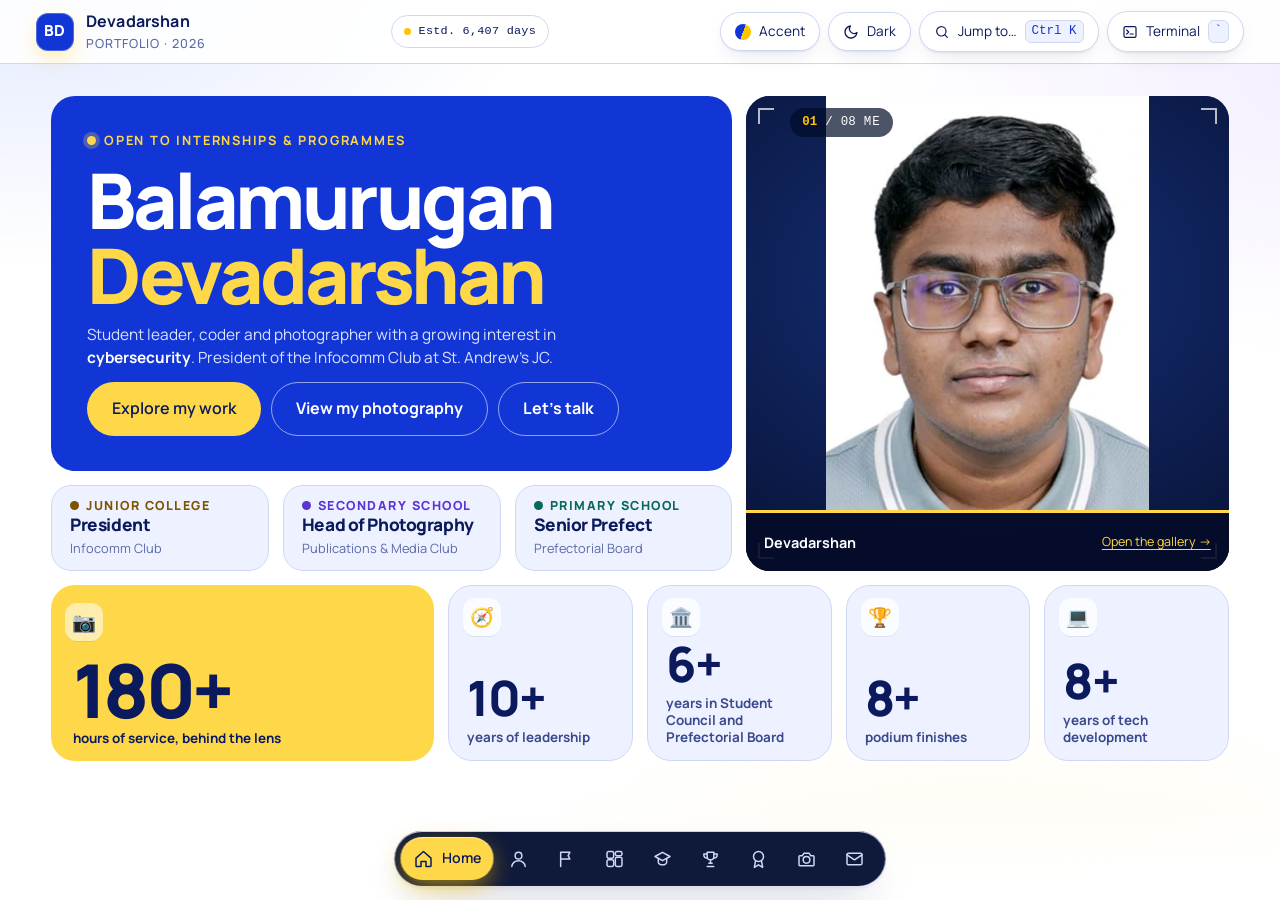
<file: index.html>
<!DOCTYPE html>
<html lang="en" class="no-js">
<head>
<script>try{var s=localStorage.getItem("theme");if(s==="dark"||(!s&&matchMedia("(prefers-color-scheme: dark)").matches))document.documentElement.dataset.theme="dark"}catch(e){}</script>
<meta charset="utf-8">
<meta name="viewport" content="width=device-width, initial-scale=1, viewport-fit=cover">
<script>try{var A={royal:["#1236d6","18,54,214","#fdc500","253,197,0"],emerald:["#0a7a55","10,122,85","#ffd166","255,209,102"],violet:["#6d28d9","109,40,217","#fbbf24","251,191,36"],crimson:["#c81d3a","200,29,58","#ffd166","255,209,102"],teal:["#0e7490","14,116,144","#fb923c","251,146,60"],rose:["#be185d","190,24,93","#fcd34d","252,211,77"],slate:["#334155","51,65,85","#38bdf8","56,189,248"],amber:["#b45309","180,83,9","#fde68a","253,230,138"]},k=localStorage.getItem("accent"),c=A[k];if(c&&k!=="royal"){var s=document.documentElement.style;s.setProperty("--brand",c[0]);s.setProperty("--brand-rgb",c[1]);s.setProperty("--pop",c[2]);s.setProperty("--pop-rgb",c[3]);s.setProperty("--c1",c[0]);s.setProperty("--c3",c[2])}}catch(e){}</script>
<script>document.documentElement.className='js';try{if(localStorage.getItem("look")!=="classic")document.documentElement.classList.add("px")}catch(e){document.documentElement.classList.add("px")}</script>
<title>Balamurugan Devadarshan | Portfolio: Python, cybersecurity &amp; leadership</title>
<meta name="description" content="Portfolio of Balamurugan Devadarshan (Devadarshan), a Singaporean student at St. Andrew's Junior College, President of the Infocomm Club. Python, cybersecurity, public speaking, photography and a decade of student leadership.">
<meta name="author" content="Balamurugan Devadarshan">
<meta name="keywords" content="Balamurugan Devadarshan, Devadarshan, portfolio, Singapore student, Python, cybersecurity, CTF, Infocomm Club, St. Andrew's Junior College, SG Wayfinder, Casebook 221B, Crack the Password, Focal">
<meta name="theme-color" media="(prefers-color-scheme: light)" content="#ffffff"><meta name="theme-color" media="(prefers-color-scheme: dark)" content="#060b1f"><meta name="color-scheme" content="light dark">
<link rel="apple-touch-icon" href="assets/apple-touch-icon.png">
<link rel="canonical" href="https://devadd2105-max.github.io/">
<link rel="icon" href="assets/favicon.svg" type="image/svg+xml">
<meta property="og:type" content="website">
<meta property="og:site_name" content="Balamurugan Devadarshan">
<meta property="og:title" content="Balamurugan Devadarshan | Portfolio">
<meta property="og:description" content="Python, cybersecurity and leadership. Student at St. Andrew's Junior College, President of the Infocomm Club.">
<meta property="og:url" content="https://devadd2105-max.github.io/">
<meta property="og:image" content="https://devadd2105-max.github.io/assets/og-image.png">
<meta name="twitter:card" content="summary_large_image">
<script type="application/ld+json">
{
  "@context": "https://schema.org",
  "@type": "Person",
  "name": "Balamurugan Devadarshan",
  "alternateName": "Devadarshan",
  "url": "https://devadd2105-max.github.io/",
  "image": "https://devadd2105-max.github.io/moments/devadarshan-portrait.webp",
  "jobTitle": "Student",
  "description": "Student at St. Andrew's Junior College, Singapore. President of the Infocomm Club with an interest in Python, cybersecurity and leadership.",
  "nationality": "Singaporean",
  "alumniOf": [
    { "@type": "CollegeOrUniversity", "name": "St. Andrew's Junior College" },
    { "@type": "School", "name": "Swiss Cottage Secondary School" }
  ],
  "sameAs": ["https://github.com/devadd2105-max"],
  "knowsAbout": ["Python", "Cybersecurity", "Capture the flag", "Leadership", "Photography", "Public speaking"]
}
</script>
<link rel="preconnect" href="https://fonts.googleapis.com"><link rel="preconnect" href="https://fonts.gstatic.com" crossorigin><link rel="stylesheet" href="https://fonts.googleapis.com/css2?family=Manrope:wght@400;500;600;700;800&display=swap">
<link rel="stylesheet" href="style.css?v=ae462426">
<link rel="stylesheet" href="polish.css?v=35a99f01">
</head>
<body>
<a class="skip" href="#main">Skip to content</a>
<canvas id="net" aria-hidden="true"></canvas>

<header class="topbar">
  <a class="brand" href="#home" data-go="home" aria-label="Balamurugan Devadarshan, home">
    <span class="logo">BD</span>
    <span>Devadarshan<small>Portfolio · 2026</small></span>
  </a>
  <span class="est mono" id="est" title="Days since 21 May 2009" aria-label="Established 21 May 2009" hidden><span class="vdot" aria-hidden="true"></span><span id="estt"></span></span>
  <div class="tools">
    <div class="acc"><button class="ibtn" type="button" id="accBtn" aria-label="Choose accent colour" aria-expanded="false" aria-controls="accPop"><span class="acc-dot" aria-hidden="true"></span><span class="lbl">Accent</span></button><div class="acc-pop" id="accPop" role="dialog" aria-label="Accent colour"><h4>Pick your accent</h4><div class="acc-grid" id="accGrid"></div><p class="acc-name" id="accName">Royal</p></div></div>
    <button class="ibtn" type="button" id="themeBtn" aria-label="Switch to dark mode" aria-pressed="false"><svg class="i-moon" viewBox="0 0 24 24" width="16" height="16" fill="none" stroke="currentColor" stroke-width="2" stroke-linecap="round" stroke-linejoin="round" aria-hidden="true"><path d="M21 12.8A9 9 0 1 1 11.2 3a7 7 0 0 0 9.8 9.8z"/></svg><svg class="i-sun" viewBox="0 0 24 24" width="16" height="16" fill="none" stroke="currentColor" stroke-width="2" stroke-linecap="round" stroke-linejoin="round" aria-hidden="true"><circle cx="12" cy="12" r="4"/><path d="M12 2v2M12 20v2M4.9 4.9l1.4 1.4M17.7 17.7l1.4 1.4M2 12h2M20 12h2M4.9 19.1l1.4-1.4M17.7 6.3l1.4-1.4"/></svg><span class="lbl">Dark</span></button>
    <button class="ibtn" type="button" id="openPal" aria-label="Open command menu"><svg class="" viewBox="0 0 24 24" fill="none" stroke="currentColor" stroke-width="1.8" stroke-linecap="round" stroke-linejoin="round" aria-hidden="true"><circle cx="11" cy="11" r="7"/><path d="M20 20l-4-4"/></svg><span class="lbl">Jump to…</span><kbd>Ctrl K</kbd></button>
    <button class="ibtn" type="button" id="openTerm" aria-label="Open terminal" aria-expanded="false" aria-controls="drawer"><svg class="" viewBox="0 0 24 24" fill="none" stroke="currentColor" stroke-width="1.8" stroke-linecap="round" stroke-linejoin="round" aria-hidden="true"><rect x="3" y="4" width="18" height="16" rx="2"/><path d="M7 9l3 3-3 3M12 15h5"/></svg><span class="lbl">Terminal</span><kbd>`</kbd></button>
  </div>
</header>

<main id="main" class="app">

<!-- ============ HOME ============ -->
<section tabindex="-1" class="view active" id="home" data-title="Home" aria-labelledby="hero-title">
  <div class="wrap home">
    <div class="bh">
      <div class="bt bt-name">
        <p class="status"><span class="dot"></span> Open to internships &amp; programmes</p>
        <h1 class="name" id="hero-title"><span class="a" data-scr>Balamurugan</span> <span class="b" data-scr>Devadarshan</span></h1>
        <p class="lead">Student leader, coder and photographer with a growing interest in <strong>cybersecurity</strong>. President of the Infocomm Club at St. Andrew's JC.</p>
        <div class="actions">
          <a class="btn primary mag" href="#projects" data-go="projects">Explore my work</a>
          <a class="btn ghost mag" href="#photography" data-go="photography">View my photography</a>
          <a class="btn ghost mag" href="#contact" data-go="contact">Let's talk</a>
        </div>
      </div>
      <figure class="vf bt-photo" id="vf">
        <div class="vf-frame tilt"><div class="vf-bd" id="vfbd" aria-hidden="true"></div>
          <img class="vfi on" src="moments/devadarshan-portrait.webp" alt="Portrait of Balamurugan Devadarshan in school blazer and tie" style="object-fit:contain;object-position:50% 40%;background:#fff" data-l="Me" data-t="Devadarshan" width="405" height="523" fetchpriority="high" decoding="async"><img class="vfi" src="moments/me-boat.webp" alt="Devadarshan on a mangrove boat tour" style="object-position:50% 42%" data-l="Me" data-t="On a mangrove tour" loading="lazy" decoding="async"><img class="vfi app" src="moments/app-clearway.webp" alt="Screenshot of Clearway, a lunar landing-site planner comparing sites by sunlight and Earth link" style="object-position:50% 50%" data-l="Project" data-t="Clearway · NASA Space Apps 2026" data-go="projects" data-link="See the project" loading="lazy" decoding="async"><img class="vfi" src="photography/best-jellyfish-sm.webp" alt="A swirl of sea nettle jellyfish glowing against a black aquarium" style="object-position:50% 50%" data-l="Featured" data-t="Jellyfish" loading="lazy" decoding="async"><img class="vfi app" src="moments/app-sgwayfinder.webp" alt="Title screen of SG Wayfinder, a Singapore navigation game with a train-line map graphic" style="object-position:50% 50%" data-l="Project" data-t="SG Wayfinder" data-go="projects" data-link="See the project" loading="lazy" decoding="async"><img class="vfi" src="photography/best-clownfish-sm.webp" alt="A clownfish facing the camera against a soft blue background" style="object-position:50% 40%" data-l="Featured" data-t="Clownfish" loading="lazy" decoding="async"><img class="vfi" src="photography/best-bw-tree-sm.webp" alt="Black and white view up into a Supertree walkway at night" style="object-position:50% 50%" data-l="Featured" data-t="Supertree, in black and white" loading="lazy" decoding="async"><img class="vfi" src="photography/temple-gopuram-sm.webp" alt="Colourful sculpted gopuram of a Hindu temple against a deep blue sky" style="object-position:50% 50%" data-l="Heritage" data-t="Gopuram" loading="lazy" decoding="async">
          <i class="cb tl"></i><i class="cb tr"></i><i class="cb bl"></i><i class="cb br"></i>
          <span class="thirds" aria-hidden="true"></span>
          <span class="vf-top mono"><b id="vfn">01</b>/<span id="vfc">08</span> <em id="vfl">Me</em></span>
          <figcaption class="vf-cap"><b id="vft">Devadarshan</b><a href="#photography" data-go="photography">Open the gallery &rarr;</a></figcaption>
          <span class="vf-bar" aria-hidden="true"><i id="vfb"></i></span>
        </div>
      </figure>
      <ul class="bt-roles" aria-label="Featured leadership roles">
        <li><button type="button" class="rcard" data-go="leadership" data-role="0"><span class="mono">Junior College</span><b>President</b><span>Infocomm Club</span></button></li>
        <li><button type="button" class="rcard" data-go="leadership" data-role="3"><span class="mono">Secondary School</span><b>Head of Photography</b><span>Publications &amp; Media Club</span></button></li>
        <li><button type="button" class="rcard" data-go="leadership" data-role="8"><span class="mono">Primary School</span><b>Senior Prefect</b><span>Prefectorial Board</span></button></li>
      </ul>
      <div class="bt bt-big"><span class="em" aria-hidden="true">📷</span><b>180+</b><span class="lab">hours of service, behind the lens</span></div>
      <ul class="bt-stats" aria-label="At a glance">
        <li class="bt"><span class="em" aria-hidden="true">🧭</span><b>10+</b><span class="lab">years of leadership</span></li>
        <li class="bt"><span class="em" aria-hidden="true">🏛️</span><b>6+</b><span class="lab">years in Student Council and Prefectorial Board</span></li>
        <li class="bt"><span class="em" aria-hidden="true">🏆</span><b>8+</b><span class="lab">podium finishes</span></li>
        <li class="bt"><span class="em" aria-hidden="true">💻</span><b>8+</b><span class="lab">years of tech development</span></li>
      </ul>
    </div>
    <p class="visits" data-visits hidden aria-live="polite"><span class="vdot" aria-hidden="true"></span><span class="vtxt"></span></p>
  </div>
</section>

<!-- ============ ABOUT ============ -->
<section tabindex="-1" class="view" id="about" data-title="About" aria-labelledby="about-h">
  <div class="wrap">
    <div class="head"><p class="eyebrow mono">About</p><h2 class="vh2" id="about-h">Who am <em>I</em>?</h2></div>
    <div class="about">
      <div>
        <div class="prose">
          <p>Hi, I'm <strong>Devadarshan</strong>, a student at <strong>St. Andrew's Junior College</strong>. I'm deeply passionate about technology, and I like turning what I learn into things other people can use and enjoy.</p>
          <p>I have a Python background and a growing focus on <strong>cybersecurity</strong>, which I am keen to keep exploring through projects, competitions and, in time, national service.</p>
          <p>The thread through everything I do: I like leading people, learning how systems work, and figuring out how to keep them safe. I've led continuously since 2016, from primary school prefect to President of the Infocomm Club. Away from the screen I'm a prize-winning Tamil speaker, a photographer, a Taekwondo green belt, a beginner guitarist, an avid reader and a proud Holmesian.</p>
        </div>
        <div class="pillars">
          <div class="card"><h3>Lead</h3><p>Prefect, Student Council, class committees and now Infocomm Club President.</p></div>
          <div class="card"><h3>Build</h3><p>Python projects, web apps and games such as SG Wayfinder, Casebook 221B and Focal.</p></div>
          <div class="card"><h3>Speak</h3><p>Tamil and English speech, storytelling and event hosting.</p></div>
        </div>
        <ul class="chips" aria-label="Skills and interests"><li>Python</li><li>Cybersecurity</li><li>JavaScript</li><li>Public speaking</li><li>Team leadership</li><li>People management</li><li>Duty rotation planning</li><li>Photography</li><li>Reading</li></ul>
      </div>
      <div class="aside"><figure class="card portrait"><img src="moments/devadarshan-portrait.webp" width="413" height="531" alt="Portrait of Balamurugan Devadarshan, wearing glasses and a grey polo shirt" decoding="async" fetchpriority="low"><figcaption><b>Balamurugan Devadarshan</b><span>St. Andrew's Junior College, Singapore</span></figcaption></figure><div class="card code" aria-label="Profile as code">
        <div class="hud-bar"><i></i><i></i><i></i><span>profile.py</span></div>
<pre class="mono"><span class="c"># profile.py</span>
<span class="kw">class</span> <span class="fn">Devadarshan</span>:
    school   = <span class="s">"St. Andrew's JC"</span>
    leads    = <span class="s">"Infocomm Club"</span>
    language = <span class="s">"Python"</span>
    focus    = [<span class="s">"cybersecurity"</span>,
                <span class="s">"leadership"</span>]
    goal     = <span class="s">"cybersecurity and technology"</span>

    <span class="kw">def</span> <span class="fn">available</span>(self):
        <span class="kw">return</span> <span class="s">"internships, programmes"</span>

<span class="c">&gt;&gt;&gt;</span> Devadarshan().available()
<span class="ok">'internships, programmes'</span></pre>
      </div></div>
    </div>
    <div class="me-grid">
      <div class="card edu">
        <span class="lab mono">Education</span>
        <ul class="edu-l">
          <li><b>St. Andrew's Junior College</b><small class="mono">2026 &ndash; present</small><span>H2 Chemistry, H2 Mathematics, H2 Physics, H1 Economics, H1 General Paper</span></li>
          <li><b>Swiss Cottage Secondary School</b><small class="mono">2022 &ndash; 2025</small><span>Triple Science, Geography stream</span></li>
          <li><b>Dazhong Primary School</b><small class="mono">to 2021</small></li>
        </ul>
      </div>
      <div class="card mm">
        <span class="lab mono">What makes me, me</span>
        <div class="fchips tabs" role="tablist" aria-label="About me" id="mmt">
          <button type="button" role="tab" aria-selected="true" aria-controls="mm0" id="mt0"><span class="ico" aria-hidden="true">✨</span>Interests</button>
          <button type="button" role="tab" aria-selected="false" aria-controls="mm1" id="mt1"><span class="ico" aria-hidden="true">💪</span>Strengths</button>
          <button type="button" role="tab" aria-selected="false" aria-controls="mm2" id="mt2"><span class="ico" aria-hidden="true">🚀</span>Aspirations</button>
          <button type="button" role="tab" aria-selected="false" aria-controls="mm3" id="mt3"><span class="ico" aria-hidden="true">🧭</span>Values</button>
        </div>
        <div class="tpanel" role="tabpanel" id="mm0" aria-labelledby="mt0"><ul class="chips"><li><span class="ico" aria-hidden="true">🐍</span>Python &amp; building things</li><li><span class="ico" aria-hidden="true">🛡️</span>Cybersecurity &amp; CTFs</li><li><span class="ico" aria-hidden="true">📷</span>Photography</li><li><span class="ico" aria-hidden="true">🎤</span>Tamil speech</li><li><span class="ico" aria-hidden="true">📚</span>Reading</li><li><span class="ico" aria-hidden="true">🕵️</span>Sherlock Holmes</li><li><span class="ico" aria-hidden="true">🎸</span>Guitar</li><li><span class="ico" aria-hidden="true">🥋</span>Taekwondo</li><li><span class="ico" aria-hidden="true">🏊</span>Swimming</li></ul></div>
        <div class="tpanel" role="tabpanel" id="mm1" aria-labelledby="mt1" hidden><ul class="pts">
          <li><b>Leading people.</b> President of the Infocomm Club, Head of Photography, Student Council, Senior Prefect. <a href="#leadership" data-go="leadership">See the roles &rarr;</a></li>
          <li><b>Building.</b> Clearway, SG Wayfinder, Casebook 221B, Crack the Password and Focal, all with no dependencies to install. <a href="#projects" data-go="projects" data-tab="1">See the code &rarr;</a></li>
          <li><b>Speaking.</b> First Prize at Literary Confluence, Tamil speech podiums, emcee at the JC Cyber Sports Day. <a href="#awards" data-go="awards">See the awards &rarr;</a></li>
          <li><b>Teaching.</b> I taught juniors photography, co-created Capture Beginnings and run a Python and cybersecurity session.</li>
        </ul></div>
        <div class="tpanel" role="tabpanel" id="mm2" aria-labelledby="mt2" hidden><p>To study and work in <strong>cybersecurity and technology</strong>, with an open mind about where it leads. Next steps: finish my Sentinel coursework and a first internship or programme, work through the Google Cybersecurity Certificate, CS50 and TryHackMe paths, and keep growing the Infocomm Club.</p></div>
        <div class="tpanel" role="tabpanel" id="mm3" aria-labelledby="mt3" hidden><ul class="pts">
          <li><b>Service.</b> Volunteering, the Welfare Committee, and the Serving Beyond Self Award.</li>
          <li><b>Perseverance.</b> The Perseverance Award for refining a prototype again and again.</li>
          <li><b>Sharing what I learn.</b> Termly Science Ambassador sharings, photography lessons and Infocomm sessions.</li>
        </ul></div>
        <blockquote class="refl">As Head of Photography I tried to cultivate my juniors' love for photography as much as their technique. I think good teams run on shared love for the work, not just instructions.</blockquote>
      </div>
    </div>
    <div class="beyond" aria-label="Beyond the screen">
      <div class="card"><span class="bico" aria-hidden="true">🎤</span><span class="lab mono">Speech</span><h3>Tamil speech</h3><p>Won many Tamil speech competitions. Best results: <b class="gold">First Prize at Literary Confluence</b> and <b class="gold">a podium finish at Navarasa Maedai</b>.</p></div>
      <div class="card"><span class="bico" aria-hidden="true">🥋</span><span class="lab mono">Active &amp; musical</span><h3>Taekwondo, swimming and guitar</h3><p><b class="belt">Green Belt</b> in Taekwondo, a <b class="silv">Silver Certificate</b> in swimming, and a beginner guitarist.</p></div>
      <div class="card"><span class="bico" aria-hidden="true">📚</span><span class="lab mono">Books</span><h3>Avid reader</h3><p>Always in the middle of a book, from cricket and business to cybersecurity and crime.</p></div>
      <div class="card"><span class="bico" aria-hidden="true">🕵️</span><span class="lab mono">Fandom</span><h3>Proud Holmesian</h3><p>A devoted Sherlock Holmes fan, and always up for a mystery.</p></div>
    </div>
  </div>
</section>

<!-- ============ LEADERSHIP ============ -->
<section tabindex="-1" class="view" id="leadership" data-title="Leadership" aria-labelledby="lead-h">
  <div class="wrap">
    <div class="head lh"><div><p class="eyebrow mono">Leadership</p><h2 class="vh2" id="lead-h">A decade of leading, <em>in order</em></h2>
    <p class="sub">Pick a role to open it. Each bar shows the years I held it. Arrow keys also work.</p></div>
    <ul class="kstats" aria-label="Leadership at a glance"><li><b>10+</b><span>years leading</span></li><li><b>180+</b><span>hours of service behind the lens</span></li><li><b>50+</b><span>hours planning duties and guiding juniors</span></li><li><b>6+</b><span>years in Student Council and Prefectorial Board</span></li></ul></div>
    <div class="md">
      <div class="railwrap"><ul class="stagekey" aria-label="School stages"><li data-s="p">Primary</li><li data-s="s">Secondary</li><li data-s="j">Junior College</li></ul><div class="axis mono" aria-hidden="true"><span data-s="p">2016</span><span data-s="s">2022</span><span data-s="j">2026</span><i class="scale"></i></div>
      <div class="rl" role="tablist" aria-label="Leadership roles" aria-orientation="vertical" id="rl"><button type="button" role="tab" id="lt0" class="fav" aria-controls="lp0" aria-selected="true" tabindex="0"><small>2026 – Present</small><b>President, Infocomm Club</b><span class="trk" aria-hidden="true"><i style="left:90.91%;width:9.09%"></i></span></button><button type="button" role="tab" id="lt1" aria-controls="lp1" aria-selected="false" tabindex="-1"><small>2026</small><b>ChrySAlis 2026</b><span class="trk" aria-hidden="true"><i style="left:90.91%;width:9.09%"></i></span></button><button type="button" role="tab" id="lt2" aria-controls="lp2" aria-selected="false" tabindex="-1"><small>2018 – 2026</small><b>Class Committee roles</b><span class="trk" aria-hidden="true"><i style="left:18.18%;width:81.82%"></i></span></button><button type="button" role="tab" id="lt3" class="fav" aria-controls="lp3" aria-selected="false" tabindex="-1"><small>2024 – 2025</small><b>Head of Photography</b><span class="trk" aria-hidden="true"><i style="left:72.73%;width:18.18%"></i></span></button><button type="button" role="tab" id="lt4" aria-controls="lp4" aria-selected="false" tabindex="-1"><small>2022 – 2025</small><b>Student Council Member</b><span class="trk" aria-hidden="true"><i style="left:54.55%;width:36.36%"></i></span></button><button type="button" role="tab" id="lt5" aria-controls="lp5" aria-selected="false" tabindex="-1"><small>2023 – 2025</small><b>Science Ambassador</b><span class="trk" aria-hidden="true"><i style="left:63.64%;width:27.27%"></i></span></button><button type="button" role="tab" id="lt6" aria-controls="lp6" aria-selected="false" tabindex="-1"><small>2024</small><b>Capture Beginnings (SIP)</b><span class="trk" aria-hidden="true"><i style="left:72.73%;width:9.09%"></i></span></button><button type="button" role="tab" id="lt7" aria-controls="lp7" aria-selected="false" tabindex="-1"><small>2022 – 2024</small><b>Debate, Member</b><span class="trk" aria-hidden="true"><i style="left:54.55%;width:27.27%"></i></span></button><button type="button" role="tab" id="lt8" class="fav" aria-controls="lp8" aria-selected="false" tabindex="-1"><small>2016 – 2021</small><b>Senior Prefect</b><span class="trk" aria-hidden="true"><i style="left:0.00%;width:54.55%"></i></span></button></div></div>
      <div class="pwrap"><article class="card panel hasph" role="tabpanel" id="lp0" aria-labelledby="lt0" ><div class="pbody"><div class="ph"><div><span class="when">2026 – Present</span><h3>President, Infocomm Club</h3><p class="where mono">St. Andrew's Junior College</p></div><div class="kn"><div><b>Now</b><span>current role</span></div></div></div><p>Leading the club, including hands-on sessions that introduce students to Python and cybersecurity, and running the club's showcase and outreach activities.</p><ul class="pts"><li><b>Overall Lead, Discovery Fortnight (24 Nov 2026):</b> planned and led the club's 90-minute Python + cybersecurity session, where students built their own password checker</li><li>Planning for hosting a visiting school on 12 Jan 2027</li><li><a href="#programmes" data-go="programmes">See the photos and reflection &rarr;</a></li></ul></div><figure class="pf"><img src="moments/prev-president.webp" alt="With the previous Infocomm Club President"><figcaption>With the previous Infocomm Club President</figcaption></figure><figure class="pf team"><img src="moments/infocomm-team.webp" style="width:100%;height:auto;object-fit:cover;aspect-ratio:4/3;max-height:480px" alt="The Infocomm Club team in black SAINTS Infocomm shirts on the school stands, with the President at the centre of the front row" width="1500" height="1125"><figcaption>The Infocomm Club team</figcaption></figure><figure class="pf excos"><img src="moments/infocomm-excos.webp" style="width:100%;height:auto;object-fit:cover;aspect-ratio:16/9" alt="The President with two Infocomm Club ICs in SAINTS Infocomm shirts, one giving thumbs up and one a peace sign" width="1600" height="739"><figcaption>With two Infocomm Club ICs</figcaption></figure><figure class="pf team"><img src="moments/df-group.webp" style="width:100%;height:auto;object-fit:cover;aspect-ratio:4/3;max-height:480px" alt="The Discovery Fortnight group with the Infocomm Club ICs and teacher in the computer lab" width="1400" height="1050"><figcaption>Discovery Fortnight, 24 Nov 2026: I was Overall Lead</figcaption></figure><figure class="pf"><img src="moments/df-present-1.webp" alt="Presenting the password checker build to students" width="1365" height="1024"><figcaption>Leading the session</figcaption></figure><figure class="pf awardspic"><img src="moments/infocomm-awards.webp" style="width:100%;height:auto;object-fit:cover;aspect-ratio:4/3;max-height:560px" alt="Announcing awards at the school assembly stage, holding a phone and speaking into a microphone" width="1500" height="1126"><figcaption>Announcing awards as Infocomm Club President</figcaption></figure></article><article class="card panel hasph" role="tabpanel" id="lp1" aria-labelledby="lt1" hidden><div class="pbody"><div class="ph"><div><span class="when">2026</span><h3>ChrySAlis 2026</h3><p class="where mono">St. Andrew's Junior College</p></div></div><p>Took part in ChrySAlis 2026, an elite programme for leaders of St. Andrew's Junior College.</p></div><figure class="pf team"><img src="moments/chrysalis-group.webp" style="width:100%;height:auto;object-fit:cover;aspect-ratio:1600/1066" alt="The ChrySAlis 2026 group in navy SAINTS ChrySAlis shirts, posing together on the stands of a lecture theatre" width="1600" height="1066"><figcaption>The ChrySAlis 2026 group</figcaption></figure><figure class="pf team"><img src="moments/chrysalis-hands.webp" style="width:100%;height:auto;object-fit:cover;aspect-ratio:1600/1067" alt="The ChrySAlis 2026 group in a classroom, all making circles with their hands around their eyes, with the front row crouching" width="1600" height="1067"><figcaption>Our group photo during the programme</figcaption></figure></article><article class="card panel" role="tabpanel" id="lp2" aria-labelledby="lt2" hidden><div class="pbody"><div class="ph"><div><span class="when">2018 – 2026</span><h3>Class Committee roles</h3><p class="where mono">Swiss Cottage Secondary School and St. Andrew's JC</p></div></div><p>Class roles across primary school, secondary school and junior college.</p><ul class="pts"><li>Class committee member from 2018 in primary school</li><li>ICT / IT Rep: 2022, 2025, 2026</li><li>Biology Rep: 2024, 2025</li><li>Literature Rep: 2022, 2023</li><li>Classroom Care Ambassador: 2023</li><li>Economics Rep: 2026</li></ul></div></article><article class="card panel hasph" role="tabpanel" id="lp3" aria-labelledby="lt3" hidden><div class="pbody"><div class="ph"><div><span class="when">2024 – 2025</span><h3>Head of Photography</h3><p class="where mono">Publications &amp; Media Club, Swiss Cottage Secondary School</p></div><div class="kn"><div><b>180+</b><span>hours behind the lens</span></div><div><b>50+</b><span>hours planning duties and guiding juniors</span></div></div></div><p>Led the photography team and taught students the art of photography, cultivating their love for it as much as their technique.</p><ul class="pts"><li>Planned the duty rotations (50+ hours of planning duties and guiding juniors)</li><li>Received the club's Certificate of Distinction (26 Sep 2025)</li><li>Singapore Youth Photographer Award and Better Internet Video Challenge on my club record</li><li><a href="#photography" data-go="photography">See my photography →</a></li></ul></div><figure class="pf"><img src="moments/prev-photo-head.webp" alt="With the Head of Photography before me"><figcaption>With the Head of Photography before me</figcaption></figure></article><article class="card panel" role="tabpanel" id="lp4" aria-labelledby="lt4" hidden><div class="pbody"><div class="ph"><div><span class="when">2022 – 2025</span><h3>Student Council Member</h3><p class="where mono">Swiss Cottage Secondary School</p></div><div class="kn"><div><b>4</b><span>years of service</span></div><div><b>3</b><span>committees</span></div></div></div><p>Four years of service across three committees, and the bridge between the Publications &amp; Media Club and the Student Council.</p><ul class="pts"><li>One term on the Bonding Committee and one on the Welfare Committee</li><li>More than two years on the Events Committee</li><li>Headed a few training programmes</li><li>Helped plan SC POP and the 2022 and 2025 Graduation Nights</li><li>Served on the Backstage Crew, where planning and teamwork keep an event running smoothly</li><li><b>2023:</b> Assistant Group Leader for the Secondary 1 Orientation</li><li><b>2024:</b> Orientation Group Leader and Ops Team: Team IC, as Game Lead for Game 1 and Walkie Talkie IC for Game 2</li><li><b>2025:</b> Orientation Group Leader</li></ul></div></article><article class="card panel" role="tabpanel" id="lp5" aria-labelledby="lt5" hidden><div class="pbody"><div class="ph"><div><span class="when">2023 – 2025</span><h3>Science Ambassador</h3><p class="where mono">Swiss Cottage Secondary School</p></div><div class="kn"><div><b>3</b><span>years</span></div><div><b>5</b><span>in my compost bin group</span></div></div></div><p>Selected as a student ambassador for science, based on my Science score at the end of Secondary 1.</p><ul class="pts"><li>Compost Bin Rep: compost bin IC for a year, leading a group of 5</li><li>Carried out termly sharings</li><li>Attended all programmes</li></ul></div></article><article class="card panel" role="tabpanel" id="lp6" aria-labelledby="lt6" hidden><div class="pbody"><div class="ph"><div><span class="when">2024</span><h3>Capture Beginnings (SIP)</h3><p class="where mono">Student-initiated project, Swiss Cottage Secondary School</p></div><div class="kn"><div><b>7</b><span>lessons</span></div><div><b>30</b><span>places planned</span></div></div></div><p>Co-created a photography course for students outside the Publications &amp; Media Club, under the line <em>Framing memories, one click at a time</em>.</p><ul class="pts"><li>Seven one-hour lessons on mobile and camera photography, planned for up to 30 students in pairs</li><li>One of the lesson leaders</li><li>Sign-up and advertising: posters, broadcast messages and a hall presentation</li><li><a href="#projects" data-go="projects">Read the project details →</a></li></ul></div></article><article class="card panel" role="tabpanel" id="lp7" aria-labelledby="lt7" hidden><div class="pbody"><div class="ph"><div><span class="when">2022 – 2024</span><h3>Debate, Member</h3><p class="where mono">Swiss Cottage Secondary School</p></div><div class="kn"><div><b>3</b><span>years</span></div></div></div><p>Attended the full training programme with an external tutor and took part in mock debates.</p></div></article><article class="card panel" role="tabpanel" id="lp8" aria-labelledby="lt8" hidden><div class="pbody"><div class="ph"><div><span class="when">2016 – 2021</span><h3>Senior Prefect</h3><p class="where mono">Prefectorial Board, primary school</p></div><div class="kn"><div><b>5</b><span>years</span></div></div></div><p>Where the leadership journey started: five years on the Prefectorial Board, finishing as a Senior Prefect.</p></div></article></div>
    </div>
  </div>
</section>

<!-- ============ PROJECTS ============ -->
<section tabindex="-1" class="view" id="projects" data-title="Projects" aria-labelledby="pr-h">
  <div class="wrap">
    <div class="head"><p class="eyebrow mono">Projects</p><h2 class="vh2" id="pr-h">Things I've <em>built</em></h2>
    <p class="sub">Case studies, the real code behind them, and a live demo you can try. Most of my code is public on <a href="https://github.com/devadd2105-max" target="_blank" rel="noopener">GitHub</a>. I-Think, Pro-Board and econs-arena are private repositories.</p>
    <div class="repomini" aria-labelledby="rm-h"><div class="rm-h"><h3 id="rm-h">All 19 repositories</h3><p class="mono"><b>16</b> public &middot; <b>3</b> private (dashed, &#128274;)</p></div><ul><li style="--c:#e5484d"><a class="rrow" href="https://github.com/devadd2105-max/DevSearch" target="_blank" rel="noopener"><span class="ri" aria-hidden="true">🔎</span><span class="rt"><b>DevSearch</b><small class="mono">Public</small></span></a></li><li style="--c:#3b82f6"><a class="rrow" href="https://github.com/devadd2105-max/Plain-Sign" target="_blank" rel="noopener"><span class="ri" aria-hidden="true">📝</span><span class="rt"><b>Plain-Sign</b><small class="mono">Public</small></span></a></li><li style="--c:#16a34a"><a class="rrow" href="https://github.com/devadd2105-max/Evolutionary-Design" target="_blank" rel="noopener"><span class="ri" aria-hidden="true">🧬</span><span class="rt"><b>Evolutionary-Design</b><small class="mono">Public</small></span></a></li><li style="--c:#3b82f6"><a class="rrow" href="https://github.com/devadd2105-max/Headroom" target="_blank" rel="noopener"><span class="ri" aria-hidden="true">📊</span><span class="rt"><b>Headroom</b><small class="mono">Public</small></span></a></li><li style="--c:#16a34a"><a class="rrow" href="https://github.com/devadd2105-max/Wobble-Cricket" target="_blank" rel="noopener"><span class="ri" aria-hidden="true">🏏</span><span class="rt"><b>Wobble-Cricket</b><small class="mono">Public</small></span></a></li><li style="--c:#16a34a"><a class="rrow" href="https://github.com/devadd2105-max/Wobble-Cricket-Original" target="_blank" rel="noopener"><span class="ri" aria-hidden="true">🕹️</span><span class="rt"><b>Wobble-Cricket-Original</b><small class="mono">Public</small></span></a></li><li style="--c:#3b82f6"><a class="rrow" href="https://github.com/devadd2105-max/Focal" target="_blank" rel="noopener"><span class="ri" aria-hidden="true">📷</span><span class="rt"><b>Focal</b><small class="mono">Public</small></span></a></li><li style="--c:#3b82f6"><a class="rrow" href="https://github.com/devadd2105-max/devadd2105-max.github.io" target="_blank" rel="noopener"><span class="ri" aria-hidden="true">🌐</span><span class="rt"><b>devadd2105-max.github.io</b><small class="mono">Public</small></span></a></li><li style="--c:#f59e0b"><a class="rrow" href="https://github.com/devadd2105-max/Devadarshan-s-Python" target="_blank" rel="noopener"><span class="ri" aria-hidden="true">🐍</span><span class="rt"><b>Devadarshan-s-Python</b><small class="mono">Public</small></span></a></li><li style="--c:#06b6d4"><div class="rrow priv"><span class="ri" aria-hidden="true">🧠</span><span class="rt"><b>I-Think</b><small class="mono">Private</small></span><span aria-hidden="true">&#128274;</span></div></li><li style="--c:#f59e0b"><a class="rrow" href="https://github.com/devadd2105-max/Research-Desk" target="_blank" rel="noopener"><span class="ri" aria-hidden="true">📈</span><span class="rt"><b>Research-Desk</b><small class="mono">Public</small></span></a></li><li style="--c:#f59e0b"><div class="rrow priv"><span class="ri" aria-hidden="true">🏟️</span><span class="rt"><b>econs-arena</b><small class="mono">Private</small></span><span aria-hidden="true">&#128274;</span></div></li><li style="--c:#06b6d4"><a class="rrow" href="https://github.com/devadd2105-max/I-Mirror" target="_blank" rel="noopener"><span class="ri" aria-hidden="true">📱</span><span class="rt"><b>I-Mirror</b><small class="mono">Public</small></span></a></li><li style="--c:#06b6d4"><div class="rrow priv"><span class="ri" aria-hidden="true">⌨️</span><span class="rt"><b>Pro-Board</b><small class="mono">Private</small></span><span aria-hidden="true">&#128274;</span></div></li><li style="--c:#e5484d"><a class="rrow" href="https://github.com/devadd2105-max/Flag-Lab" target="_blank" rel="noopener"><span class="ri" aria-hidden="true">🚩</span><span class="rt"><b>Flag-Lab</b><small class="mono">Public</small></span></a></li><li style="--c:#16a34a"><a class="rrow" href="https://github.com/devadd2105-max/221b-casebook" target="_blank" rel="noopener"><span class="ri" aria-hidden="true">🕵️</span><span class="rt"><b>221b-casebook</b><small class="mono">Public</small></span></a></li><li style="--c:#e5484d"><a class="rrow" href="https://github.com/devadd2105-max/crack-the-password" target="_blank" rel="noopener"><span class="ri" aria-hidden="true">🔑</span><span class="rt"><b>crack-the-password</b><small class="mono">Public</small></span></a></li><li style="--c:#16a34a"><a class="rrow" href="https://github.com/devadd2105-max/sg-WayFinder" target="_blank" rel="noopener"><span class="ri" aria-hidden="true">🗺️</span><span class="rt"><b>sg-WayFinder</b><small class="mono">Public</small></span></a></li><li style="--c:#8b5cf6"><a class="rrow" href="https://github.com/devadd2105-max/Clearway" target="_blank" rel="noopener"><span class="ri" aria-hidden="true">🌙</span><span class="rt"><b>Clearway</b><small class="mono">Public</small></span></a></li><li class="legend" aria-label="Colour key"><b class="lg-t">Colour key</b><ul><li style="--c:#e5484d"><i aria-hidden="true"></i>Security</li><li style="--c:#16a34a"><i aria-hidden="true"></i>Games and simulations</li><li style="--c:#3b82f6"><i aria-hidden="true"></i>Web tools</li><li style="--c:#f59e0b"><i aria-hidden="true"></i>Learning and study</li><li style="--c:#06b6d4"><i aria-hidden="true"></i>Devices and remote</li><li style="--c:#8b5cf6"><i aria-hidden="true"></i>Space</li></ul></li></ul></div>
    <div class="ghp" id="ghp" aria-live="polite">
      <div class="ghp-row"><span class="ghp-dot" aria-hidden="true"></span><div class="ghp-t"><span class="ghp-k mono">Latest push on GitHub</span><b id="ghp-main">Checking GitHub&hellip;</b></div><span class="ghp-when mono" id="ghp-when"></span></div>
      <div class="ghp-lang" id="ghp-lang" hidden><span class="ghp-k mono">Main language across my public repos</span><div class="ghp-bar" id="ghp-bar" role="img" aria-label="Language share"></div><ul class="ghp-key" id="ghp-key"></ul></div>
    </div>
    <p class="live mono" id="live" hidden><span class="vdot" aria-hidden="true"></span><span id="livet"></span></p></div>
    <div class="fchips tabs" role="tablist" aria-label="Project views" id="prt">
      <button type="button" role="tab" aria-selected="true" aria-controls="pp0" id="pt0">Case studies</button>
      <button type="button" role="tab" aria-selected="false" aria-controls="pp1" id="pt1">Code</button>
      <button type="button" role="tab" aria-selected="false" aria-controls="pp2" id="pt2">Live demo</button>
      <button type="button" role="tab" aria-selected="false" aria-controls="pp3" id="pt3">All repos</button>
    </div>

    <div class="tpanel" role="tabpanel" id="pp0" aria-labelledby="pt0">
    <div class="bento">
      <button type="button" class="card tile hero-tile t-a" data-modal="m-clear">
        <span class="tag mono">NASA Space Apps Challenge 2026 submission</span>
        <h3>Clearway</h3>
        <p>A lunar mission browser that compares candidate landing sites for survival and radio contact with Earth, built for the CLPS Lunar Mission Browser challenge.</p>
        <div class="mini"><div><b>15k+</b><span>lines of code</span></div><div><b>0</b><span>npm dependencies</span></div><div><b>Solo</b><span>team DD Engineering</span></div></div>
        <ul class="stack mono"><li>Python (standard library only)</li><li>JavaScript front end</li><li>NASA LOLA elevation data</li></ul>
        <span class="go">Open the case study</span>
      </button>
      <button type="button" class="card tile hero-tile t-b" data-modal="m-way">
        <span class="tag mono">Web game · GitHub</span>
        <h3>SG Wayfinder</h3>
        <p>A Singapore navigation game. You are dropped into Street View somewhere in Singapore with no labels, then work out where you are, plan a route and predict the journey time.</p>
        <div class="mini"><div><b>3</b><span>steps per round: locate, plan, predict</span></div><div><b>110</b><span>approx. MRT stations modelled</span></div><div><b>19</b><span>unit tests</span></div></div>
        <ul class="stack mono"><li>JavaScript (ES modules)</li><li>Hand-written map engine</li><li>OSRM routing</li><li>No build step</li></ul>
        <span class="go">Open the case study</span>
      </button>
      <button type="button" class="card tile t-i" data-modal="m-case">
        <span class="tag mono">Web game · GitHub</span>
        <h3>Casebook 221B</h3>
        <p>A Victorian detective game played as Sherlock Holmes. No menu: type anything you would say or do, and work out who stole the Marlowe Star in five days.</p>
        <ul class="stack mono"><li>JavaScript (ES modules)</li><li>Free-text parser</li><li>No build step</li></ul>
        <span class="go">Open the case study</span>
      </button>
      <button type="button" class="card tile t-j" data-modal="m-crack">
        <span class="tag mono">Security tool · Infocomm Club</span>
        <h3>Crack the Password</h3>
        <p>A browser lab that shows how fast a password falls, with a live entropy meter and a generator for ones that hold. Built for my Discovery Fortnight session.</p>
        <ul class="stack mono"><li>JavaScript</li><li>Entropy model</li><li>Runs offline in the browser</li></ul>
        <span class="go">Open the case study</span>
      </button>
      <button type="button" class="card tile t-k" data-modal="m-focal">
        <span class="tag mono">Photography tool · GitHub</span>
        <h3>Focal</h3>
        <p>A photo coach that runs in your browser. It checks framing, light, sharpness and camera settings, then draws what to fix on the picture. Your photo never leaves the page.</p>
        <ul class="stack mono"><li>JavaScript (ES modules)</li><li>Canvas image analysis</li><li>22 tests</li></ul>
        <span class="go">Open the case study</span>
      </button>
      <button type="button" class="card tile t-l" data-modal="m-ithink">
        <span class="tag mono">Remote control · private repo</span>
        <h3>I-Think</h3>
        <p>Control a Windows laptop from an iPad with no app to install. Extend your Chrome tabs onto the iPad, or mirror the whole screen and use touch to control it. Everything is encrypted end to end.</p>
        <ul class="stack mono"><li>Python (asyncio)</li><li>JavaScript in Safari</li><li>SRP + AES-256-GCM</li><li>56 tests</li></ul>
        <span class="go">Open the case study</span>
      </button>
      <button type="button" class="card tile t-m" data-modal="m-site">
        <span class="tag mono">Website · open source</span>
        <h3>This portfolio</h3>
        <p>The site you are reading. Hand-written HTML, CSS and JavaScript with no framework and no build step, with light and dark modes, a command palette and a built-in terminal.</p>
        <ul class="stack mono"><li>HTML, CSS, JavaScript</li><li>GitHub Pages</li><li>Privacy-friendly visit counter</li></ul>
        <span class="go">Open the case study</span>
      </button>
      <button type="button" class="card tile t-n" data-modal="m-flag">
        <span class="tag mono">Security training kit · GitHub</span>
        <h3>Flag Lab</h3>
        <p>A capture-the-flag practice kit I wrote for my club: 26 puzzles from easy to hard across ciphers, hidden data in images and web flaws, with built-in tools and a scoreboard.</p>
        <ul class="stack mono"><li>JavaScript (ES modules)</li><li>Python (Pillow) build script</li><li>No build step, no server</li><li>50+ tests</li></ul>
        <span class="go">Open the case study</span>
      </button>
    </div>
    </div>

    <div class="tpanel" role="tabpanel" id="pp1" aria-labelledby="pt1" hidden>
      <ul class="cstats" aria-label="Code at a glance"><li><b>25k+</b><span>lines of code across seven public repos</span></li><li><b>0</b><span>runtime dependencies</span></li><li><b>19</b><span>unit tests in SG Wayfinder</span></li><li><b>3</b><span>languages: JavaScript, Python and Java</span></li></ul>
      <div class="codelab">
        <div class="cfiles" role="tablist" aria-label="Code excerpts" aria-orientation="vertical" id="cft"><button type="button" role="tab" id="cf0" aria-controls="cc0" aria-selected="true" tabindex="0" class="mono"><b>scoring.js</b><small>SG Wayfinder</small></button><button type="button" role="tab" id="cf3" aria-controls="cc3" aria-selected="false" tabindex="-1" class="mono"><b>pgda.py</b><small>Clearway</small></button></div>
        <div class="cpanels"><div class="card code" role="tabpanel" id="cc0" aria-labelledby="cf0" ><div class="hud-bar"><i></i><i></i><i></i><span>SG Wayfinder / scoring.js</span><a href="https://github.com/devadd2105-max/sg-WayFinder/blob/HEAD/js/scoring.js" target="_blank" rel="noopener">View on GitHub &rarr;</a></div><p class="cdesc">How a guess is scored from its distance to the target. Excerpt of the real file.</p><pre><code><span class="c">// Scoring. Three parts per round, 1,000 points each.</span>

<span class="kw">export</span> <span class="kw">const</span> MAX_PER_PART = <span class="n">1000</span>;
<span class="kw">export</span> <span class="kw">const</span> MAX_PER_ROUND = MAX_PER_PART * <span class="n">3</span>;

<span class="c">/** Location: full marks within 75 m, fading with distance (1 km off is about 730). */</span>
<span class="kw">export</span> <span class="kw">function</span> <span class="fn">orientationScore</span>(distanceM) {
  <span class="kw">const</span> d = Math.<span class="fn">max</span>(<span class="n">0</span>, distanceM - <span class="n">75</span>);
  <span class="kw">return</span> Math.<span class="fn">round</span>(MAX_PER_PART * Math.<span class="fn">exp</span>(-d / <span class="n">3000</span>));
}

<span class="c">/** Prediction: relative error against the model time for the player's own route. */</span>
<span class="kw">export</span> <span class="kw">function</span> <span class="fn">predictionScore</span>(predictedMin, actualMin) {
  <span class="kw">if</span> (!Number.<span class="fn">isFinite</span>(predictedMin) || predictedMin &lt;= <span class="n">0</span>) <span class="kw">return</span> <span class="n">0</span>;
  <span class="kw">const</span> err = Math.<span class="fn">abs</span>(predictedMin - actualMin) / Math.<span class="fn">max</span>(actualMin, <span class="n">5</span>);
  <span class="kw">return</span> Math.<span class="fn">round</span>(MAX_PER_PART * Math.<span class="fn">exp</span>(-<span class="n">3.2</span> * err));
}

<span class="c">/** Plan: how close the whole journey (time plus money) is to the best-value option. */</span>
<span class="kw">export</span> <span class="kw">function</span> <span class="fn">planScore</span>(referenceValue, actualValue) {
  <span class="kw">if</span> (!(actualValue &gt; <span class="n">0</span>)) <span class="kw">return</span> <span class="n">0</span>;
  <span class="kw">const</span> ratio = Math.<span class="fn">min</span>(<span class="n">1</span>, referenceValue / actualValue);
  <span class="kw">return</span> Math.<span class="fn">round</span>(MAX_PER_PART * ratio ** <span class="n">2</span>);
}</code></pre></div><div class="card code" role="tabpanel" id="cc3" aria-labelledby="cf3" hidden><div class="hud-bar"><i></i><i></i><i></i><span>Clearway / pgda.py</span><a href="https://github.com/devadd2105-max/Clearway/blob/HEAD/tools/pgda.py" target="_blank" rel="noopener">View on GitHub &rarr;</a></div><p class="cdesc">Reads one file out of a remote zip using HTTP range requests, with the standard library only. Excerpt of the real file.</p><pre><code><span class="kw">class</span> RemoteZip:
    <span class="s">""</span><span class="s">"Read the directory of a zip on a web server and extract single members with byte-range requests
    (zip and zip64; stored or deflated members)."</span><span class="s">""</span>

    <span class="kw">def</span> <span class="fn">__init__</span>(self, url: str):
        self.url = url
        tail, self.size = <span class="fn">fetch_range</span>(url, suffix=<span class="n">65536</span> + <span class="n">22</span>)
        i = tail.<span class="fn">rfind</span>(b<span class="s">"PK\x05\x06"</span>)
        <span class="kw">if</span> i &lt; <span class="n">0</span>:
            <span class="kw">raise</span> <span class="fn">IOError</span>(<span class="s">"not a zip file (end of central directory not found)"</span>)
        _, _, _, _, n_total, cd_size, cd_off, _ = struct.<span class="fn">unpack</span>(<span class="s">"&lt;4sHHHHIIH"</span>, tail[i:i + <span class="n">22</span>])
        <span class="kw">if</span> cd_off == 0xFFFFFFFF <span class="kw">or</span> cd_size == 0xFFFFFFFF <span class="kw">or</span> n_total == 0xFFFF:
            j = tail.<span class="fn">rfind</span>(b<span class="s">"PK\x06\x07"</span>, <span class="n">0</span>, i)
            <span class="kw">if</span> j &lt; <span class="n">0</span>:
                <span class="kw">raise</span> <span class="fn">IOError</span>(<span class="s">"zip64 locator not found"</span>)
            _, _, z64_off, _ = struct.<span class="fn">unpack</span>(<span class="s">"&lt;4sIQI"</span>, tail[j:j + <span class="n">20</span>])
            z64, _ = <span class="fn">fetch_range</span>(url, z64_off, z64_off + <span class="n">55</span>)
            (_, _, _, _, _, _, _, n_total, cd_size, cd_off) = struct.<span class="fn">unpack</span>(<span class="s">"&lt;4sQHHIIQQQQ"</span>, z64[:<span class="n">56</span>])
        cd, _ = <span class="fn">fetch_range</span>(url, cd_off, cd_off + cd_size - <span class="n">1</span>)
        <span class="c"># ... central-directory entries are then parsed into self.members</span></code></pre></div></div>
      </div>
    </div>

    <div class="tpanel" role="tabpanel" id="pp2" aria-labelledby="pt2" hidden>
      <div class="labgrid">
        <div class="card labc">
          <span class="tag mono">Live demo</span>
          <h3>Password strength lab</h3>
          <p>A browser version of the activity from my Python + cybersecurity session. It runs on your device and sends nothing anywhere. Try a made-up password, never a real one.</p>
          <input id="pw" class="pwin mono" type="text" autocomplete="off" autocapitalize="off" spellcheck="false" placeholder="type a made-up password" aria-label="Made-up password to test">
          <div class="meter" aria-hidden="true"><i id="pwm"></i></div>
          <div class="pwread mono"><p>Verdict <b id="pwv">&ndash;</b></p><p>Entropy (estimate) <b id="pwe">0 bits</b></p><p>Guessing at 10 billion tries a second <b id="pwt">&ndash;</b></p></div>
          <ul class="chk" id="pwc" aria-live="polite"></ul>
        </div>
        <div class="card code" aria-label="The strength function">
          <div class="hud-bar"><i></i><i></i><i></i><span>the function behind it (script.js)</span></div>
          <pre><code>  <span class="kw">var</span> COMMON = [<span class="s">'password'</span>, <span class="s">'qwerty'</span>, <span class="s">'letmein'</span>, <span class="s">'welcome'</span>, <span class="s">'admin'</span>, <span class="s">'iloveyou'</span>, <span class="s">'monkey'</span>, <span class="s">'dragon'</span>, <span class="s">'sherlock'</span>, <span class="s">'singapore'</span>];
  <span class="kw">function</span> <span class="fn">strength</span>(pw) {
    <span class="kw">var</span> pool = <span class="n">0</span>;
    <span class="kw">if</span> (/[a-z]/.<span class="fn">test</span>(pw)) pool += <span class="n">26</span>;
    <span class="kw">if</span> (/[A-Z]/.<span class="fn">test</span>(pw)) pool += <span class="n">26</span>;
    <span class="kw">if</span> (/[<span class="n">0</span>-<span class="n">9</span>]/.<span class="fn">test</span>(pw)) pool += <span class="n">10</span>;
    <span class="kw">if</span> (/[^a-zA-Z0-<span class="n">9</span>]/.<span class="fn">test</span>(pw)) pool += <span class="n">33</span>;
    <span class="kw">var</span> bits = pw.length &amp;&amp; pool ? pw.length * Math.<span class="fn">log2</span>(pool) : <span class="n">0</span>;
    <span class="kw">var</span> low = pw.<span class="fn">toLowerCase</span>();
    <span class="kw">var</span> common = COMMON.<span class="fn">some</span>(<span class="kw">function</span> (w) { <span class="kw">return</span> low.<span class="fn">indexOf</span>(w) &gt; -<span class="n">1</span>; });
    <span class="kw">var</span> seq = /(abc|bcd|cde|<span class="n">123</span>|<span class="n">234</span>|<span class="n">345</span>|<span class="n">456</span>|<span class="n">567</span>|<span class="n">678</span>|<span class="n">789</span>|qwe|wer|ert)/i.<span class="fn">test</span>(pw);
    <span class="kw">var</span> rep = /(.)\<span class="n">1</span>\<span class="n">1</span>/.<span class="fn">test</span>(pw);
    <span class="kw">if</span> (common) bits = Math.<span class="fn">min</span>(bits, <span class="n">20</span>);
    <span class="kw">if</span> (seq) bits -= <span class="n">8</span>;
    <span class="kw">if</span> (rep) bits -= <span class="n">8</span>;
    bits = Math.<span class="fn">max</span>(<span class="n">0</span>, bits);
    <span class="kw">var</span> secs = Math.<span class="fn">pow</span>(<span class="n">2</span>, bits) / <span class="n">1e10</span>;
    <span class="kw">return</span> { bits: bits, secs: secs, common: common, seq: seq, rep: rep, pool: pool };
  }
  </code></pre>
        </div>
      </div>
      <h3 class="vh3 demos-h">More live demos</h3>
      <p class="sub">Each opens in a new tab and runs in your browser. Nothing loads until you tap it.</p>
      <div class="demos">
        <a class="card demo" href="https://devadd2105-max.github.io/sg-WayFinder/" target="_blank" rel="noopener"><b>SG Wayfinder</b><span>Find yourself in Street View, plan a route, guess the time.</span><em class="mono">Open &#8599;</em></a>
        <a class="card demo" href="https://devadd2105-max.github.io/221b-casebook/" target="_blank" rel="noopener"><b>Casebook 221B</b><span>Solve a Sherlock Holmes case in the sitting room.</span><em class="mono">Open &#8599;</em></a>
        <a class="card demo" href="https://devadd2105-max.github.io/crack-the-password/" target="_blank" rel="noopener"><b>Crack the Password</b><span>See how fast a stranger could guess a password.</span><em class="mono">Open &#8599;</em></a>
        <a class="card demo" href="https://devadd2105-max.github.io/Flag-Lab/" target="_blank" rel="noopener"><b>Flag Lab</b><span>Capture-the-flag style cipher puzzles.</span><em class="mono">Open &#8599;</em></a>
        <a class="card demo" href="https://devadd2105-max.github.io/Focal/" target="_blank" rel="noopener"><b>Focal</b><span>Photography geometry tool, in your browser.</span><em class="mono">Open &#8599;</em></a>
      </div>
    </div>

    <div class="tpanel" role="tabpanel" id="pp3" aria-labelledby="pt3" hidden>
      <p class="sub">Every repository on my <a href="https://github.com/devadd2105-max" target="_blank" rel="noopener">GitHub</a>: 16 public and 3 private. Private ones have no link.</p>
      <div class="demos">
        <a class="card demo" style="--c:#e5484d" href="https://github.com/devadd2105-max/DevSearch" target="_blank" rel="noopener"><b><i class="ri" aria-hidden="true">🔎</i> DevSearch</b><span>Evidence search for cybersecurity research. Results show the study type, where it was published and the abstract sentence closest to your search, ranked with a BM25 I wrote from scratch.</span><span class="mono" style="display:block;margin-top:8px;font-size:.72rem">Python · Flask · OpenAlex</span><em class="mono">View code &#8599;</em></a>
        <a class="card demo" style="--c:#3b82f6" href="https://github.com/devadd2105-max/Plain-Sign" target="_blank" rel="noopener"><b><i class="ri" aria-hidden="true">📝</i> Plain-Sign</b><span>An explainer for legal documents that hides personal details on your device before any AI sees the text. Works in English, Chinese, Malay and Tamil, and quotes the document for each point.</span><span class="mono" style="display:block;margin-top:8px;font-size:.72rem">JavaScript · single page</span><em class="mono">View code &#8599;</em></a>
        <a class="card demo" style="--c:#16a34a" href="https://github.com/devadd2105-max/Evolutionary-Design" target="_blank" rel="noopener"><b><i class="ri" aria-hidden="true">🧬</i> Evolutionary-Design</b><span>Breeds bridges, towers and crane arms with a genetic algorithm, then tests them against wind, rain, water and shaking. Has its own truss solver and no libraries.</span><span class="mono" style="display:block;margin-top:8px;font-size:.72rem">JavaScript · Web Worker</span><em class="mono">View code &#8599;</em></a>
        <a class="card demo" style="--c:#3b82f6" href="https://github.com/devadd2105-max/Headroom" target="_blank" rel="noopener"><b><i class="ri" aria-hidden="true">📊</i> Headroom</b><span>A Chrome extension that shows how much AI usage you have left, with a reset countdown and pace forecast. No server, no analytics, no dependencies, and a written threat model.</span><span class="mono" style="display:block;margin-top:8px;font-size:.72rem">JavaScript · Chrome extension</span><em class="mono">View code &#8599;</em></a>
        <a class="card demo" style="--c:#16a34a" href="https://github.com/devadd2105-max/Wobble-Cricket" target="_blank" rel="noopener"><b><i class="ri" aria-hidden="true">🏏</i> Wobble-Cricket</b><span>A 3D physics cricket game in plain JavaScript and WebGL 2 with no libraries. Has one and two player modes, a career mode, practice nets and a tutorial.</span><span class="mono" style="display:block;margin-top:8px;font-size:.72rem">JavaScript · WebGL 2</span><em class="mono">View code &#8599;</em></a>
        <a class="card demo" style="--c:#16a34a" href="https://github.com/devadd2105-max/Wobble-Cricket-Original" target="_blank" rel="noopener"><b><i class="ri" aria-hidden="true">🕹️</i> Wobble-Cricket-Original</b><span>The first, 2D edition of Wobble Cricket. A ragdoll batter built with Verlet integration and a spring-driven bat, on a plain HTML canvas.</span><span class="mono" style="display:block;margin-top:8px;font-size:.72rem">JavaScript · canvas</span><em class="mono">View code &#8599;</em></a>
        <a class="card demo" style="--c:#3b82f6" href="https://github.com/devadd2105-max/Focal" target="_blank" rel="noopener"><b><i class="ri" aria-hidden="true">📷</i> Focal</b><span>A photo coach that runs in your browser. It checks framing, light, sharpness and camera settings, then draws what to fix on the picture. Photos never leave the page.</span><span class="mono" style="display:block;margin-top:8px;font-size:.72rem">JavaScript · canvas analysis</span><em class="mono">View code &#8599;</em></a>
        <a class="card demo" style="--c:#f59e0b" href="https://github.com/devadd2105-max/Devadarshan-s-Python" target="_blank" rel="noopener"><b><i class="ri" aria-hidden="true">🐍</i> Devadarshan-s-Python</b><span>A Duolingo-style Python course made by the Infocomm Club to prepare members for NOAI 2027. 50 questions across 10 lessons, with XP, hearts and streaks.</span><span class="mono" style="display:block;margin-top:8px;font-size:.72rem">JavaScript · single page</span><em class="mono">View code &#8599;</em></a>
        <a class="card demo" style="--c:#f59e0b" href="https://github.com/devadd2105-max/Research-Desk" target="_blank" rel="noopener"><b><i class="ri" aria-hidden="true">📈</i> Research-Desk</b><span>A small tool for studying stocks without real money. It has a thesis template and a paper-trade scoreboard that scores each idea against an index fund. Educational only.</span><span class="mono" style="display:block;margin-top:8px;font-size:.72rem">Python · standard library</span><em class="mono">View code &#8599;</em></a>
        <a class="card demo" style="--c:#06b6d4" href="https://github.com/devadd2105-max/I-Mirror" target="_blank" rel="noopener"><b><i class="ri" aria-hidden="true">📱</i> I-Mirror</b><span>Mirrors an Android phone&#x27;s screen to an iPad over Wi-Fi, with no laptop and no cloud. The phone runs a small secure web server and the iPad connects in Safari with a 6-digit code.</span><span class="mono" style="display:block;margin-top:8px;font-size:.72rem">Java · Android</span><em class="mono">View code &#8599;</em></a>
        <a class="card demo" style="--c:#e5484d" href="https://github.com/devadd2105-max/Flag-Lab" target="_blank" rel="noopener"><b><i class="ri" aria-hidden="true">🚩</i> Flag-Lab</b><span>A capture-the-flag practice kit written for my club: 26 puzzles across ciphers, hidden data in images and web flaws, with built-in tools and a scoreboard.</span><span class="mono" style="display:block;margin-top:8px;font-size:.72rem">JavaScript · Python build script</span><em class="mono">View code &#8599;</em></a>
        <a class="card demo" style="--c:#16a34a" href="https://github.com/devadd2105-max/221b-casebook" target="_blank" rel="noopener"><b><i class="ri" aria-hidden="true">🕵️</i> 221b-casebook</b><span>A Sherlock Holmes case you solve in the sitting room at 221B Baker Street.</span><span class="mono" style="display:block;margin-top:8px;font-size:.72rem">JavaScript · web game</span><em class="mono">View code &#8599;</em></a>
        <a class="card demo" style="--c:#e5484d" href="https://github.com/devadd2105-max/crack-the-password" target="_blank" rel="noopener"><b><i class="ri" aria-hidden="true">🔑</i> crack-the-password</b><span>Shows how fast a stranger could guess a password, using the cheapest way of splitting it into common words, dates and patterns.</span><span class="mono" style="display:block;margin-top:8px;font-size:.72rem">JavaScript · no dependencies</span><em class="mono">View code &#8599;</em></a>
        <a class="card demo" style="--c:#16a34a" href="https://github.com/devadd2105-max/sg-WayFinder" target="_blank" rel="noopener"><b><i class="ri" aria-hidden="true">🗺️</i> sg-WayFinder</b><span>A Singapore navigation game: you are dropped into Street View with no labels, then work out where you are, plan a route and predict the journey time.</span><span class="mono" style="display:block;margin-top:8px;font-size:.72rem">JavaScript · OSRM routing</span><em class="mono">View code &#8599;</em></a>
        <a class="card demo" style="--c:#8b5cf6" href="https://github.com/devadd2105-max/Clearway" target="_blank" rel="noopener"><b><i class="ri" aria-hidden="true">🌙</i> Clearway</b><span>A lunar mission browser that compares candidate landing sites for survival and radio contact with Earth. My NASA Space Apps Challenge 2026 submission.</span><span class="mono" style="display:block;margin-top:8px;font-size:.72rem">Python · JavaScript</span><em class="mono">View code &#8599;</em></a>
        <a class="card demo" style="--c:#3b82f6" href="https://github.com/devadd2105-max/devadd2105-max.github.io" target="_blank" rel="noopener"><b><i class="ri" aria-hidden="true">🌐</i> devadd2105-max.github.io</b><span>This portfolio. Hand-written HTML, CSS and JavaScript with no framework and no build step.</span><span class="mono" style="display:block;margin-top:8px;font-size:.72rem">HTML · CSS · JavaScript</span><em class="mono">View code &#8599;</em></a>
        <div class="card demo" style="--c:#06b6d4"><b><i class="ri" aria-hidden="true">🧠</i> I-Think</b><span>Controls a Windows laptop from an iPad with nothing to install on the iPad, and everything encrypted end to end. Private while I test it.</span><span class="mono" style="display:block;margin-top:8px;font-size:.72rem">Python · JavaScript</span><em class="mono">Private repository</em></div>
        <div class="card demo" style="--c:#06b6d4"><b><i class="ri" aria-hidden="true">⌨️</i> Pro-Board</b><span>Turns an old iPad into a keyboard for an iPad Pro. Private repository.</span><span class="mono" style="display:block;margin-top:8px;font-size:.72rem">Private</span><em class="mono">Private repository</em></div>
        <div class="card demo" style="--c:#f59e0b"><b><i class="ri" aria-hidden="true">🏟️</i> econs-arena</b><span>A gamified study site for H1 Economics revision. Private repository.</span><span class="mono" style="display:block;margin-top:8px;font-size:.72rem">Private</span><em class="mono">Private repository</em></div>
      </div>
    </div>

    <div class="more" id="m-way" data-title="SG Wayfinder">
      <span class="tag mono">Web game · open source (MIT)</span>
      <dl class="facts">
        <div><dt>The idea</dt><dd>You are dropped into Street View somewhere in Singapore with no address and no labels. Locate yourself, plan a route to a well-known destination within a budget, then predict how long the journey will take.</dd></div>
        <div><dt>How it scores</dt><dd>Each round is scored on how close your pin is, how efficient your plan is (time and fare), and how accurate your time prediction is. Ranks run from "Fresh off the plane" to "Wayfinding legend".</dd></div>
        <div><dt>Stack</dt><dd>Plain HTML, CSS and JavaScript ES modules. No build step and no dependencies. A hand-written slippy map (no map library) over OpenStreetMap and Esri imagery, OSRM for route geometry, optional Google Street View.</dd></div>
        <div><dt>My role</dt><dd>Designed and built it.</dd></div>
      </dl>
      <figure class="mfig"><img src="moments/app-wayfinder-start.webp" style="width:100%;height:auto;object-fit:cover;aspect-ratio:1280/800" alt="The SG Wayfinder start screen with a train-line style diagram of the three steps: locate, plan and predict, beside difficulty and timer options" width="1280" height="800"><figcaption>The start screen: three steps per round, with daily and free play</figcaption></figure>
      <ul class="list">
        <li>Walking, MRT, bus and taxi legs with a travel-time and fare model, five time-of-day scenarios and difficulty budgets.</li>
        <li>Seeded daily and shareable games using the Singapore date.</li>
        <li>Anti-cheat: a pin far from the true start adds a recovery leg to your journey.</li>
        <li>19 automated unit tests covering geometry, random seeding, the travel model, scoring, rounds and plan rules.</li>
        <li>About 110 stations, 37 landmarks and 55 start zones. Travel times are model estimates, not live data, and the project says so openly.</li>
      </ul>
      <div class="mact"><a class="btn primary sm" href="https://github.com/devadd2105-max/sg-WayFinder" target="_blank" rel="noopener">View on GitHub</a></div>
    </div>

    <div class="more" id="m-case" data-title="Casebook 221B">
      <span class="tag mono">Web game · open source (MIT)</span>
      <dl class="facts">
        <div><dt>The idea</dt><dd>You play Sherlock Holmes in the sitting room at 221B Baker Street, Sunday 12 October 1890. Sir Alistair Marlowe's diamond has vanished from a locked safe. You have a telegram and five days, and there is no list of choices to pick from.</dd></div>
        <div><dt>How it plays</dt><dd>Type what you would say or do: interview anyone, search the study, send Watson to the newspapers of your choice, wire Mycroft, hire the Baker Street Irregulars, tail a suspect. Name the culprit, then hand him to Lestrade or let him go. A 1000-point score and a report on the most ideal route follow.</dd></div>
        <div><dt>Stack</dt><dd>Plain HTML, CSS and JavaScript ES modules, with no build step. Witnesses are scripted through a data-driven option registry with fuzzy parsing of topic, tone, names, offers and times. It is not a live language model.</dd></div>
        <div><dt>My role</dt><dd>Designed and built it.</dd></div>
      </dl>
      <figure class="mfig"><img src="moments/app-casebook.webp" style="width:100%;height:auto;object-fit:cover;aspect-ratio:1280/800" alt="Casebook 221B showing the sitting room at 221B Baker Street, with Watson speaking, suggested actions and a text box to type anything" width="1280" height="800"><figcaption>The sitting room at 221B. Watson speaks, and you type whatever you would say or do</figcaption></figure>
      <ul class="list">
        <li>A living clock: cab fares, travel time, shop hours, people's schedules and a thief who grows wary.</li>
        <li>Typos are forgiven, and commands can be chained with a semicolon or "then".</li>
        <li>20 automated tests, plus simulations that run 100 random full playthroughs and check every accusation and verdict.</li>
      </ul>
      <div class="mact"><a class="btn primary sm" href="https://devadd2105-max.github.io/221b-casebook/" target="_blank" rel="noopener">Play it</a><a class="btn ghost sm" href="https://github.com/devadd2105-max/221b-casebook" target="_blank" rel="noopener">View on GitHub</a></div>
    </div>

    <div class="more" id="m-crack" data-title="Crack the Password">
      <span class="tag mono">Security tool · Infocomm Club</span>
      <dl class="facts">
        <div><dt>The idea</dt><dd>Built for the Infocomm Club's Discovery Fortnight session, where students write their own password checker in Python. Students enter details a stranger could read off social media, then a password, and see how quickly it would fall.</dd></div>
        <div><dt>What it shows</dt><dd>A live entropy meter with the effective value (what a smart attacker needs) beside the theoretical one (from length and character types alone). The gap between the two is the lesson. It also gives crack times under four attacks, takes the password apart into the pieces an attacker prices, and generates a stronger one.</dd></div>
        <div><dt>How it estimates</dt><dd>It prices every way of splitting the password into pieces and keeps the cheapest, in the style of zxcvbn: common-password ranks, a dictionary of about 57,000 English words, your own details, dates, sequences and keyboard walks. It is a set of explainable rules, not machine learning, and the project says its estimates are rough.</dd></div>
        <div><dt>Privacy</dt><dd>Everything runs in the browser. Nothing is sent anywhere or stored. Generated passwords use the browser's secure random generator.</dd></div>
      </dl>
      <figure class="mfig"><img src="moments/app-crack.webp" style="width:100%;height:auto;object-fit:cover;aspect-ratio:1280/1000" alt="Crack the Password showing a pretend password with its entropy score, a Very weak rating and a Cracked instantly result" width="1280" height="1000"><figcaption>A pretend password scored live: 11 bits of real strength, not the 66 it seems to have</figcaption></figure>
      <p>20 automated tests cover the engine. It runs with no build step.</p>
      <div class="mact"><a class="btn primary sm" href="https://devadd2105-max.github.io/crack-the-password/" target="_blank" rel="noopener">Try it</a><a class="btn ghost sm" href="https://github.com/devadd2105-max/crack-the-password" target="_blank" rel="noopener">View on GitHub</a></div>
    </div>

    <div class="more" id="m-focal" data-title="Focal">
      <span class="tag mono">Photography tool · open source (MIT)</span>
      <dl class="facts">
        <div><dt>The idea</dt><dd>A photo coach that builds on my photography background. Drop in a photo, optionally say what you are aiming for, and Focal checks it and draws what to fix right on the picture.</dd></div>
        <div><dt>What it checks</dt><dd>Framing techniques (thirds, golden ratio, leading lines, symmetry, negative space, headroom and more), technical faults (horizon tilt, exposure, clipping, sharpness against noise, colour cast, haze) and camera settings read from EXIF or typed in. The score is half technical, half impact, so a clean but plain picture does not score near the top.</dd></div>
        <div><dt>Stack</dt><dd>Plain JavaScript ES modules with the image analysis done on a canvas in the browser. No server, no upload and no build step. Fonts are bundled, so nothing is fetched from elsewhere.</dd></div>
        <div><dt>My role</dt><dd>Designed and built it.</dd></div>
      </dl>
      <figure class="mfig"><img src="moments/app-focal.webp" style="width:100%;height:auto;object-fit:cover;aspect-ratio:1280/900" alt="Focal analysing a tilted seaside photo, with the horizon line drawn on the picture, a score of 75 out of 100 and a list of fixes" width="1280" height="900"><figcaption>Focal drawing the tilted horizon on the photo and listing what to fix first</figcaption></figure>
      <ul class="list">
        <li>Overlays on the photo for subject, lines, horizon, focus, clipping and empty space, with editor-style keyboard shortcuts.</li>
        <li>Your stated goal changes the judging, so a deliberate dark silhouette is not marked as a mistake.</li>
        <li>Rank a whole shoot, compare two shots, crop to exact ratios, see a before and after slider, and use it offline once opened. All of it still runs in the browser.</li>
        <li>52 automated tests, including a fixed set of reference photos with the findings each must raise, and it was checked against real photos. It says openly which things it cannot judge, such as emotion and story.</li>
      </ul>
      <div class="mact"><a class="btn primary sm" href="https://devadd2105-max.github.io/Focal/" target="_blank" rel="noopener">Try it</a><a class="btn ghost sm" href="https://github.com/devadd2105-max/Focal" target="_blank" rel="noopener">View on GitHub</a></div>
    </div>

    <div class="more" id="m-ithink" data-title="I-Think">
      <span class="tag mono">Remote control · private repo</span>
      <dl class="facts">
        <div><dt>The idea</dt><dd>Use an iPad as a window onto my Windows laptop without installing an app. The laptop runs a small Python server, and the iPad just opens a page in Safari.</dd></div>
        <div><dt>Two modes</dt><dd><b>Tabs</b> extends my Chrome tabs onto the iPad so I can use them there. <b>Screen</b> mirrors the whole laptop screen and lets me control it by touch, with taps, drags, scrolling and typing.</dd></div>
        <div><dt>Security first</dt><dd>The connection uses TLS with a certificate made on the laptop. The iPad pairs by typing a short code that is never sent over the network (SRP), a second layer of AES-256-GCM encryption sits on top, and the laptop asks me to approve every new device. Codes are single use and expire, wrong guesses are limited, messages are strictly checked, and nothing I do is logged.</dd></div>
        <div><dt>Speed and quality</dt><dd>Screen mode sends only the parts of the picture that changed, captures and encodes at the same time, slows down when the iPad falls behind instead of building up delay, and sends a sharper frame when the screen goes still.</dd></div>
        <div><dt>Status</dt><dd>It works end to end on my own laptop and iPad, and I am still tuning speed and sharpness. It has 56 automated tests, including ones that drive real browser pages. The repository is private while I test it, so there is no public code link.</dd></div>
      </dl>
      <figure class="mfig"><img src="moments/app-ithink-pair.webp" style="width:100%;height:auto;object-fit:cover;aspect-ratio:1400/973" alt="The I-Think pairing page asking for the 6-digit code shown on the laptop" width="1400" height="973"><figcaption>The pairing page the iPad opens in Safari: a short code, never sent over the network</figcaption></figure>
      <figure class="mfig"><img src="moments/app-ithink-tabs.webp" style="width:100%;height:auto;object-fit:cover;aspect-ratio:1400/973" alt="I-Think in Tabs mode on a tablet, showing a laptop Chrome tab with the portfolio website open inside it" width="1400" height="973"><figcaption>Tabs mode: a Chrome tab from the laptop, shown and controlled from the iPad (captured in a test setup)</figcaption></figure>
    </div>

    <div class="more" id="m-site" data-title="This portfolio">
      <span class="tag mono">Website · open source</span>
      <dl class="facts">
        <div><dt>The idea</dt><dd>A portfolio that is quick to open, easy to search and shows real work, replacing the slide deck I used before.</dd></div>
        <div><dt>How it is built</dt><dd>Plain HTML, CSS and JavaScript with no framework and no build step, hosted free on GitHub Pages. It has light and dark modes, a command palette, a built-in terminal, and a visit counter that does not track individual visitors.</dd></div>
        <div><dt>My role</dt><dd>Designed and built it, and I keep it updated as I add projects, awards and programmes.</dd></div>
      </dl>
      <figure class="mfig"><img src="moments/app-site.webp" style="width:100%;height:auto;object-fit:cover;aspect-ratio:1280/800" alt="The home page of this portfolio with a blue hero card, a photo carousel and a row of statistics" width="1280" height="800"><figcaption>The home page of this site</figcaption></figure>
      <div class="mact"><a class="btn ghost sm" href="https://github.com/devadd2105-max/devadd2105-max.github.io" target="_blank" rel="noopener">View on GitHub</a></div>
    </div>

    <div class="more" id="m-flag" data-title="Flag Lab">
      <span class="tag mono">Security training kit · open source</span>
      <dl class="facts">
        <div><dt>The idea</dt><dd>A free practice kit for capture-the-flag (CTF) competitions, made for the Infocomm Club after placing third at Cyber Sports Day. Everything runs in the browser, so a student can start with nothing to install and no account.</dd></div>
        <div><dt>What is in it</dt><dd>26 puzzles worth 4,950 points, from 50 to 350 points each. <b>Ciphers</b>: Atbash, binary, Morse, Caesar, layered encodings, Vigenère, rail fence, XOR, substitution and affine. <b>Hidden in images</b>: file metadata, low-contrast text, data after the end of a file, bit planes and least-significant-bit messages. <b>Web flaws</b>: robots.txt, view source, URL and cookie tampering, IDOR, path traversal, SQL injection, command injection, reflected XSS and a forged login token.</dd></div>
        <div><dt>Tools and scoring</dt><dd>A cipher workbench and an image lab sit beside the puzzles, so players learn how the techniques work, not only the answer. Hints cost points, and a result code lets a club compare scores on a leaderboard.</dd></div>
        <div><dt>Safe by design</dt><dd>The vulnerable websites are small simulations running in a sealed sandbox, so nothing real is attacked and no puzzle can touch the player's browser. Flags are stored only as hashes, and progress stays in the player's own browser.</dd></div>
        <div><dt>My role</dt><dd>Designed and built it, including writing every puzzle.</dd></div>
      </dl>
      <figure class="mfig"><img src="moments/app-flaglab.webp" style="width:100%;height:auto;object-fit:cover;aspect-ratio:1280/900" alt="Flag Lab showing the challenge list sorted from easy to hard and a Vigenère cipher puzzle with the cipher workbench open" width="1280" height="900"><figcaption>A cipher puzzle with the workbench open, beside the list of challenges</figcaption></figure>
      <ul class="list">
        <li>Each category is ordered from easy to hard, so a beginner and an experienced player can both use it.</li>
        <li>The simulated browser has a page view, a source view and an editable cookie jar, and the SQL injection puzzle runs a small SQL parser, so it behaves like a real login query.</li>
        <li>More than 50 automated tests solve every puzzle the way a player would, and a real browser plays through the whole kit.</li>
      </ul>
      <div class="mact"><a class="btn primary sm" href="https://devadd2105-max.github.io/Flag-Lab/" target="_blank" rel="noopener">Play it</a><a class="btn ghost sm" href="https://github.com/devadd2105-max/Flag-Lab" target="_blank" rel="noopener">View on GitHub</a></div>
    </div>

    <div class="more" id="m-chry" data-title="ChrySAlis 2026">
      <span class="tag mono">Leaders' programme · 2026</span>
      <dl class="facts">
        <div><dt>What it is</dt><dd>An elite programme for leaders of St. Andrew's Junior College.</dd></div>
        <div><dt>My role</dt><dd>Participant, 2026.</dd></div>
      </dl>
      <figure class="mfig"><img src="moments/chrysalis-group.webp" style="width:100%;height:auto;object-fit:cover;aspect-ratio:1600/1066" alt="The ChrySAlis 2026 group in navy SAINTS ChrySAlis shirts, posing together on the stands of a lecture theatre" width="1600" height="1066"><figcaption>The ChrySAlis 2026 group</figcaption></figure>
      <figure class="mfig"><img src="moments/chrysalis-hands.webp" style="width:100%;height:auto;object-fit:cover;aspect-ratio:1600/1067" alt="The ChrySAlis 2026 group in a classroom, all making circles with their hands around their eyes, with the front row crouching" width="1600" height="1067"><figcaption>Our group photo during the programme</figcaption></figure>
    </div>

    <div class="more" id="m-clear" data-title="Clearway">
      <span class="tag mono">NASA Space Apps Challenge 2026 · open source</span>
      <dl class="facts">
        <div><dt>The question</dt><dd>Which candidate landing site gives a lander the best chance of surviving its surface mission while keeping contact with Earth?</dd></div>
        <div><dt>What it does</dt><dd>Places the Sun and Earth against each site's skyline from NASA laser-altimeter maps, then follows the consequences: sunlight, power, heaters, battery, survival, and a direct radio link. The answer is a site and a landing date, the limiting constraint, how often the plan survives when things go wrong, and how much to trust it.</dd></div>
        <div><dt>Stack</dt><dd>Python server with no external packages, and a browser front end. Uses NASA LOLA elevation data and published illumination maps.</dd></div>
        <div><dt>My role</dt><dd>Solo entrant, team DD Engineering, CLPS Lunar Mission Browser challenge (14 to 15 Nov 2026).</dd></div>
      </dl>
      <figure class="mfig"><img src="moments/app-clearway-ui.webp" style="width:100%;height:auto;object-fit:cover;aspect-ratio:900/562" alt="The Clearway planner showing a ranked comparison of lunar landing sites, with the recommended site and its survival and radio-contact results" width="900" height="562"><figcaption>The Planner view: candidate sites ranked by sunlight, darkness and Earth link</figcaption></figure>
      <p>It opens in a Simple mode with four questions and one answer, with a full Planner and a plain-language Explain mode for the classroom.</p>
      <div class="mact"><a class="btn primary sm" href="https://github.com/devadd2105-max/Clearway" target="_blank" rel="noopener">View on GitHub</a></div>
    </div>

    <div class="more" id="m-sip" data-title="Capture Beginnings">
      <span class="tag mono">Student-initiated project · Term 1, 2024</span>
      <p><em>Framing memories, one click at a time.</em></p>
      <dl class="facts">
        <div><dt>The idea</dt><dd>Help interested students outside the Publications &amp; Media Club learn the basics of photography, and go deeper into the craft, for both mobile and camera.</dd></div>
        <div><dt>The course</dt><dd>Seven one-hour lessons taught from slides, for Secondary 2 to 4 students. Planned for up to 30 students working in pairs so everyone gets time on a camera. The class was split into mobile and camera groups that swapped each lesson.</dd></div>
        <div><dt>What it covered</dt><dd>Mobile versus camera photography, ISO, shutter speed and aperture, the exposure triangle with a Kahoot quiz, drive modes and camera parts, then mobile editing in Lightroom and a mini photo walk around school.</dd></div>
        <div><dt>My role</dt><dd>Co-created the project with a classmate, in a team of three. I helped design the course, was one of the lesson leaders and helped plan the sign-up and advertising: posters, broadcast messages and a hall presentation.</dd></div>
        <div><dt>Also planned</dt><dd>A volunteering session with Lions Befrienders so participants could earn service hours.</dd></div>
      </dl>
      <figure class="mfig"><img src="moments/teaching-photography.webp" style="width:100%;height:auto;object-fit:cover;aspect-ratio:4/3" alt="Teaching photography: showing students the photo on the back of a camera" width="1400" height="1050"><figcaption>Teaching photography</figcaption></figure>
    </div>
    <div class="more" id="m-sent" data-title="Sentinel Programme">
      <span class="tag mono">Programme</span>
      <dl class="facts">
        <div><dt>Goal</dt><dd>Build a foundation in programming and networking for cybersecurity.</dd></div>
        <div><dt>Coursework</dt><dd>Python Programming 1, Python Programming 2 and Introduction to Computer Networks, completed at 100%.</dd></div>
        <div><dt>My role</dt><dd>Learner and youth volunteer, including emceeing the JC Cyber Sports Day.</dd></div>
      </dl>
    </div>
    <div class="more" id="m-ctf" data-title="Cyber Sports Day CTF Challenge 2026">
      <span class="tag mono">Competition · 2026</span>
      <p>2nd Runner-Up (Team) at the Sentinel Cyber Sports Day CTF Challenge, a hands-on capture-the-flag competition where teams solve security puzzles to collect flags.</p>
      <figure class="mfig"><img src="moments/ctf-team.webp" style="width:100%;height:auto;object-fit:cover;aspect-ratio:4/3" alt="Three teammates at the capture-the-flag competition in a lecture theatre, with laptops open" width="1400" height="1050"><figcaption>At the CTF with teammates</figcaption></figure>
    </div>
    <div class="more" id="m-cyberthon" data-title="Cyberthon 2026">
      <span class="tag mono">Competition · 2 May 2026</span>
      <p>Took part in Cyberthon, an online cybersecurity and AI competition, and received a Certificate of Participation.</p>
      <figure class="mfig"><img src="moments/cyberthon-setup-1.webp" style="width:100%;height:auto;object-fit:cover;aspect-ratio:1600/739" alt="My competition desk setup: code on the main monitor, the Cyberthon scoreboard on a tablet, a laptop, a timer and a desk calendar" width="1600" height="739"><figcaption>My desk during the competition, with the live scoreboard on the tablet</figcaption></figure>
      <figure class="mfig"><img src="moments/cyberthon-setup-2.webp" style="width:100%;height:auto;object-fit:cover;aspect-ratio:1600/739" alt="A Cyberthon challenge page open on a tablet beside a monitor with Python code and a laptop" width="1600" height="739"><figcaption>Working through a challenge</figcaption></figure>
    </div>
    <div class="more" id="m-seentu" data-title="seeNTU Python for Beginners">
      <span class="tag mono">Course · NTU CCDS · 3 Jun 2026</span>
      <p>A hands-on Python course at NTU's College of Computing and Data Science, where we learned the basics and then built a project in teams. My group of four, from four different JCs, built a password strength checker: it scores a password on length, capital and lowercase letters, digits and symbols, then rates it weak, medium or strong. Earned a certificate.</p>
      <figure class="mfig" style="max-width:420px;margin-inline:auto"><img src="moments/seentu-poster.webp" style="width:100%;height:auto;object-fit:cover;aspect-ratio:1000/1345" alt="Handwritten team poster for the Password Strength Checker project, listing the five password criteria and the weak, medium and strong score rules" width="1000" height="1345"><figcaption>Our team's plan for the Password Strength Checker</figcaption></figure>
    </div>
    <div class="more" id="m-emcee" data-title="Event Emcee, Sentinel Cyber Sports Day (JC) 2026">
      <span class="tag mono">Service · 15 Aug 2026</span>
      <p>Emceed the JC Cyber Sports Day at Raffles Institution as a Sentinel youth volunteer. It pulls together my public-speaking background and my interest in cybersecurity.</p>
      <div class="mgal"><figure class="mfig"><img src="moments/emcee-stage-1.webp" style="width:100%;height:auto;object-fit:cover;aspect-ratio:4/3" alt="Emceeing the Sentinel Cyber Sports Day with a co-emcee, reading from a tablet at the microphone" width="1400" height="1050"><figcaption>Emceeing with my co-emcee</figcaption></figure><figure class="mfig"><img src="moments/emcee-stage-2.webp" style="width:100%;height:auto;object-fit:cover;aspect-ratio:4/3" alt="Emceeing on stage with a co-emcee at the Sentinel Cyber Sports Day" width="1400" height="1050"><figcaption>On stage at the Sentinel Cyber Sports Day</figcaption></figure><figure class="mfig"><img src="moments/emcee-stage-3.webp" style="width:100%;height:auto;object-fit:cover;aspect-ratio:4/3" alt="Emceeing in front of the event schedule on the big screen at the Sentinel Cyber Sports Day" width="1400" height="1050"><figcaption>Walking through the day's programme</figcaption></figure></div>
    </div>
    <div class="more" id="m-session" data-title="Discovery Fortnight: Python + Cybersecurity session">
      <span class="tag mono">Outreach · Infocomm Club · 24 Nov 2026</span>
      <dl class="facts">
        <div><dt>My role</dt><dd>Overall Lead: planned the session, led the lesson and coordinated the ICs, the CCA members chosen to lead.</dd></div>
        <div><dt>Goal</dt><dd>Introduce students from other year groups to Python and staying safe online.</dd></div>
        <div><dt>Format</dt><dd>A 90-minute session coded in Google Colab: passwords and phishing, a Python crash course, then students built their own password-strength checker in pairs.</dd></div>
        <div><dt>Lesson slides</dt><dd><a href="assets/Python-Meets-Cybersecurity-lesson-slides.pdf" target="_blank" rel="noopener">Python Meets Cybersecurity: the 31-slide lesson deck (PDF)</a></dd></div>
        <div><dt>Extras</dt><dd>A phishing-or-real vote, a Caesar-cipher "crack the code" challenge, a passphrase battle, and a demo of my Crack the Password tool.</dd></div>
      </dl>
      <div class="mgal"><figure class="mfig"><img src="moments/df-group.webp" style="width:100%;height:auto;object-fit:cover;aspect-ratio:4/3" alt="The Discovery Fortnight group with the ICs and teacher in the computer lab, holding up the Infocomm slides on a tablet" width="1400" height="1050"><figcaption>The Discovery Fortnight group, 24 Nov 2026</figcaption></figure><figure class="mfig"><img src="moments/df-present-1.webp" style="width:100%;height:auto;object-fit:cover;aspect-ratio:4/3" alt="Presenting the four steps of the password checker build at the front of the lab" width="1365" height="1024"><figcaption>Walking through the four steps of the build</figcaption></figure><figure class="mfig"><img src="moments/df-present-2.webp" style="width:100%;height:auto;object-fit:cover;aspect-ratio:4/3" alt="Pointing to the What we do slide while presenting the club to students" width="1365" height="1024"><figcaption>Me, as President, introducing the Infocomm Club</figcaption></figure><figure class="mfig"><img src="moments/df-duo.webp" style="width:100%;height:auto;object-fit:cover;aspect-ratio:4/3" alt="Two ICs presenting the Many languages, one job slide to the class" width="1365" height="1024"><figcaption>Teaching with the ICs</figcaption></figure><figure class="mfig"><img src="moments/df-room.webp" style="width:100%;height:auto;object-fit:cover;aspect-ratio:4/3" alt="The room of students watching the Executive Committee slide" width="1365" height="1024"><figcaption>Introducing the exco</figcaption></figure><figure class="mfig"><img src="moments/df-exco.webp" style="width:100%;height:auto;object-fit:cover;aspect-ratio:4/3" alt="The four Infocomm Club ICs in SAINTS Infocomm shirts, one holding a tablet showing the intro slide" width="1400" height="1050"><figcaption>The Infocomm Club ICs</figcaption></figure></div>
      <h4>Reflection</h4>
      <p>Leading Discovery Fortnight showed me how much planning sits behind ninety minutes. I prepared the lesson, the Colab notebook and the Crack the Password demo, then shared the teaching with the ICs so students heard from several of us. Students were most engaged when they built the checker themselves with a partner, so next time I would talk less and give them longer to code. I also set up a short feedback form to learn what to improve before we host a visiting school on 12 Jan 2027.</p>
    </div>
  </div>
</section>

<!-- ============ PROGRAMMES ============ -->
<section tabindex="-1" class="view" id="programmes" data-title="Programmes" aria-labelledby="pg-h">
  <div class="wrap">
    <div class="head"><p class="eyebrow mono">Programmes &amp; events</p><h2 class="vh2" id="pg-h">Where I've <em>learned</em> and taken part</h2>
    <p class="sub">Programmes I have joined or run, and the competitions and events that came out of them. My code projects are on the <a href="#projects" data-go="projects">Projects</a> page.</p></div>
    <h3 class="grph">Programmes</h3>
    <div class="bento b2">
      <button type="button" class="card tile" data-modal="m-sent"><img class="tprev" src="moments/ctf-team.webp" alt="" loading="lazy" decoding="async">
        <span class="tag mono">Programme</span>
        <h3>Sentinel Programme</h3>
        <p>Programming and networking foundations for cybersecurity. 100% of coursework completed; youth volunteer.</p>
        <span class="go">Details</span>
      </button>
      <button type="button" class="card tile" data-modal="m-session"><img class="tprev" src="moments/df-group.webp" alt="" loading="lazy" decoding="async">
        <span class="tag mono">Discovery Fortnight · Infocomm Club</span>
        <h3>Discovery Fortnight session</h3>
        <p>Overall Lead of the Infocomm Club's 90-minute Python + cybersecurity session for students from other year groups, 24 Nov 2026. Photos and reflection inside.</p>
        <span class="go">Details</span>
      </button>
      <button type="button" class="card tile" data-modal="m-sip"><img class="tprev" src="moments/teaching-photography.webp" alt="" loading="lazy" decoding="async">
        <span class="tag mono">Student-initiated project · 2024</span>
        <h3>Capture Beginnings</h3>
        <p>A photography course I co-designed for students outside the Publications &amp; Media Club: seven lessons, mobile and camera streams, shared cameras.</p>
        <span class="go">Details</span>
      </button>
      <button type="button" class="card tile" data-modal="m-chry"><img class="tprev" src="moments/chrysalis-group.webp" alt="" loading="lazy" decoding="async">
        <span class="tag mono">Leaders' programme · 2026</span>
        <h3>ChrySAlis 2026</h3>
        <p>An elite programme for leaders of St. Andrew's Junior College, which I took part in this year.</p>
        <span class="go">Details</span>
      </button>
      <button type="button" class="card tile" data-modal="m-seentu"><img class="tprev" src="moments/seentu-poster.webp" alt="" loading="lazy" decoding="async">
        <span class="tag mono">Course · NTU CCDS · 2026</span>
        <h3>seeNTU Python for Beginners</h3>
        <p>A Python course at NTU where my team built a password strength checker. Certificate earned.</p>
        <span class="go">Details</span>
      </button>
    </div>
    <h3 class="grph">Competitions and events</h3>
    <div class="bento b3">
      <button type="button" class="card tile" data-modal="m-ctf">
        <span class="tag mono">Competition</span>
        <h3>Cyber Sports Day CTF</h3>
        <p>2nd Runner-Up (Team), Sentinel Cyber Sports Day CTF Challenge 2026.</p>
        <span class="go">Details</span>
      </button>
      <button type="button" class="card tile" data-modal="m-cyberthon">
        <span class="tag mono">Competition</span>
        <h3>Cyberthon 2026</h3>
        <p>Online cybersecurity and AI competition, 2 May 2026.</p>
        <span class="go">Details</span>
      </button>
      <button type="button" class="card tile" data-modal="m-emcee">
        <span class="tag mono">Service</span>
        <h3>Event Emcee</h3>
        <p>Emceed the Sentinel Cyber Sports Day (JC) on 15 Aug 2026.</p>
        <span class="go">Details</span>
      </button>
    </div>
  </div>
</section>

<!-- ============ AWARDS ============ -->
<section tabindex="-1" class="view" id="awards" data-title="Awards" aria-labelledby="aw-h">
  <div class="wrap">
    <div class="head"><p class="eyebrow mono">Recognition</p><h2 class="vh2" id="aw-h">Awards &amp; <em>certificates</em></h2></div>
    <p class="count"><b id="awn">50</b> shown, including <b>11</b> podium finishes. Dates sit under each title.</p>
    <article class="certfeat card" aria-label="NASA Space Apps Challenge 2026 certificate">
      <a class="cf-img" aria-label="Open the NASA Space Apps certificate full size" href="moments/nasa-certificate.webp" target="_blank" rel="noopener"><img src="moments/nasa-certificate.webp" alt="NASA Space Apps Challenge 2026 Galactic Problem Solver certificate awarded to Balamurugan Devadarshan" width="1000" height="773" loading="lazy" decoding="async"></a>
      <div class="cf-txt">
        <span class="tag mono">Latest · 14–15 Nov 2026</span>
        <h3>Galactic Problem Solver</h3>
        <p>Certificate from the <b>2026 NASA Space Apps Challenge</b> for outstanding participation and efforts to address challenges on Earth and in space. My entry was <b>Clearway</b>, a launch-planning and space-debris screening app, built with team DD Engineering.</p>
        <div class="actions"><a class="btn primary" href="#projects" data-go="projects">See Clearway</a><a class="btn ghost" href="moments/nasa-certificate.webp" target="_blank" rel="noopener">View certificate</a></div>
      </div>
    </article>
    <div class="moments" aria-label="Moments from competitions">
      <figure><img src="moments/speech-a.webp" alt="Devadarshan giving a Tamil speech at Literary Confluence 2023" loading="lazy" decoding="async"><figcaption>Tamil speech, Literary Confluence 2023</figcaption></figure>
      <figure class="tall"><img src="moments/speech-b.webp" alt="Devadarshan in traditional dress giving a Tamil speech beside the event slide" loading="lazy" decoding="async"><figcaption>On stage in traditional dress</figcaption></figure>
      <figure><img src="moments/csd-win.webp" alt="Receiving the Cyber Sports Day CTF 2nd Runners-Up prize on stage" loading="lazy" decoding="async"><figcaption>Cyber Sports Day CTF, 2nd Runners-Up</figcaption></figure>
    </div>
    <div class="fchips" role="tablist" aria-label="Filter awards" id="awf"><button type="button" role="tab" aria-selected="true" data-f="all">All<b>50</b></button><button type="button" role="tab" aria-selected="false" data-f="podium">Podium<b>11</b></button><button type="button" role="tab" aria-selected="false" data-f="tech">Tech &amp; cyber<b>5</b></button><button type="button" role="tab" aria-selected="false" data-f="speech">Speech &amp; Tamil<b>13</b></button><button type="button" role="tab" aria-selected="false" data-f="sport">Sports &amp; swimming<b>12</b></button><button type="button" role="tab" aria-selected="false" data-f="photo">Photography &amp; media<b>3</b></button><button type="button" role="tab" aria-selected="false" data-f="learn">Character &amp; learning<b>9</b></button><button type="button" role="tab" aria-selected="false" data-f="early">Early years<b>8</b></button></div>
    <ul class="awgrid" id="awgrid">
<li class="card award prime" data-cat="learn" style="--i:32"><span class="medal p e x" aria-hidden="true">🏆</span><div><h3>Outstanding CCA Award</h3><p>CCA recognition</p><small class='mono'>2025</small><span class="top mono">Top honour</span></div></li>
<li class="card award prime" data-cat="learn" style="--i:33"><span class="medal p e x" aria-hidden="true">🦅</span><div><h3>EAGLES Award</h3><p>Edusave Award for Achievement, Good Leadership and Service · Ministry of Education · Primary 4 to 6 · Dazhong Primary School</p><span class="top mono">Top honour</span></div></li>
<li class="card award prime" data-cat="learn" style="--i:34"><span class="medal p e x" aria-hidden="true">🎓</span><div><h3>MYP Bursary Award</h3><small class='mono'>2019</small><span class="top mono">Top honour</span></div></li>
<li class="card award prime" data-cat="learn" style="--i:37"><span class="medal p e x" aria-hidden="true">🏅</span><div><h3>Serving Beyond Self Award</h3><p>Dazhong Primary School</p><small class='mono'>2021</small><span class="top mono">Top honour</span></div></li>
<li class="card award prime" data-cat="photo" style="--i:29"><span class="medal p e x" aria-hidden="true">📜</span><div><h3>Certificate of Distinction</h3><p>Publications &amp; Media Club · Swiss Cottage Secondary School</p><small class='mono'>26 Sep 2025</small><span class="top mono">Top honour</span></div></li>
<li class="card award" data-cat="tech" style="--i:0"><span class="medal p e" aria-hidden="true">🚀</span><div><h3>NASA Space Apps Challenge 2026: Galactic Problem Solver</h3><p>Certificate · outstanding participation and efforts to address challenges on Earth and in space · Clearway</p><small class='mono'>14–15 Nov 2026</small></div></li>
<li class="card award" data-cat="tech podium" style="--i:1"><span class="medal b" aria-hidden="true">3rd</span><div><h3>Cyber Sports Day CTF Challenge</h3><p>2nd Runner-Up (Team) · Sentinel Programme</p><small class='mono'>2026</small></div></li>
<li class="card award" data-cat="tech" style="--i:2"><span class="medal p e" aria-hidden="true">🛡️</span><div><h3>Cyberthon 2026</h3><p>Certificate of Participation · online cybersecurity and AI competition</p><small class='mono'>2 May 2026</small></div></li>
<li class="card award" data-cat="tech" style="--i:3"><span class="medal p e" aria-hidden="true">💻</span><div><h3>ICDL Big Data</h3><p>National Digital Explorer · ICDL Asia</p><small class='mono'>15 May 2026</small></div></li>
<li class="card award" data-cat="tech" style="--i:4"><span class="medal p e" aria-hidden="true">🐍</span><div><h3>seeNTU Python for Beginners</h3><p>Certificate · NTU CCDS</p><small class='mono'>3 Jun 2026</small></div></li>
<li class="card award" data-cat="speech podium" style="--i:5"><span class="medal g" aria-hidden="true">1st</span><div><h3>Literary Confluence: Speech Competition</h3><p>First Prize · Secondary 2 · Life Literary Association (Singapore)</p><small class='mono'>2023</small></div></li>
<li class="card award" data-cat="speech podium" style="--i:6"><span class="medal g" aria-hidden="true">1st</span><div><h3>Mother Tongue Fortnight Competition</h3><p>First Prize (Tamil) · Swiss Cottage Secondary School</p><small class='mono'>2024</small></div></li>
<li class="card award" data-cat="speech" style="--i:7"><span class="medal p e" aria-hidden="true">🏆</span><div><h3>Mother Tongue Fortnight Competition</h3><p>Short Film Making (Group) · Encouragement Prize (Tamil), trophy · Swiss Cottage Secondary School</p><small class='mono'>2024</small></div></li>
<li class="card award" data-cat="speech" style="--i:7"><span class="medal p e" aria-hidden="true">🏆</span><div><h3>Mother Tongue Fortnight Competition</h3><p>Short Film Making (Individual) · Encouragement Prize (Tamil), trophy · Swiss Cottage Secondary School</p><small class='mono'>2024</small></div></li>
<li class="card award" data-cat="speech" style="--i:8"><span class="medal p e" aria-hidden="true">🏆</span><div><h3>Mother Tongue Language Week Competition</h3><p>Trophy · Swiss Cottage Secondary School</p><small class='mono'>2022</small></div></li>
<li class="card award" data-cat="speech podium" style="--i:9"><span class="medal b" aria-hidden="true">3rd</span><div><h3>Speech in Tamil Competition</h3><p>3rd · Category E · Hong Kah North Pongal Celebration &amp; Save our Earth</p><small class='mono'>11 Jan 2020</small></div></li>
<li class="card award" data-cat="speech" style="--i:10"><span class="medal p e" aria-hidden="true">🎤</span><div><h3>Tamil Singing Competition</h3><p>Certificate of Appreciation · Tamil Language Celebration, Hong Kah North</p><small class='mono'>27 Apr 2019</small></div></li>
<li class="card award" data-cat="speech podium" style="--i:11"><span class="medal b" aria-hidden="true">3rd</span><div><h3>Tamil Story Telling Competition</h3><p>3rd Prize · Category D (P3–P4) · Pongal Celebration, Hong Kah North CCMC</p><small class='mono'>2019</small></div></li>
<li class="card award" data-cat="speech podium" style="--i:12"><span class="medal b" aria-hidden="true">3rd</span><div><h3>Thirukkural Speech Contest</h3><p>3rd Runner-Up · Hillview CC Tamil New Year</p><small class='mono'>13 May 2017</small></div></li>
<li class="card award" data-cat="speech podium" style="--i:13"><span class="medal s" aria-hidden="true">2nd</span><div><h3>Navarasa Maedai: Show-and-Tell</h3><p>1st Runner-Up · Primary 2 · Lianhua Primary &amp; Hillview IAEC</p><small class='mono'>2017</small></div></li>
<li class="card award" data-cat="speech podium" style="--i:14"><span class="medal g" aria-hidden="true">1st</span><div><h3>MTL Fortnight: Tamil Singing Competition</h3><p>1st Prize · Primary 2 · Dazhong Primary School</p><small class='mono'>2017</small></div></li>
<li class="card award" data-cat="speech" style="--i:15"><span class="medal p e" aria-hidden="true">🎭</span><div><h3>Tamil Speech &amp; Drama Programme</h3><p>Certificate of Participation · Primary 2 · Dazhong Primary School</p><small class='mono'>2017</small></div></li>
<li class="card award" data-cat="speech" style="--i:16"><span class="medal p e" aria-hidden="true">🎖️</span><div><h3>Thirukkural Competition (P1)</h3><p>Consolation · Bukit Gombak CC Tamil New Year</p><small class='mono'>23 Apr 2016</small></div></li>
<li class="card award" data-cat="sport podium" style="--i:17"><span class="medal s" aria-hidden="true">2nd</span><div><h3>PCF Hong Kah North Sports Day</h3><p>2nd Place medal</p><small class='mono'>16 May</small></div></li>
<li class="card award" data-cat="sport podium" style="--i:18"><span class="medal b" aria-hidden="true">3rd</span><div><h3>Lower Primary Sports Day: Around the World</h3><p>3rd Place · Dazhong Primary School</p><small class='mono'>2016</small></div></li>
<li class="card award" data-cat="sport podium" style="--i:19"><span class="medal s" aria-hidden="true">2nd</span><div><h3>Hong Kah North Family Sports Day</h3><p>Second Place medal</p><small class='mono'>2014</small></div></li>
<li class="card award" data-cat="sport" style="--i:20"><span class="medal p e" aria-hidden="true">🏃</span><div><h3>Lower Primary Sports Day</h3><p>Primary 2 Boys · Dazhong Primary School</p><small class='mono'>5 Oct 2017</small></div></li>
<li class="card award" data-cat="sport" style="--i:21"><span class="medal p e" aria-hidden="true">🏊</span><div><h3>STA Swimming: Water Safety Skills Bronze</h3><p>Swimming Teachers' Association</p><small class='mono'>24 Mar 2019</small></div></li>
<li class="card award" data-cat="sport" style="--i:22"><span class="medal p e" aria-hidden="true">🏊</span><div><h3>STA Swimming: 800 Metres</h3><p>Swimming Teachers' Association</p><small class='mono'>24 Mar 2019</small></div></li>
<li class="card award" data-cat="sport" style="--i:23"><span class="medal p e" aria-hidden="true">🏊</span><div><h3>STA Swimming: 600 Metres</h3><p>Swimming Teachers' Association</p><small class='mono'>18 Oct 2018</small></div></li>
<li class="card award" data-cat="sport" style="--i:24"><span class="medal p e" aria-hidden="true">🏊</span><div><h3>STA Swimming: Dolphin 2, Personal Survival</h3><p>Swimming Teachers' Association</p><small class='mono'>18 Oct 2018</small></div></li>
<li class="card award" data-cat="sport" style="--i:25"><span class="medal p e" aria-hidden="true">🏊</span><div><h3>STA Swimming: 400 Metres</h3><p>Swimming Teachers' Association</p><small class='mono'>10 Sep 2017</small></div></li>
<li class="card award" data-cat="sport" style="--i:26"><span class="medal p e" aria-hidden="true">🏊</span><div><h3>STA Swimming: Dolphin 1, Personal Survival</h3><p>Swimming Teachers' Association</p><small class='mono'>10 Sep 2017</small></div></li>
<li class="card award" data-cat="sport" style="--i:27"><span class="medal p e" aria-hidden="true">🏊</span><div><h3>STA Swimming: 25 Metres</h3><p>Swimming Teachers' Association</p><small class='mono'>13 Sep 2017</small></div></li>
<li class="card award" data-cat="sport" style="--i:28"><span class="medal p e" aria-hidden="true">🏊</span><div><h3>STA Swimming: STAnley 3 Award</h3><p>First Steps Series · Swimming Teachers' Association</p><small class='mono'>13 Sep 2017</small></div></li>
<li class="card award" data-cat="photo" style="--i:30"><span class="medal p e" aria-hidden="true">🏅</span><div><h3>Singapore Youth Photographer Award</h3><p>Publications &amp; Media Club · Head of Photography</p><small class='mono'>2024 – 2025</small></div></li>
<li class="card award" data-cat="photo" style="--i:31"><span class="medal p e" aria-hidden="true">🏅</span><div><h3>Better Internet Video Challenge</h3><p>Publications &amp; Media Club · Head of Photography</p><small class='mono'>2024 – 2025</small></div></li>
<li class="card award" data-cat="learn" style="--i:35"><span class="medal p e" aria-hidden="true">🤝</span><div><h3>Pongal Celebration 2025: Community Service</h3><p>Letter of appreciation · Hong Kah North Indian Activity Executive Committee</p><small class='mono'>8 Feb 2025</small></div></li>
<li class="card award" data-cat="learn" style="--i:36"><span class="medal p e" aria-hidden="true">🌏</span><div><h3>Glocal Perspectives Programme</h3><p>Certificate of Participation · Swiss Cottage Secondary School</p><small class='mono'>25 May 2023</small></div></li>
<li class="card award" data-cat="learn" style="--i:38"><span class="medal p e" aria-hidden="true">🔬</span><div><h3>Singapore Primary Science Olympiad</h3><p>Participation · organised by NUS High School</p><small class='mono'>2021</small></div></li>
<li class="card award" data-cat="learn" style="--i:39"><span class="medal p e" aria-hidden="true">🏅</span><div><h3>Perseverance Award</h3><p>For constantly refining the prototype · Game: Seek Shelter · Dazhong Primary School</p><small class='mono'>Primary school</small></div></li>
<li class="card award" data-cat="learn" style="--i:40"><span class="medal p e" aria-hidden="true">🌱</span><div><h3>Greenmaker Award</h3><p>For using recycled materials in the working prototype · Game: Breaking Down the Walls · Dazhong Primary School</p><small class='mono'>2021</small></div></li>
<li class="card award" data-cat="early" style="--i:41"><span class="medal p e" aria-hidden="true">🩰</span><div><h3>Primary 2 Modern Ballet (NAC AEP)</h3><p>Certificate of Participation · Viv Arch Enrichment Group</p><small class='mono'>Nov 2017</small></div></li>
<li class="card award" data-cat="early" style="--i:42"><span class="medal p e" aria-hidden="true">🏺</span><div><h3>Primary 2 Jumping Clay Programme</h3><p>Certificate of Participation · Viv Arch Enrichment Group</p><small class='mono'>Nov 2017</small></div></li>
<li class="card award" data-cat="early" style="--i:43"><span class="medal p e" aria-hidden="true">🎖️</span><div><h3>Colouring Contest</h3><p>Consolation · Hillview CC Tamil New Year</p><small class='mono'>13 May 2017</small></div></li>
<li class="card award" data-cat="early" style="--i:44"><span class="medal p e" aria-hidden="true">🎖️</span><div><h3>Family Colouring Competition (P1 &amp; P2)</h3><p>Consolation · Bukit Gombak CC Tamil New Year</p><small class='mono'>23 Apr 2016</small></div></li>
<li class="card award" data-cat="early" style="--i:45"><span class="medal p e" aria-hidden="true">📜</span><div><h3>Certificate of Achievement</h3><p>Ednoland eLearning Programme · PCF Hong Kah North Education Centre</p><small class='mono'>2015</small></div></li>
<li class="card award" data-cat="early" style="--i:46"><span class="medal p e" aria-hidden="true">📜</span><div><h3>Certificate of Achievement</h3><p>For being an exceptional and diligent learner · Tenopy</p><small class='mono'>Primary school</small></div></li>
<li class="card award" data-cat="early" style="--i:47"><span class="medal p e" aria-hidden="true">🎒</span><div><h3>Kindergarten Course Completion</h3><p>PAP Community Foundation, Hong Kah North</p><small class='mono'>Kindergarten</small></div></li>
<li class="card award" data-cat="early" style="--i:48"><span class="medal p e" aria-hidden="true">🎒</span><div><h3>Certificate of Participation</h3><p>Chua Chu Kang Town Council · PCF Kindergarten</p><small class='mono'>Kindergarten</small></div></li>
</ul>

  </div>
</section>

<!-- ============ SERVICE & INDUSTRY ============ -->
<section tabindex="-1" class="view" id="credentials" data-title="Service &amp; Industry" aria-labelledby="cr-h">
  <div class="wrap">
    <div class="head"><p class="eyebrow mono">Service, industry &amp; credentials</p><h2 class="vh2" id="cr-h">Out in the <em>real world</em></h2>
    <p class="sub">Where I have served, explored industry and earned credentials. I only list a credential as earned once I hold the certificate.</p></div>
    <div class="fchips tabs" role="tablist" aria-label="Service and industry groups" id="crt">
      <button type="button" role="tab" aria-selected="true" aria-controls="cp3" id="ct3">Industry exploration</button>
      <button type="button" role="tab" aria-selected="false" aria-controls="cp4" id="ct4">Service</button>
      <button type="button" role="tab" aria-selected="false" aria-controls="cp0" id="ct0">Earned</button>
      <button type="button" role="tab" aria-selected="false" aria-controls="cp1" id="ct1">In progress</button>
      <button type="button" role="tab" aria-selected="false" aria-controls="cp2" id="ct2">Skills</button>
    </div>

    <div class="tpanel" role="tabpanel" id="cp3" aria-labelledby="ct3"><div class="cgrid">
      <article class="card"><span class="pill">Programme</span><h3>Sentinel Programme</h3><p>Python Programming 1 and 2 and Introduction to Computer Networks, all completed at 100%. Cybersecurity foundations.</p></article>
      <article class="card wide"><span class="pill">Competition</span><h3>Cyber Sports Day CTF 2026</h3><p>2nd Runner-Up (Team). Hands-on capture-the-flag security puzzles.</p><div class="cphs"><figure class="cph"><img src="moments/csd-group.webp" alt="Devadarshan and teammates at the CTF in a lecture theatre" loading="lazy" decoding="async"><figcaption>Competing with my team</figcaption></figure><figure class="cph"><img src="moments/csd-win.webp" alt="Team receiving the 2nd Runners-Up prize on stage under the Sentinel Cyber Sports Day slide" loading="lazy" decoding="async"><figcaption>2nd Runners-Up on stage</figcaption></figure></div></article>
      <article class="card"><span class="pill">Exposure</span><h3>DIS booth at SAJC</h3><p>As lead emcee, I met Colonel Mok and other officers of the Digital and Intelligence Service (Singapore Armed Forces), and had a photo taken with them alongside the other emcees.</p><figure class="cph"><img src="moments/dis-booth.webp" alt="Devadarshan with Sentinel volunteers and Digital and Intelligence Service officers at a DIS booth" loading="lazy" decoding="async"><figcaption>With Colonel Mok at the DIS booth</figcaption></figure></article>
      <article class="card"><span class="pill">Competition</span><h3>Cyberthon 2026</h3><p>Online cybersecurity and AI competition, 2 May 2026. Certificate of Participation.</p></article>
      <article class="card"><span class="pill">Workshop</span><h3>seeNTU Python for Beginners</h3><p>NTU CCDS Python project course. Certificate, 3 Jun 2026.</p></article>
      <article class="card"><span class="pill">Course</span><h3>ICDL Big Data</h3><p>National Digital Explorer, ICDL Asia. 15 May 2026.</p></article>
      <article class="card"><span class="pill">Competition</span><h3>NASA Space Apps 2026</h3><p>Entered the CLPS Lunar Mission Browser challenge with Clearway (team DD Engineering). Received the Galactic Problem Solver certificate, 14–15 Nov 2026.</p></article>
    </div>
    <p class="note"><b>Work experience:</b> none yet. I am looking for my first internship or programme.</p></div>

    <div class="tpanel" role="tabpanel" id="cp4" aria-labelledby="ct4" hidden><div class="cgrid">
      <article class="card wide"><span class="pill">Volunteer</span><h3>Emcee, Sentinel Cyber Sports Day (JC)</h3><p>Emceed the JC Cyber Sports Day at Raffles Institution as a Sentinel youth volunteer, 15 Aug 2026. I also emcee school assemblies.</p><div class="cphs"><figure class="cph"><img src="moments/emcee-a.webp" alt="Devadarshan and a co-emcee holding microphones on stage" loading="lazy" decoding="async"><figcaption>Emceeing on stage</figcaption></figure><figure class="cph"><img src="moments/emcee-b.webp" alt="Devadarshan and a co-emcee talking on stage before the Sentinel slide" loading="lazy" decoding="async"><figcaption>Co-emcee, between segments</figcaption></figure><figure class="cph"><img src="moments/emcee-assembly.webp" alt="Devadarshan emceeing at a school assembly, holding a microphone and script beside a co-emcee" loading="lazy" decoding="async"><figcaption>Emceeing a school assembly</figcaption></figure></div></article>
      <article class="card"><span class="pill">Volunteer</span><h3>Pongal Celebration 2025</h3><p>Volunteer service with the Hong Kah North Indian Activity Executive Committee. Letter of appreciation, 8 Feb 2025.</p></article>
      <article class="card"><span class="pill">Outreach</span><h3>Infocomm Club sessions</h3><p>A hands-on Python and staying-safe-online session I design and lead for students, including a visiting school.</p></article>
      <article class="card"><span class="pill">School</span><h3>Student Council</h3><p>Welfare, Bonding and Events committees, 2022 to 2025.</p></article>
      <article class="card"><span class="pill">Environment</span><h3>Compost bin IC</h3><p>Led a group of 5 looking after the compost bin as a Science Ambassador.</p></article>
      <article class="card"><span class="pill">Award</span><h3>Serving Beyond Self Award</h3><p>Dazhong Primary School, 2021.</p></article>
    </div></div>

    <div class="tpanel" role="tabpanel" id="cp0" aria-labelledby="ct0" hidden><div class="cgrid">
      <article class="card"><span class="pill">Earned</span><h3>ICDL Big Data</h3><p>National Digital Explorer, ICDL Asia. 15 May 2026.</p></article>
      <article class="card"><span class="pill">Earned</span><h3>seeNTU Python for Beginners</h3><p>NTU CCDS, Python project course. 3 June 2026.</p></article>
      <article class="card"><span class="pill">Completed</span><h3>Sentinel Programme coursework</h3><p>Python Programming 1 and 2, Introduction to Computer Networks. 100% complete.</p></article>
      <article class="card"><span class="pill">Earned</span><h3>Cyber Sports Day CTF, 2nd Runner-Up (Team)</h3><p>Sentinel Cyber Sports Day CTF Challenge 2026.</p></article>
      <article class="card"><span class="pill">Participant</span><h3>Cyberthon 2026</h3><p>Online cybersecurity and AI competition, 2 May 2026.</p></article>
      <article class="card"><span class="pill">Earned</span><h3>Certificate of Distinction</h3><p>Publications &amp; Media Club, Swiss Cottage Secondary School. 26 Sep 2025.</p></article>
      <article class="card"><span class="pill">Completed</span><h3>Glocal Perspectives Programme</h3><p>Inclusivity, Multiculturalism and the Migrant Society modules, 2022 to 2023.</p></article>
      <article class="card"><span class="pill">Participant</span><h3>ChrySAlis 2026</h3><p>An elite programme for leaders of St. Andrew's Junior College.</p></article>
    </div></div>

    <div class="tpanel" role="tabpanel" id="cp1" aria-labelledby="ct1" hidden><div class="cgrid">
      <article class="card"><span class="pill prog">Planned</span><h3>Google Cybersecurity Certificate</h3><p>Eight courses covering Linux, SQL, Python, SIEM tools and intrusion detection.</p></article>
      <article class="card"><span class="pill prog">Planned</span><h3>CS50's Introduction to Cybersecurity</h3><p>Harvard's CS50 course on staying secure online and in code.</p></article>
      <article class="card"><span class="pill prog">Planned</span><h3>CS50P: Programming with Python</h3><p>Harvard's CS50 course in Python.</p></article>
      <article class="card"><span class="pill prog">Planned</span><h3>Fortinet NSE 1 &amp; 2</h3><p>Network security fundamentals from Fortinet.</p></article>
      <article class="card"><span class="pill prog">Planned</span><h3>Cisco Cybersecurity Essentials</h3><p>Cisco Networking Academy, Skills for All.</p></article>
      <article class="card"><span class="pill prog">Planned</span><h3>TryHackMe learning paths</h3><p>Hands-on labs, starting with the Pre-Security path.</p></article>
    </div></div>

    <div class="tpanel" role="tabpanel" id="cp2" aria-labelledby="ct2" hidden>
      <div class="skgrp"><h3>Technical</h3><ul class="chips"><li>Python</li><li>JavaScript, HTML &amp; CSS</li><li>Computer networking basics</li><li>Capture the flag (CTF)</li><li>Data fundamentals (ICDL Big Data)</li><li>Unit testing</li></ul></div>
      <div class="skgrp"><h3>Domain knowledge</h3><ul class="chips"><li>Cybersecurity fundamentals</li><li>Safe online practices</li></ul></div>
      <div class="skgrp"><h3>Leadership &amp; communication</h3><ul class="chips"><li>Team leadership</li><li>Public speaking</li><li>Event hosting</li><li>Duty rotation planning</li><li>Teaching</li><li>Photography</li></ul></div>
      <div class="skgrp"><h3>Self-initiated learning</h3><ul class="chips"><li>Building Clearway, SG Wayfinder, Casebook 221B, Crack the Password and Focal</li><li>seeNTU Python course</li><li>Reading widely</li></ul></div>
    </div>
  </div>
</section>

<!-- ============ PHOTOGRAPHY ============ -->
<section tabindex="-1" class="view" id="photography" data-title="Photography" aria-labelledby="ph-h">
  <div class="wrap">
    <div class="head"><p class="eyebrow mono">Photography</p><h2 class="vh2" id="ph-h">Singapore, <em>through my lens</em></h2>
    <p class="sub">Architecture, light and the quiet details of the city. 22 frames, with my three best shots first. Tap one to open the viewfinder, then use the arrow keys, or press <b>G</b> for the rule-of-thirds grid.</p>
    <p class="roleline"><a href="#leadership" data-go="leadership" data-role="3">Head of Photography, Publications &amp; Media Club, 2024 &ndash; 2025 &rarr;</a></p>
    <a class="focalcard" href="https://devadd2105-max.github.io/Focal/" target="_blank" rel="noopener"><img src="moments/app-focal.webp" width="1280" height="900" alt="Focal analysing a tilted seaside photo and scoring it 75 out of 100" loading="lazy" decoding="async"><span class="fc-t"><b>Focal</b><small>My photo coach: upload a shot, get a score and fixes. Try it &rarr;</small></span></a></div>
    <div class="fchips" role="tablist" aria-label="Filter photos" id="phf">
      <button type="button" role="tab" aria-selected="true" data-f="all">All</button>
      <button type="button" role="tab" aria-selected="false" data-f="featured">Featured</button>
      <button type="button" role="tab" aria-selected="false" data-f="marina">Marina Bay</button>
      <button type="button" role="tab" aria-selected="false" data-f="lilies">Water lilies</button>
      <button type="button" role="tab" aria-selected="false" data-f="supertrees">Supertrees</button>
      <button type="button" role="tab" aria-selected="false" data-f="heritage">Heritage</button>
    </div>
    <div class="masonry" id="masonry">
<figure class="shot feat" data-cat="featured"><a href="photography/best-jellyfish.webp" data-cap="Jellyfish · Featured" aria-label="Open photo: Jellyfish"><img src="photography/best-jellyfish-sm.webp" alt="A swirl of sea nettle jellyfish glowing against a black aquarium" width="900" height="600" loading="lazy" decoding="async"><span class="ftag mono">Featured</span><figcaption><b>Jellyfish</b><span>Featured</span></figcaption></a></figure><figure class="shot feat" data-cat="featured"><a href="photography/best-clownfish.webp" data-cap="Clownfish · Featured" aria-label="Open photo: Clownfish"><img src="photography/best-clownfish-sm.webp" alt="A clownfish facing the camera against a soft blue background" width="900" height="600" loading="lazy" decoding="async"><span class="ftag mono">Featured</span><figcaption><b>Clownfish</b><span>Featured</span></figcaption></a></figure><figure class="shot feat" data-cat="featured"><a href="photography/best-bw-tree.webp" data-cap="Supertree in black and white · Featured" aria-label="Open photo: Supertree in black and white"><img src="photography/best-bw-tree-sm.webp" alt="Black and white view up into a Supertree walkway at night" width="675" height="900" loading="lazy" decoding="async"><span class="ftag mono">Featured</span><figcaption><b>Supertree in black and white</b><span>Featured</span></figcaption></a></figure>
<figure class="shot" data-cat="heritage" style="animation-delay:0ms"><a href="photography/temple-gopuram.webp" data-cap="Gopuram · Heritage" aria-label="Open photo: Gopuram"><img src="photography/temple-gopuram-sm.webp" alt="Colourful sculpted gopuram of a Hindu temple against a deep blue sky" width="675" height="900" loading="lazy" decoding="async"><figcaption><b>Gopuram</b><span>Heritage</span></figcaption></a></figure>
<figure class="shot" data-cat="marina" style="animation-delay:25ms"><a href="photography/mbs-bay.webp" data-cap="Across the Bay · Marina Bay" aria-label="Open photo: Across the Bay"><img src="photography/mbs-bay-sm.webp" alt="Marina Bay Sands and its reflections across calm blue water at dusk" width="900" height="675" loading="lazy" decoding="async"><figcaption><b>Across the Bay</b><span>Marina Bay</span></figcaption></a></figure>
<figure class="shot" data-cat="lilies" style="animation-delay:50ms"><a href="photography/lily-blue.webp" data-cap="Electric Blue · Water Lilies" aria-label="Open photo: Electric Blue"><img src="photography/lily-blue-sm.webp" alt="A vivid blue water lily surrounded by rippling reflections" width="675" height="900" loading="lazy" decoding="async"><figcaption><b>Electric Blue</b><span>Water Lilies</span></figcaption></a></figure>
<figure class="shot" data-cat="supertrees" style="animation-delay:75ms"><a href="photography/tree-blue.webp" data-cap="Blue Hour · Supertrees" aria-label="Open photo: Blue Hour"><img src="photography/tree-blue-sm.webp" alt="A Supertree canopy lit in deep blue light at night" width="675" height="900" loading="lazy" decoding="async"><figcaption><b>Blue Hour</b><span>Supertrees</span></figcaption></a></figure>
<figure class="shot" data-cat="heritage" style="animation-delay:100ms"><a href="photography/boatman-river.webp" data-cap="River Watch · Heritage" aria-label="Open photo: River Watch"><img src="photography/boatman-river-sm.webp" alt="Bronze boatman statue on the Singapore River with the Fullerton Hotel behind" width="675" height="900" loading="lazy" decoding="async"><figcaption><b>River Watch</b><span>Heritage</span></figcaption></a></figure>
<figure class="shot" data-cat="marina" style="animation-delay:125ms"><a href="photography/helix-low.webp" data-cap="Ground Level · Marina Bay" aria-label="Open photo: Ground Level"><img src="photography/helix-low-sm.jpg" alt="Low-angle view of leaves on the Helix Bridge walkway with Marina Bay Sands beyond" width="675" height="900" loading="lazy" decoding="async"><figcaption><b>Ground Level</b><span>Marina Bay</span></figcaption></a></figure>
<figure class="shot" data-cat="lilies" style="animation-delay:150ms"><a href="photography/lily-dark.webp" data-cap="After Light · Water Lilies" aria-label="Open photo: After Light"><img src="photography/lily-dark-sm.webp" alt="A lone lily glowing against dark rippled water" width="675" height="900" loading="lazy" decoding="async"><figcaption><b>After Light</b><span>Water Lilies</span></figcaption></a></figure>
<figure class="shot" data-cat="supertrees" style="animation-delay:175ms"><a href="photography/tree-bw-wide.webp" data-cap="Twin Canopies · Supertrees" aria-label="Open photo: Twin Canopies"><img src="photography/tree-bw-wide-sm.webp" alt="Black and white view of two Supertrees at night" width="900" height="675" loading="lazy" decoding="async"><figcaption><b>Twin Canopies</b><span>Supertrees</span></figcaption></a></figure>
<figure class="shot" data-cat="heritage" style="animation-delay:200ms"><a href="photography/boatman-frame.webp" data-cap="Framed · Heritage" aria-label="Open photo: Framed"><img src="photography/boatman-frame-sm.webp" alt="Bronze boatman statue seen through the arm of a second statue, with the Fullerton Hotel behind" width="675" height="900" loading="lazy" decoding="async"><figcaption><b>Framed</b><span>Heritage</span></figcaption></a></figure>
<figure class="shot" data-cat="lilies" style="animation-delay:225ms"><a href="photography/lily-pair.webp" data-cap="Two Blooms · Water Lilies" aria-label="Open photo: Two Blooms"><img src="photography/lily-pair-sm.webp" alt="Two violet water lilies in warm evening light" width="900" height="675" loading="lazy" decoding="async"><figcaption><b>Two Blooms</b><span>Water Lilies</span></figcaption></a></figure>
<figure class="shot" data-cat="marina" style="animation-delay:250ms"><a href="photography/helix-walk.webp" data-cap="The Helix · Marina Bay" aria-label="Open photo: The Helix"><img src="photography/helix-walk-sm.jpg" alt="The steel arches of the Helix Bridge framed by a tree, Marina Bay Sands to the right" width="506" height="900" loading="lazy" decoding="async"><figcaption><b>The Helix</b><span>Marina Bay</span></figcaption></a></figure>
<figure class="shot" data-cat="lilies" style="animation-delay:275ms"><a href="photography/lily-city.webp" data-cap="Lilies and Skyline · Water Lilies" aria-label="Open photo: Lilies and Skyline"><img src="photography/lily-city-sm.webp" alt="Purple water lilies in sharp focus with the Marina Bay skyline softly blurred behind" width="675" height="900" loading="lazy" decoding="async"><figcaption><b>Lilies and Skyline</b><span>Water Lilies</span></figcaption></a></figure>
<figure class="shot" data-cat="supertrees" style="animation-delay:300ms"><a href="photography/tree-bw-up.webp" data-cap="Looking Up · Supertrees" aria-label="Open photo: Looking Up"><img src="photography/tree-bw-up-sm.webp" alt="Black and white upward view of a Supertree canopy" width="675" height="900" loading="lazy" decoding="async"><figcaption><b>Looking Up</b><span>Supertrees</span></figcaption></a></figure>
<figure class="shot" data-cat="lilies" style="animation-delay:325ms"><a href="photography/lily-leaves.webp" data-cap="Leaf Study · Water Lilies" aria-label="Open photo: Leaf Study"><img src="photography/lily-leaves-sm.webp" alt="Overhead view of green lily pads on dark water" width="675" height="900" loading="lazy" decoding="async"><figcaption><b>Leaf Study</b><span>Water Lilies</span></figcaption></a></figure>
<figure class="shot" data-cat="lilies" style="animation-delay:350ms"><a href="photography/lily-que.webp" data-cap="Soft Focus · Water Lilies" aria-label="Open photo: Soft Focus"><img src="photography/lily-que-sm.webp" alt="Water lilies at the pond surface in front of blurred city towers" width="675" height="900" loading="lazy" decoding="async"><figcaption><b>Soft Focus</b><span>Water Lilies</span></figcaption></a></figure>
<figure class="shot" data-cat="supertrees" style="animation-delay:375ms"><a href="photography/tree-bw-walk.webp" data-cap="Skyway · Supertrees" aria-label="Open photo: Skyway"><img src="photography/tree-bw-walk-sm.webp" alt="Black and white view of the Supertree skyway and trunk" width="675" height="900" loading="lazy" decoding="async"><figcaption><b>Skyway</b><span>Supertrees</span></figcaption></a></figure>
<figure class="shot" data-cat="lilies" style="animation-delay:400ms"><a href="photography/lily-lone.webp" data-cap="Lone Bloom · Water Lilies" aria-label="Open photo: Lone Bloom"><img src="photography/lily-lone-sm.webp" alt="A single violet lily standing among lily pads on dark water" width="675" height="900" loading="lazy" decoding="async"><figcaption><b>Lone Bloom</b><span>Water Lilies</span></figcaption></a></figure>
<figure class="shot" data-cat="lilies" style="animation-delay:425ms"><a href="photography/lily-pair-wide.webp" data-cap="Pair · Water Lilies" aria-label="Open photo: Pair"><img src="photography/lily-pair-wide-sm.webp" alt="Two purple water lilies over a field of lily pads" width="900" height="675" loading="lazy" decoding="async"><figcaption><b>Pair</b><span>Water Lilies</span></figcaption></a></figure>
<figure class="shot" data-cat="lilies" style="animation-delay:450ms"><a href="photography/lily-still.webp" data-cap="Still Water · Water Lilies" aria-label="Open photo: Still Water"><img src="photography/lily-still-sm.webp" alt="A violet lily among lily pads and sparkling reflections" width="675" height="900" loading="lazy" decoding="async"><figcaption><b>Still Water</b><span>Water Lilies</span></figcaption></a></figure>
    </div>
  </div>
</section>

<!-- ============ CONTACT ============ -->
<section tabindex="-1" class="view" id="contact" data-title="Contact" aria-labelledby="c-h">
  <div class="wrap">
    <div class="head"><p class="eyebrow mono">Contact</p><h2 class="vh2" id="c-h">Let's <em>talk</em></h2>
    <p class="sub">I'm open to internships, programmes and collaborations. Tap a card to reveal the details (this keeps them away from spam bots).</p></div>
    <div class="cg">
      <div class="card cc big" data-kind="mail" data-r="moc.liamg@nahsradaved_nagurumalab">
        <span class="lab">Professional email</span><h3>Internships, programmes &amp; opportunities</h3>
        <div class="val" aria-live="polite"></div>
        <div class="row"><button type="button" class="btn primary sm" data-act="reveal"><svg class="" viewBox="0 0 24 24" fill="none" stroke="currentColor" stroke-width="1.8" stroke-linecap="round" stroke-linejoin="round" aria-hidden="true"><rect x="3" y="5" width="18" height="14" rx="2"/><path d="M3 7l9 6 9-6"/></svg> Reveal email</button></div>
        <noscript><p class="mono">balamurugan_devadarshan [at] gmail [dot] com</p></noscript>
      </div>
      <div class="card cc" data-kind="mail" data-r="moc.liamg@avedybsemarf">
        <span class="lab">Photography email</span><h3>Photo enquiries &amp; collaborations</h3>
        <div class="val" aria-live="polite"></div>
        <div class="row"><button type="button" class="btn ghost sm" data-act="reveal"><svg class="" viewBox="0 0 24 24" fill="none" stroke="currentColor" stroke-width="1.8" stroke-linecap="round" stroke-linejoin="round" aria-hidden="true"><path d="M4 8h3l2-3h6l2 3h3a1 1 0 0 1 1 1v10a1 1 0 0 1-1 1H4a1 1 0 0 1-1-1V9a1 1 0 0 1 1-1z"/><circle cx="12" cy="13" r="4"/></svg> Reveal email</button></div>
        <noscript><p class="mono">framesbydeva [at] gmail [dot] com</p></noscript>
      </div>
      <div class="card cc" data-kind="tel" data-r="64458889">
        <span class="lab">Phone</span><h3>Call or message</h3>
        <div class="val" aria-live="polite"></div>
        <div class="row"><button type="button" class="btn ghost sm" data-act="reveal"><svg class="" viewBox="0 0 24 24" fill="none" stroke="currentColor" stroke-width="1.8" stroke-linecap="round" stroke-linejoin="round" aria-hidden="true"><path d="M5 4h4l2 5-2.500 1.500a11 11 0 0 0 5 5L15 13l5 2v4a2 2 0 0 1-2 2A16 16 0 0 1 3 6a2 2 0 0 1 2-2z"/></svg> Reveal number</button></div>
      </div>
      <div class="card cc">
        <span class="lab">GitHub</span><h3>devadd2105-max</h3>
        <div class="val">github.com/devadd2105-max</div>
        <div class="row"><a class="btn ghost sm" href="https://github.com/devadd2105-max" target="_blank" rel="noopener"><svg class="" viewBox="0 0 24 24" fill="none" stroke="currentColor" stroke-width="1.8" stroke-linecap="round" stroke-linejoin="round" aria-hidden="true"><path d="M12 2a10 10 0 0 0-3.2 19.5c.5.1.7-.2.7-.5v-1.8c-2.8.6-3.4-1.2-3.4-1.2-.5-1.2-1.1-1.5-1.1-1.5-.9-.6.1-.6.1-.6 1 .1 1.6 1 1.6 1 .9 1.6 2.4 1.1 3 .8.1-.7.4-1.1.6-1.4-2.2-.3-4.6-1.1-4.6-5 0-1.1.4-2 1-2.7-.1-.3-.5-1.3.1-2.7 0 0 .8-.3 2.7 1a9.4 9.4 0 0 1 5 0c1.9-1.3 2.7-1 2.7-1 .6 1.4.2 2.4.1 2.7.6.7 1 1.600 1 2.7 0 3.9-2.300 4.700-4.600 5 .4.3.7.9.7 1.900v2.800c0 .3.2.6.7.5A10 10 0 0 0 12 2z" fill="currentColor" stroke="none"/></svg> Open GitHub</a><a class="btn ghost sm" href="https://github.com/devadd2105-max/sg-WayFinder" target="_blank" rel="noopener">SG Wayfinder</a><a class="btn ghost sm" href="https://github.com/devadd2105-max/Clearway" target="_blank" rel="noopener">Clearway</a></div>
      </div>
    <div class="cform card" id="cform-wrap">
      <h3>Send a message</h3>
      <form id="cform" novalidate>
        <label>Your name<input name="name" autocomplete="name" required maxlength="80"></label>
        <label>Your email<input name="email" type="email" autocomplete="email" required maxlength="120"></label>
        <label class="full">Message<textarea name="message" rows="4" required maxlength="1500"></textarea></label>
        <input type="text" name="botcheck" tabindex="-1" autocomplete="off" aria-hidden="true" class="hp">
        <div class="row"><button class="btn primary sm" type="submit">Send message</button><button class="btn ghost sm" type="button" id="cvBtn">Download CV (PDF)</button></div>
        <p class="fmsg" id="fmsg" role="status" aria-live="polite"></p>
      </form>
    </div>
    </div>
    <p class="cta-line">Based in Singapore.</p>
    <p class="visits" data-visits hidden aria-live="polite"><span class="vdot" aria-hidden="true"></span><span class="vtxt"></span></p>
  </div>
</section>

</main>
<div id="cvdoc" aria-hidden="true">
  <h1>Balamurugan Devadarshan</h1>
  <p class="cvl">Singapore · <span id="cvmail"></span> · github.com/devadd2105-max · devadd2105-max.github.io</p>
  <p>Student leader, coder and photographer with a growing interest in cybersecurity. President of the Infocomm Club, St. Andrew's Junior College.</p>
  <h2>Education</h2>
  <ul><li><b>St. Andrew's Junior College</b> (2026 to present). H2 Chemistry, Mathematics, Physics; H1 Economics, General Paper.</li>
  <li><b>Swiss Cottage Secondary School</b> (2022 to 2025).</li><li><b>Dazhong Primary School</b> (to 2021).</li></ul>
  <h2>Leadership</h2>
  <ul><li><b>President, Infocomm Club</b>, St. Andrew's JC (2026 to present). Economics Rep on the class committee (2026). ChrySAlis 2026 participant.</li>
  <li><b>Head of Photography, Publications &amp; Media Club</b>, Swiss Cottage (2024 to 2025). 180+ hours of service; co-created the Capture Beginnings photography course (7 lessons for S2 to S4).</li>
  <li><b>Student Council</b> (2022 to 2025) and <b>Science Ambassador</b> (2023 to 2025), Swiss Cottage.</li>
  <li><b>Senior Prefect, Prefectorial Board</b>, Dazhong Primary (2016 to 2021).</li></ul>
  <h2>Selected awards</h2><ul id="cvaw"></ul>
  <h2>Projects</h2>
  <ul><li><b>Clearway</b>: lunar mission browser comparing landing sites; NASA Space Apps Challenge 2026 submission (Galactic Problem Solver certificate).</li>
  <li><b>SG Wayfinder</b>: Singapore Street View navigation game with routing and journey-time prediction.</li>
  <li><b>Crack the Password</b>: browser tool showing how fast passwords fall, built for the Infocomm Club.</li>
  <li><b>Flag Lab</b>: capture-the-flag practice kit with 26 puzzles. <b>Focal</b>: in-browser photo coach. <b>Casebook 221B</b>: Sherlock Holmes detective game.</li>
  <li><b>This portfolio</b>: hand-written HTML, CSS and JavaScript with no framework.</li></ul>
  <h2>Skills</h2><p>Python, JavaScript, HTML/CSS, Git and GitHub, cybersecurity fundamentals, photography, public speaking.</p>
</div>


<nav class="dock" id="dock" aria-label="Sections"><span class="ind" id="ind"></span><button type="button" data-go="home" aria-label="Home"><svg class="" viewBox="0 0 24 24" fill="none" stroke="currentColor" stroke-width="1.8" stroke-linecap="round" stroke-linejoin="round" aria-hidden="true"><path d="M3 11l9-8 9 8v9a1 1 0 0 1-1 1h-5v-6H9v6H4a1 1 0 0 1-1-1z"/></svg><span>Home</span></button><button type="button" data-go="about" aria-label="About"><svg class="" viewBox="0 0 24 24" fill="none" stroke="currentColor" stroke-width="1.8" stroke-linecap="round" stroke-linejoin="round" aria-hidden="true"><circle cx="12" cy="8" r="4"/><path d="M4 21c0-4 4-7 8-7s8 3 8 7"/></svg><span>About</span></button><button type="button" data-go="leadership" aria-label="Leadership"><svg class="" viewBox="0 0 24 24" fill="none" stroke="currentColor" stroke-width="1.8" stroke-linecap="round" stroke-linejoin="round" aria-hidden="true"><path d="M5 21V4M5 4h11l-2 4 2 4H5"/></svg><span>Leadership</span></button><button type="button" data-go="projects" aria-label="Projects"><svg class="" viewBox="0 0 24 24" fill="none" stroke="currentColor" stroke-width="1.8" stroke-linecap="round" stroke-linejoin="round" aria-hidden="true"><rect x="3" y="3" width="8" height="8" rx="2"/><rect x="13" y="3" width="8" height="5" rx="2"/><rect x="13" y="10" width="8" height="11" rx="2"/><rect x="3" y="13" width="8" height="8" rx="2"/></svg><span>Projects</span></button><button type="button" data-go="programmes" aria-label="Programmes"><svg class="" viewBox="0 0 24 24" fill="none" stroke="currentColor" stroke-width="1.8" stroke-linecap="round" stroke-linejoin="round" aria-hidden="true"><path d="M3 9l9-5 9 5-9 5z"/><path d="M7 11.5V16c0 1.5 2.2 3 5 3s5-1.5 5-3v-4.5"/></svg><span>Programmes</span></button><button type="button" data-go="awards" aria-label="Awards"><svg class="" viewBox="0 0 24 24" fill="none" stroke="currentColor" stroke-width="1.8" stroke-linecap="round" stroke-linejoin="round" aria-hidden="true"><path d="M8 4h8v5a4 4 0 0 1-8 0zM8 6H4v1a4 4 0 0 0 4 4M16 6h4v1a4 4 0 0 1-4 4M12 13v4M8 21h8M10 17h4"/></svg><span>Awards</span></button><button type="button" data-go="credentials" aria-label="Service"><svg class="" viewBox="0 0 24 24" fill="none" stroke="currentColor" stroke-width="1.8" stroke-linecap="round" stroke-linejoin="round" aria-hidden="true"><circle cx="12" cy="9" r="6"/><path d="M8.5 14L7 22l5-3 5 3-1.5-8"/></svg><span>Service</span></button><button type="button" data-go="photography" aria-label="Photos"><svg class="" viewBox="0 0 24 24" fill="none" stroke="currentColor" stroke-width="1.8" stroke-linecap="round" stroke-linejoin="round" aria-hidden="true"><path d="M4 8h3l2-3h6l2 3h3a1 1 0 0 1 1 1v10a1 1 0 0 1-1 1H4a1 1 0 0 1-1-1V9a1 1 0 0 1 1-1z"/><circle cx="12" cy="13" r="4"/></svg><span>Photos</span></button><button type="button" data-go="contact" aria-label="Contact"><svg class="" viewBox="0 0 24 24" fill="none" stroke="currentColor" stroke-width="1.8" stroke-linecap="round" stroke-linejoin="round" aria-hidden="true"><rect x="3" y="5" width="18" height="14" rx="2"/><path d="M3 7l9 6 9-6"/></svg><span>Contact</span></button></nav>

<!-- modal -->
<div class="modal" id="modal" role="dialog" aria-modal="true" aria-labelledby="mt" aria-hidden="true">
  <div class="sheet"><button type="button" class="x" id="mx" aria-label="Close">&times;</button><h3 id="mt"></h3><div id="mb"></div></div>
</div>

<!-- lightbox -->
<div class="lb" id="lb" role="dialog" aria-modal="true" aria-label="Photo viewer">
  <button type="button" class="px" id="lbx" aria-label="Close">&times;</button>
  <button type="button" class="pp" id="lbp" aria-label="Previous photo">&#8249;</button>
  <button type="button" class="pn" id="lbn" aria-label="Next photo">&#8250;</button>
  <figure class="lbf">
    <div class="lbimg"><img id="lbi" alt=""><i class="cb tl"></i><i class="cb tr"></i><i class="cb bl"></i><i class="cb br"></i><span class="thirds" aria-hidden="true"></span></div>
    <figcaption><b id="lbt"></b><span id="lbc" class="mono"></span></figcaption>
  </figure>
  <div class="film" id="film" aria-label="Frames"></div>
  <button type="button" class="gbtn mono" id="lbg" aria-pressed="false">Grid</button>
</div>

<!-- command palette -->
<div class="pal" id="pal" role="dialog" aria-modal="true" aria-label="Command menu">
  <div class="box">
    <input id="palq" type="text" placeholder="Jump to a section, open GitHub, copy email…" autocomplete="off" spellcheck="false" aria-label="Search commands">
    <ul id="pall" role="listbox"></ul>
    <div class="hint">↑ ↓ to move · Enter to run · Esc to close</div>
  </div>
</div>

<!-- terminal drawer -->
<section class="drawer" id="drawer" aria-label="Terminal">
  <div class="hud-bar"><i></i><i></i><i></i><span>devadarshan@portfolio: ~</span><button type="button" class="x" id="closeTerm" aria-label="Close terminal">&times;</button></div>
  <div class="out mono" id="out" role="log" aria-live="polite"></div>
  <form id="tform" autocomplete="off"><span class="ps mono">$</span><input id="cmd" class="mono" type="text" spellcheck="false" autocapitalize="off" aria-label="Type a command, for example help"></form>
  <div class="quick mono" id="quick"></div>
</section>

<div id="rain" aria-hidden="true"><canvas id="rainc"></canvas><p>MATRIX MODE · press Esc to exit</p></div>
<div class="toast" id="toast" role="status" aria-live="polite"></div>

<script src="script.js?v=e6b51c20" defer></script>
<script src="polish.js?v=7bdee424" defer></script>
<script data-goatcounter="https://devadarshan95.goatcounter.com/count" async src="//gc.zgo.at/count.js"></script>
</body>
</html>
</file>
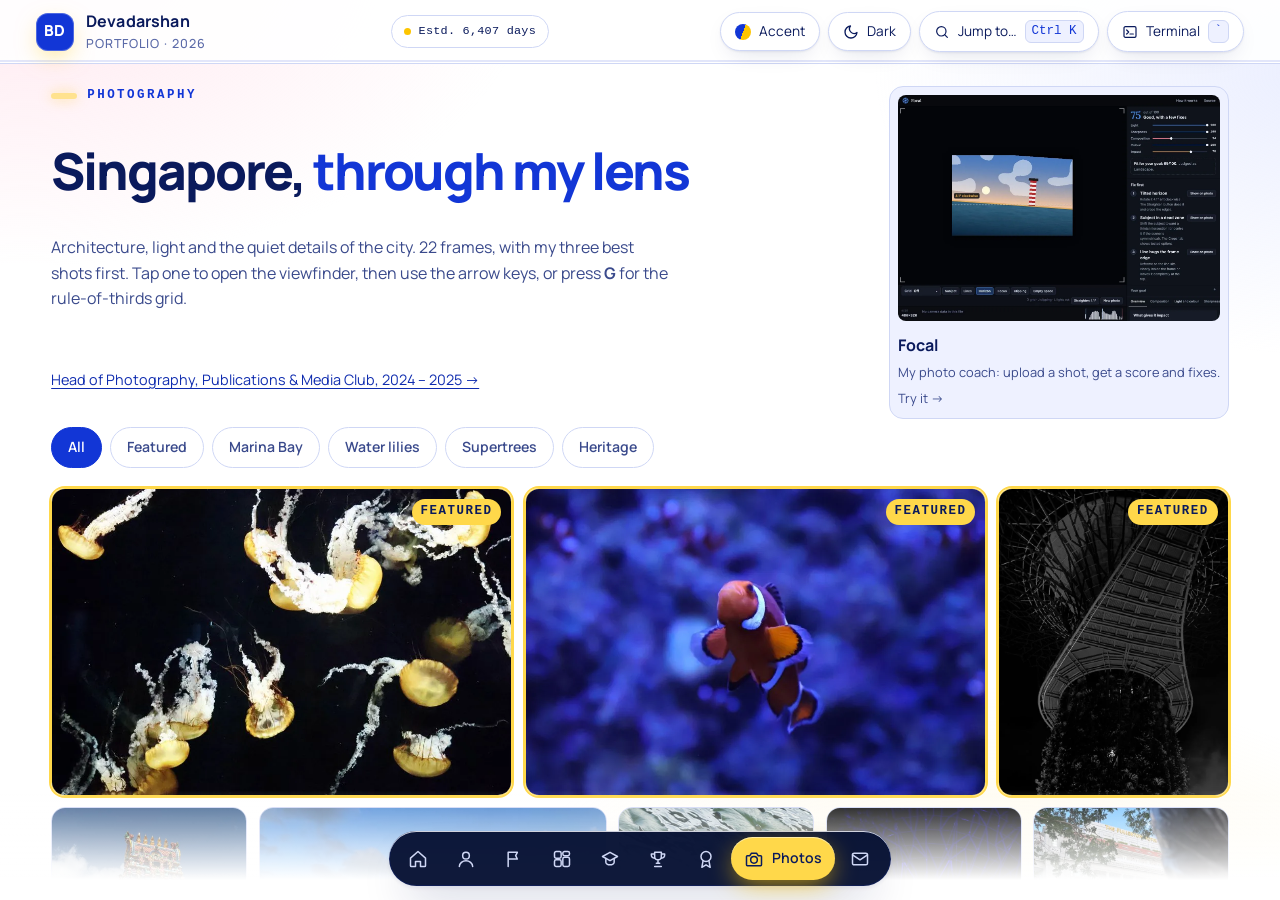
<file: photography.html>
<!DOCTYPE html>
<html lang="en"><head><meta charset="utf-8"><meta name="viewport" content="width=device-width,initial-scale=1">
<title>Photography | Balamurugan Devadarshan</title>
<meta name="description" content="Photography by Balamurugan Devadarshan: Singapore architecture, Marina Bay, water lilies and the Supertrees at night.">
<link rel="canonical" href="https://devadd2105-max.github.io/#photography">
<meta http-equiv="refresh" content="0; url=index.html#photography">
<script>location.replace('index.html#photography')</script>
</head><body><p><a href="index.html#photography">Open the photography gallery</a></p></body></html>
</file>
<file: style.css>
/* Balamurugan Devadarshan — interactive portfolio. Navy & Yellow. Hand-written CSS, no framework. */
:root{
  --bg:#00296B; --bg2:#003F88; --bg3:#00509D; --y:var(--pop,#fdc500); --y2:#FFD500;
  --tx:#ffffff; --mu:#cfe0fa; --dim:#9db9e6;
  --card:rgba(0,80,157,.30); --card2:rgba(0,63,136,.55); --line:rgba(var(--pop-rgb,253,197,0),.28);
  --r:18px; --mono:ui-monospace,"SF Mono",SFMono-Regular,Menlo,Consolas,"Liberation Mono",monospace;
  --sans:"Inter",system-ui,-apple-system,"Segoe UI",Roboto,"Helvetica Neue",Arial,sans-serif;
  --ease:cubic-bezier(.2,.7,.2,1);
}
*,*::before,*::after{box-sizing:border-box}
html,body{height:100%}
html{color-scheme:dark;-webkit-text-size-adjust:100%}
body{margin:0;background:radial-gradient(ellipse at 20% 0%,var(--bg3) 0%,var(--bg2) 45%,var(--bg) 100%) fixed;color:var(--tx);font-family:var(--sans);line-height:1.6;overflow:hidden;-webkit-font-smoothing:antialiased}
img{max-width:100%;display:block}
a{color:var(--y2);text-underline-offset:3px}
a:hover{color:#fff}
button{font:inherit;color:inherit;cursor:pointer}
h1,h2,h3,p,ul,ol,dl,dd{margin:0}
ul,ol{padding:0;list-style:none}
.mono{font-family:var(--mono)}
.skip{position:fixed;left:12px;top:-60px;background:var(--y);color:var(--bg);padding:10px 16px;border-radius:10px;z-index:100;font-weight:700}
.skip:focus{top:12px}
:focus-visible{outline:2px solid var(--y);outline-offset:3px;border-radius:8px}
::selection{background:var(--y);color:var(--bg)}
.vh{position:absolute;width:1px;height:1px;overflow:hidden;clip:rect(0 0 0 0);white-space:nowrap}

/* ---------- ambient layers ---------- */
#net{position:fixed;inset:0;width:100%;height:100%;z-index:0;transition:opacity .6s;color:rgba(var(--pop-rgb,253,197,0),.9);--net-b:rgba(120,170,235,.55)}

/* ---------- top bar ---------- */
.topbar{position:fixed;top:0;left:0;right:0;height:64px;z-index:30;display:flex;align-items:center;justify-content:space-between;gap:12px;padding:0 clamp(14px,3vw,36px)}
.brand{display:flex;align-items:center;gap:12px;text-decoration:none;color:#fff;font-weight:700;letter-spacing:.01em}
.brand .logo{width:38px;height:38px;border-radius:11px;background:linear-gradient(135deg,var(--y),var(--y2));color:var(--bg);display:grid;place-items:center;font-weight:800;font-size:.95rem;box-shadow:0 6px 24px rgba(var(--pop-rgb,253,197,0),.35)}
.brand small{display:block;font-weight:500;color:var(--mu);font-size:.72rem;letter-spacing:.08em;text-transform:uppercase}
.tools{display:flex;gap:8px;align-items:center}
.ibtn{display:inline-flex;align-items:center;gap:8px;background:rgba(0,41,107,.55);border:1px solid var(--line);border-radius:999px;padding:8px 14px;color:#fff;font-size:.85rem;transition:background .2s,border-color .2s,transform .2s}
.ibtn:hover{background:rgba(var(--pop-rgb,253,197,0),.16);border-color:var(--y)}
.ibtn kbd{font-family:var(--mono);font-size:.72rem;color:var(--y2);border:1px solid var(--line);border-radius:6px;padding:1px 6px}
.ibtn svg{width:16px;height:16px}

/* ---------- views ---------- */
.app{position:fixed;inset:64px 0 0 0;z-index:5}
.view{position:absolute;inset:0;overflow-y:auto;overflow-x:hidden;padding:4px clamp(16px,4vw,56px) 140px;opacity:0;visibility:hidden;transform:translateX(calc(var(--dir,1)*36px)) scale(.992);transition:opacity .45s var(--ease),transform .55s var(--ease),visibility 0s linear .45s;scrollbar-width:thin;scrollbar-color:var(--y) transparent}
.view.active{opacity:1;visibility:visible;transform:none;transition:opacity .45s var(--ease) .05s,transform .55s var(--ease) .05s,visibility 0s}
.view::-webkit-scrollbar{width:8px}.view::-webkit-scrollbar-thumb{background:rgba(var(--pop-rgb,253,197,0),.55);border-radius:8px}
.wrap{max-width:1180px;margin:0 auto}
.eyebrow{color:var(--y);font-size:.78rem;letter-spacing:.18em;text-transform:uppercase;margin-bottom:10px;display:flex;align-items:center;gap:10px}
.eyebrow::before{content:"";width:28px;height:2px;background:var(--y);display:inline-block}
.vh2{font-size:clamp(1.9rem,4.4vw,3.2rem);font-weight:800;letter-spacing:-.02em;line-height:1.08;margin-bottom:10px}
.vh2 em{font-style:normal;color:var(--y)}
.sub{color:var(--mu);max-width:62ch;margin-bottom:22px}
.head{padding-top:clamp(8px,2vh,24px);margin-bottom:8px}
.no-js body{overflow:auto}
.no-js .app{position:static}
.no-js .view{position:static;opacity:1;visibility:visible;transform:none;padding-bottom:40px}
.no-js .dock,.no-js .drawer{display:none}

/* ---------- cards & effects ---------- */
.card{position:relative;background:var(--card);border:1px solid var(--line);border-radius:var(--r);overflow:hidden;transition:border-color .2s}
.card::before{content:"";position:absolute;inset:0;pointer-events:none;opacity:0;transition:opacity .2s;background:radial-gradient(260px circle at var(--mx,50%) var(--my,50%),rgba(var(--pop-rgb,253,197,0),.18),transparent 70%)}
.card:hover::before{opacity:1}
.card:hover{border-color:rgba(var(--pop-rgb,253,197,0),.6)}
.hud.tilt{transform:perspective(900px) rotateX(var(--rx,0deg)) rotateY(var(--ry,0deg));transition:transform .15s linear}
.pad{padding:clamp(16px,2vw,26px)}
.btn{display:inline-flex;align-items:center;gap:10px;border-radius:999px;padding:13px 24px;font-weight:700;text-decoration:none;border:1px solid transparent;transition:transform .2s var(--ease),box-shadow .25s,background .25s,color .25s;}
.btn.primary{background:linear-gradient(135deg,var(--y),var(--y2));color:var(--bg);box-shadow:0 10px 34px rgba(var(--pop-rgb,253,197,0),.28)}
.btn.primary:hover{box-shadow:0 14px 44px rgba(var(--pop-rgb,253,197,0),.5);color:var(--bg)}
.btn.ghost{background:rgba(0,41,107,.45);border-color:var(--y);color:var(--y2)}
.btn.ghost:hover{background:var(--y);color:var(--bg)}
.btn.sm{padding:9px 16px;font-size:.88rem}
.btn svg{width:18px;height:18px}
.tag,.pill{display:inline-block;font-family:var(--mono);font-size:.72rem;letter-spacing:.08em;text-transform:uppercase;color:var(--bg);background:var(--y);padding:3px 10px;border-radius:999px;font-weight:700}
.chips{display:flex;flex-wrap:wrap;gap:8px}
.chips li,.chip{font-family:var(--mono);font-size:.78rem;color:var(--y2);background:rgba(var(--pop-rgb,253,197,0),.12);border:1px solid var(--line);padding:5px 12px;border-radius:999px}
.stack{display:flex;flex-wrap:wrap;gap:6px;margin-top:12px}
.stack li{font-family:var(--mono);font-size:.72rem;color:var(--y2);background:rgba(var(--pop-rgb,253,197,0),.10);border:1px solid rgba(var(--pop-rgb,253,197,0),.25);padding:3px 10px;border-radius:999px}
.fchips{display:flex;flex-wrap:wrap;gap:8px;margin:6px 0 20px}
.fchips button{background:rgba(0,41,107,.5);border:1px solid var(--line);color:var(--mu);border-radius:999px;padding:8px 16px;font-size:.88rem;transition:all .2s}
.fchips button:hover{border-color:var(--y);color:#fff}
.fchips button[aria-selected="true"],.fchips button.on{background:linear-gradient(135deg,var(--y),var(--y2));color:var(--bg);border-color:transparent;font-weight:700}
.fchips b{font-family:var(--mono);font-size:.72rem;opacity:.8;margin-left:6px}

/* ---------- dock ---------- */
.dock{position:fixed;left:50%;bottom:16px;transform:translateX(-50%);z-index:40;max-width:calc(100vw - 20px);display:flex;gap:2px;padding:6px;border-radius:999px;background:rgba(0,36,96,.94);border:1px solid var(--line);box-shadow:0 18px 50px rgba(0,10,40,.55);overflow-x:auto;scrollbar-width:none}
.dock::-webkit-scrollbar{display:none}
.dock .ind{position:absolute;top:6px;bottom:6px;left:0;width:60px;border-radius:999px;background:linear-gradient(135deg,var(--y),var(--y2));transition:transform .45s var(--ease),width .45s var(--ease);box-shadow:0 6px 22px rgba(var(--pop-rgb,253,197,0),.4)}
.dock button{position:relative;z-index:1;background:none;border:0;display:flex;align-items:center;gap:8px;padding:10px 14px;border-radius:999px;color:var(--mu);font-size:.88rem;font-weight:600;white-space:nowrap;transition:color .25s}
.dock button svg{width:20px;height:20px;flex:none}
.dock button:hover{color:#fff}
.dock button[aria-current="page"]{color:var(--bg)}
.dock button i{font-style:normal;font-family:var(--mono);font-size:.66rem;opacity:.55}

/* ---------- HOME ---------- */
.home{min-height:100%;display:flex;flex-direction:column;justify-content:center;gap:clamp(14px,2.4vh,30px)}
.hero{display:grid;grid-template-columns:1.15fr .95fr;gap:clamp(20px,4vw,60px);align-items:center;padding-top:clamp(0px,1vh,16px)}
.status{display:inline-flex;align-items:center;gap:10px;font-size:.84rem;color:var(--mu);border:1px solid var(--line);border-radius:999px;padding:6px 14px;background:rgba(0,41,107,.5);margin-bottom:16px}
.dot{width:9px;height:9px;border-radius:50%;background:#35e08a;box-shadow:0 0 0 0 rgba(53,224,138,.7);animation:ping 2s infinite}
@keyframes ping{70%{box-shadow:0 0 0 10px rgba(53,224,138,0)}100%{box-shadow:0 0 0 0 rgba(53,224,138,0)}}
.kicker{color:var(--y);letter-spacing:.2em;text-transform:uppercase;font-size:.78rem;margin-bottom:6px}
h1.name{font-size:clamp(2.6rem,min(7.6vw,12.2vh),6rem);line-height:.95;font-weight:800;letter-spacing:-.035em}
h1.name span{display:block}
h1.name .a{color:#fff}
h1.name .b{background:linear-gradient(100deg,var(--y) 10%,var(--y2) 45%,#fff3b0 70%,var(--y2) 100%);-webkit-background-clip:text;background-clip:text;color:transparent;font-weight:900}
.role{font-size:clamp(1.05rem,2.2vw,1.45rem);color:var(--y2);margin:12px 0 6px;min-height:1.6em}
.caret{animation:blink 1s steps(2) infinite}
@keyframes blink{50%{opacity:0}}
.lead{color:var(--mu);font-size:clamp(1rem,1.5vw,1.15rem);max-width:56ch;margin-bottom:20px}
.lead strong{color:#fff}
.actions{display:flex;flex-wrap:wrap;gap:12px}
.hud{padding:0}
.hud-bar{display:flex;align-items:center;gap:7px;padding:12px 16px;border-bottom:1px solid var(--line);background:rgba(0,41,107,.5);font-family:var(--mono);font-size:.78rem;color:var(--mu)}
.hud-bar i{width:10px;height:10px;border-radius:50%;background:var(--y);opacity:.9}.hud-bar i:nth-child(2){opacity:.6}.hud-bar i:nth-child(3){opacity:.35}
.hud-bar span{margin-left:8px}
.hud-body{padding:16px 18px;font-size:.84rem;line-height:1.95}
.hud-body .k{display:inline-block;width:4.8em;color:var(--y)}
.ok{color:#58f0a0}
.hud .photo{width:100%;max-height:300px;object-fit:cover}
.metrics{display:grid;grid-template-columns:repeat(4,1fr);gap:14px}
.metrics li{padding:14px 18px}
.metrics b{display:block;font-size:clamp(1.9rem,3.6vw,2.8rem);line-height:1;font-weight:800;color:var(--y2);letter-spacing:-.02em;font-variant-numeric:tabular-nums}
.metrics span{display:block;margin-top:8px;color:var(--mu);font-size:.9rem;line-height:1.35}
.marquee{overflow:hidden;border-block:1px solid var(--line);padding:10px 0;mask-image:linear-gradient(90deg,transparent,#000 8%,#000 92%,transparent);-webkit-mask-image:linear-gradient(90deg,transparent,#000 8%,#000 92%,transparent)}
.mq{display:flex;gap:34px;width:max-content;animation:mq 34s linear infinite;font-family:var(--mono);font-size:.82rem;letter-spacing:.14em;text-transform:uppercase;color:var(--mu)}
.mq span::after{content:"◆";color:var(--y);margin-left:34px;font-size:.6rem;vertical-align:middle}
@keyframes mq{to{transform:translateX(-50%)}}
.under{display:flex;flex-wrap:wrap;gap:8px 18px;justify-content:space-between;color:var(--dim);font-size:.78rem;font-family:var(--mono)}
.under b{color:var(--y2);font-weight:600}

@media (max-height:860px){.under span:last-child{display:none}}
@media (max-height:820px){.marquee{display:none}}
@media (max-height:800px){.under{display:none}}
/* ---------- ABOUT ---------- */
.about{display:grid;grid-template-columns:1.1fr .9fr;gap:clamp(18px,3vw,40px);align-items:start}
.prose p{color:var(--mu);margin-bottom:14px;font-size:1.04rem}
.prose strong{color:#fff}
.pillars{display:grid;grid-template-columns:repeat(3,1fr);gap:12px;margin:22px 0}
.pillars .card{padding:16px}
.pillars h3{font-size:1rem;color:var(--y2);margin-bottom:4px}
.pillars p{font-size:.88rem;color:var(--mu);margin:0}
.code{padding:0}
.code pre{margin:0;padding:20px 22px;font-size:.92rem;line-height:1.75;overflow:auto;color:#eaf2ff;white-space:pre}
.code .c{color:#8fb4ea}.code .kw{color:var(--y);font-weight:700}.code .fn{color:#ffe680;font-weight:700}.code .s{color:#9ee0ff}.code .ok{color:#58f0a0}
.code .hud-bar{border-top-left-radius:var(--r);border-top-right-radius:var(--r)}

/* ---------- ABOUT extras ---------- */
.beyond{display:grid;grid-template-columns:repeat(3,1fr);gap:12px;margin-top:26px}
.beyond .card{padding:18px}
.beyond .lab{display:block;font-size:.7rem;letter-spacing:.14em;text-transform:uppercase;color:var(--y)}
.beyond h3{font-size:1.1rem;margin:6px 0 4px}
.beyond p{color:var(--mu);font-size:.92rem}

/* ---------- LEADERSHIP ---------- */
.lh{display:flex;flex-wrap:wrap;gap:8px 28px;align-items:flex-end;justify-content:space-between;margin-bottom:12px}
.lh .vh2{font-size:clamp(1.7rem,3.4vw,2.5rem);margin-bottom:6px}
.lh .sub{margin-bottom:6px;font-size:.92rem}
.kstats{display:flex;gap:8px;flex-wrap:wrap;margin-bottom:6px}
.kstats li{display:flex;align-items:baseline;gap:8px;border:1px solid var(--line);background:rgba(0,41,107,.55);border-radius:999px;padding:6px 14px}
.kstats b{font-size:1.2rem;line-height:1;color:var(--y2);font-variant-numeric:tabular-nums}
.kstats span{font-size:.72rem;line-height:1.2;color:var(--mu)}
.md{display:grid;grid-template-columns:minmax(320px,460px) 1fr;gap:18px;align-items:stretch}
.axis{display:flex;justify-content:space-between;width:104px;margin:0 14px 4px auto;font-size:.66rem;color:var(--dim);letter-spacing:.06em}
.rl{display:flex;flex-direction:column;gap:5px}
.rl button{text-align:left;background:var(--card);border:1px solid var(--line);border-radius:11px;padding:8px 14px;display:grid;grid-template-columns:92px 1fr 104px;align-items:center;gap:10px;transition:background .2s,border-color .2s,transform .2s var(--ease);position:relative;overflow:hidden}
.rl button small{font-family:var(--mono);font-size:.7rem;color:var(--y);letter-spacing:.02em;white-space:nowrap}
.rl button b{font-size:.92rem;font-weight:700;line-height:1.2}
.rl .trk{position:relative;height:7px;border-radius:7px;background:rgba(255,255,255,.12)}
.rl .trk i{position:absolute;top:0;bottom:0;min-width:7px;border-radius:7px;background:var(--y)}
.rl button:hover{border-color:var(--y);transform:translateX(3px)}
.rl button[aria-selected="true"]{background:linear-gradient(135deg,var(--y),var(--y2));border-color:transparent;transform:translateX(5px)}
.rl button[aria-selected="true"] small,.rl button[aria-selected="true"] b{color:var(--bg)}
.rl button[aria-selected="true"] .trk{background:rgba(0,41,107,.25)}
.rl button[aria-selected="true"] .trk i{background:var(--bg)}
.pwrap{display:flex}
.panel{flex:1;padding:clamp(18px,2.2vw,28px);animation:pin .4s var(--ease)}
@keyframes pin{from{opacity:0;transform:translateY(10px)}}
.panel[hidden]{display:none}
.panel h3{font-size:clamp(1.4rem,2.6vw,2rem);line-height:1.15;margin:8px 0 4px;letter-spacing:-.01em}
.panel .when{font-family:var(--mono);color:var(--y);font-size:.85rem}
.panel .where{color:var(--mu);margin-bottom:10px;font-size:.85rem}
.panel p{color:var(--mu);margin-bottom:12px}
.panel .pts{margin:6px 0 4px}
.panel .pts li{color:var(--mu);padding-left:22px;position:relative;margin-bottom:6px;font-size:.96rem}
.panel .pts li::before{content:"";position:absolute;left:3px;top:.62em;width:8px;height:8px;border-radius:2px;background:var(--y);transform:rotate(45deg)}
.ph{display:flex;justify-content:space-between;align-items:flex-start;gap:14px;flex-wrap:wrap}
.kn{display:flex;gap:8px;flex-wrap:wrap}
.kn div{border:1px solid var(--line);border-radius:12px;padding:8px 14px;background:rgba(0,41,107,.5);text-align:center}
.kn b{display:block;font-size:1.5rem;line-height:1.1;color:var(--y2);font-variant-numeric:tabular-nums}
.kn span{font-size:.78rem;color:var(--mu)}

/* ---------- PROJECTS ---------- */
.bento{display:grid;grid-template-columns:repeat(6,1fr);gap:14px}
.bento .tile{padding:22px;display:flex;flex-direction:column;text-align:left;cursor:pointer;min-height:170px;color:inherit;font:inherit}
.bento .tile .tag{align-self:flex-start}
.view:focus,.view:focus-visible,.app:focus-visible{outline:none}
.bento .tile h3{font-size:1.25rem;margin:10px 0 6px;line-height:1.2}
.bento .tile p{color:var(--mu);font-size:.95rem}
.bento .tile .go{margin-top:auto;padding-top:14px;font-family:var(--mono);font-size:.78rem;color:var(--y2);display:flex;align-items:center;gap:8px}
.bento .tile .go::after{content:"→";transition:transform .25s}
.bento .tile:hover .go::after{transform:translateX(6px)}
.t-a{grid-column:span 3;grid-row:span 2}
.t-b,.t-c{grid-column:span 3}
.t-d,.t-e,.t-f{grid-column:span 2}
.t-g,.t-h{grid-column:span 3}
.tile.hero-tile{background:linear-gradient(150deg,rgba(0,80,157,.65),rgba(0,41,107,.85));border-color:rgba(var(--pop-rgb,253,197,0),.55)}
.tile.hero-tile h3{font-size:clamp(1.6rem,3vw,2.3rem)}
.mini{display:grid;grid-template-columns:repeat(3,1fr);gap:8px;margin-top:16px}
.mini div{border:1px solid var(--line);border-radius:12px;padding:10px 12px;background:rgba(0,41,107,.45)}
.mini b{display:block;font-size:1.3rem;color:var(--y2);line-height:1.1}
.mini span{font-size:.76rem;color:var(--mu)}
.more{display:none}
.modal{position:fixed;inset:0;z-index:60;display:grid;place-items:center;padding:16px;background:rgba(0,12,40,.72);opacity:0;visibility:hidden;transition:opacity .3s,visibility 0s linear .3s}
.modal.open{opacity:1;visibility:visible;transition:opacity .3s}
.modal .sheet{width:min(760px,100%);max-height:calc(100vh - 32px);overflow:auto;background:linear-gradient(160deg,#003F88,#00296B);border:1px solid var(--y);border-radius:22px;padding:clamp(20px,3.4vw,38px);transform:translateY(24px) scale(.97);transition:transform .4s var(--ease);position:relative;box-shadow:0 40px 100px rgba(0,0,0,.5)}
.modal.open .sheet{transform:none}
.modal h3{font-size:clamp(1.5rem,3vw,2.1rem);margin:10px 0 12px;line-height:1.15}
.modal .x{position:absolute;top:14px;right:14px;width:38px;height:38px;border-radius:50%;border:1px solid var(--line);background:rgba(0,41,107,.6);font-size:1.2rem;line-height:1}
.modal .x:hover{background:var(--y);color:var(--bg)}
.modal p{color:var(--mu);margin-bottom:12px}
.modal ul.list{margin:8px 0 14px 0}
.modal ul.list li{color:var(--mu);padding-left:20px;position:relative;margin-bottom:6px}
.modal ul.list li::before{content:"";position:absolute;left:2px;top:.7em;width:8px;height:8px;border-radius:2px;background:var(--y);transform:rotate(45deg)}
.facts{display:grid;gap:10px;margin:12px 0 16px}
.facts div{border-left:3px solid var(--y);padding:2px 0 2px 14px}
.facts dt{font-family:var(--mono);font-size:.74rem;color:var(--y);text-transform:uppercase;letter-spacing:.1em}
.facts dd{color:var(--mu)}
.mact{display:flex;flex-wrap:wrap;gap:10px;margin-top:18px}

/* ---------- AWARDS ---------- */
.awgrid{display:grid;grid-template-columns:repeat(auto-fill,minmax(270px,1fr));gap:12px}
.award{display:flex;gap:14px;align-items:flex-start;padding:16px}
.award[hidden]{display:none}
.medal{flex:none;width:50px;height:50px;border-radius:50%;display:grid;place-items:center;font-weight:800;font-size:.95rem;color:#2b1d00;box-shadow:inset 0 -4px 8px rgba(0,0,0,.25),0 6px 16px rgba(0,0,0,.3)}
.medal.g{background:radial-gradient(circle at 30% 25%,#fff1a8,var(--pop,#fdc500) 55%,#c99700)}
.medal.s{background:radial-gradient(circle at 30% 25%,#ffffff,#cfd8e6 55%,#8b98ad);color:#1c2a44}
.medal.b{background:radial-gradient(circle at 30% 25%,#ffd9b0,#d98a43 55%,#9a5a22);color:#3a1d00}
.medal.p{background:rgba(var(--pop-rgb,253,197,0),.14);border:1.5px solid var(--y);color:var(--y2);box-shadow:none}
.award h3{font-size:.98rem;line-height:1.3;margin-bottom:2px}
.award p{color:var(--mu);font-size:.85rem;line-height:1.4}
.award small{display:block;margin-top:5px;font-family:var(--mono);font-size:.72rem;color:var(--y2);letter-spacing:.04em}
.count{font-family:var(--mono);color:var(--mu);font-size:.82rem;margin:-6px 0 14px}
.count b{color:var(--y2)}

/* ---------- CREDENTIALS ---------- */
.tabs{display:flex;gap:8px;margin-bottom:18px;flex-wrap:wrap}
.tpanel[hidden]{display:none}
.tpanel{animation:pin .45s var(--ease)}
.cgrid{display:grid;grid-template-columns:repeat(auto-fill,minmax(280px,1fr));gap:14px}
.cgrid .card{padding:20px}
.cgrid h3{font-size:1.05rem;margin:10px 0 6px;line-height:1.25}
.cgrid p{color:var(--mu);font-size:.92rem}
.pill.prog{background:transparent;color:var(--y2);border:1px solid var(--y)}
.skgrp{margin-bottom:22px}
.skgrp h3{font-family:var(--mono);font-size:.82rem;letter-spacing:.14em;text-transform:uppercase;color:var(--y);margin-bottom:10px}
.skgrp .chips li{font-size:.9rem;padding:8px 16px}
.note{color:var(--dim);font-size:.85rem;margin-top:16px}

/* ---------- PHOTOS ---------- */
.masonry{columns:4 220px;column-gap:12px}
.shot{break-inside:avoid;margin:0 0 12px;position:relative;border-radius:14px;overflow:hidden;border:1px solid var(--line)}
.shot[hidden]{display:none}
.shot a{display:block}
.shot img{width:100%;height:auto;transition:transform .7s var(--ease),filter .4s}
.shot:hover img{transform:scale(1.06)}
.shot figcaption{position:absolute;left:0;right:0;bottom:0;padding:26px 12px 10px;background:linear-gradient(transparent,rgba(0,20,60,.9));display:flex;flex-direction:column;opacity:0;transform:translateY(8px);transition:all .3s}
.shot:hover figcaption,.shot:focus-within figcaption{opacity:1;transform:none}
.shot figcaption b{font-size:.92rem}.shot figcaption span{font-size:.7rem;color:var(--y2);letter-spacing:.08em;text-transform:uppercase}
.lb{position:fixed;inset:0;z-index:70;background:rgba(0,10,35,.94);display:none;place-items:center;padding:20px}
.lb.open{display:grid}
.lb img{max-width:min(94vw,1400px);max-height:82vh;border-radius:10px;box-shadow:0 30px 90px #000}
.lb p{position:absolute;bottom:18px;left:0;right:0;text-align:center;color:var(--mu);font-family:var(--mono);font-size:.84rem}
.lb button{position:absolute;background:rgba(0,41,107,.8);border:1px solid var(--line);border-radius:50%;width:48px;height:48px;font-size:1.3rem}
.lb button:hover{background:var(--y);color:var(--bg)}
.lb .px{top:18px;right:18px}.lb .pp{left:18px;top:50%}.lb .pn{right:18px;top:50%}

/* ---------- CONTACT ---------- */
.cg{display:grid;grid-template-columns:repeat(2,1fr);gap:14px;margin-top:8px}
.cc{padding:22px;display:flex;flex-direction:column;gap:6px;min-height:170px}
.cc .lab{font-family:var(--mono);font-size:.74rem;letter-spacing:.14em;text-transform:uppercase;color:var(--y)}
.cc h3{font-size:1.15rem}
.cc .val{font-family:var(--mono);font-size:clamp(.95rem,1.8vw,1.15rem);color:var(--y2);word-break:break-all;min-height:1.7em}
.cc .row{display:flex;flex-wrap:wrap;gap:8px;margin-top:auto;padding-top:10px}
.cc.big{background:linear-gradient(150deg,rgba(0,80,157,.65),rgba(0,41,107,.85));border-color:rgba(var(--pop-rgb,253,197,0),.5)}
.cta-line{margin-top:24px;color:var(--mu);font-size:1.02rem}

/* ---------- toast, palette, drawer, matrix ---------- */
.toast{position:fixed;left:50%;bottom:88px;transform:translate(-50%,20px);background:var(--y);color:var(--bg);font-weight:700;padding:10px 20px;border-radius:999px;z-index:90;opacity:0;pointer-events:none;transition:all .35s var(--ease);box-shadow:0 14px 40px rgba(0,0,0,.4)}
.toast.on{opacity:1;transform:translate(-50%,0)}
.pal{position:fixed;inset:0;z-index:80;background:rgba(0,12,40,.7);display:none;justify-content:center;align-items:flex-start;padding:12vh 16px 0}
.pal.open{display:flex}
.pal .box{width:min(640px,100%);background:#00296B;border:1px solid var(--y);border-radius:18px;overflow:hidden;box-shadow:0 40px 100px rgba(0,0,0,.6);animation:pin .3s var(--ease)}
.pal input{width:100%;background:transparent;border:0;border-bottom:1px solid var(--line);padding:18px 20px;color:#fff;font:inherit;font-size:1.05rem;outline:none}
.pal ul{max-height:50vh;overflow:auto;padding:8px}
.pal li button{width:100%;text-align:left;background:none;border:0;padding:12px 14px;border-radius:10px;display:flex;justify-content:space-between;gap:12px;color:#fff}
.pal li button small{color:var(--dim);font-family:var(--mono)}
.pal li button.sel,.pal li button:hover{background:rgba(var(--pop-rgb,253,197,0),.16)}
.pal .hint{padding:8px 16px;border-top:1px solid var(--line);color:var(--dim);font-size:.76rem;font-family:var(--mono)}
.drawer{position:fixed;right:clamp(10px,2vw,28px);bottom:84px;width:min(600px,calc(100vw - 20px));height:min(420px,60vh);z-index:50;display:flex;flex-direction:column;background:rgba(0,26,70,.94);border:1px solid var(--y);border-radius:18px;overflow:hidden;box-shadow:0 30px 80px rgba(0,0,0,.55);transform:translateY(30px);opacity:0;visibility:hidden;transition:all .4s var(--ease)}
.drawer.open{transform:none;opacity:1;visibility:visible}
.drawer .out{flex:1;overflow:auto;padding:14px 16px;font-size:.86rem;line-height:1.7;color:var(--mu);white-space:pre-wrap;word-break:break-word}
.drawer .out .u{color:var(--y2)}.drawer .out .e{color:#ff9d9d}
.drawer form{display:flex;gap:8px;padding:10px 14px;border-top:1px solid var(--line);align-items:center}
.drawer .ps{color:var(--y)}
.drawer input{flex:1;background:transparent;border:0;color:#fff;font:inherit;font-size:.9rem;outline:none}
.drawer .quick{display:flex;flex-wrap:wrap;gap:6px;padding:0 14px 12px}
.drawer .quick button{background:rgba(var(--pop-rgb,253,197,0),.1);border:1px solid var(--line);border-radius:999px;padding:4px 11px;color:var(--y2);font-size:.74rem}
.drawer .quick button:hover{background:var(--y);color:var(--bg)}
.drawer .hud-bar .x{margin-left:auto;background:none;border:0;font-size:1.1rem;color:var(--mu)}
#rain{position:fixed;inset:0;z-index:95;background:rgba(0,10,30,.92);display:none}
#rain.on{display:block}
#rain p{position:fixed;left:0;right:0;bottom:30px;text-align:center;font-family:var(--mono);color:var(--y2);letter-spacing:.2em;font-size:.85rem;z-index:2}

/* ---------- responsive ---------- */
@media (max-width:980px){
  .hero{grid-template-columns:1fr}
  .hud{max-width:520px}
  .about{grid-template-columns:1fr}
  .metrics{grid-template-columns:repeat(2,1fr)}
  .bento{grid-template-columns:repeat(2,1fr)}
  .t-a,.t-b,.t-c,.t-d,.t-e,.t-f,.t-g,.t-h{grid-column:span 2;grid-row:auto}
  .t-d,.t-e,.t-f{grid-column:span 1}
}
@media (max-width:820px){
  .md{grid-template-columns:1fr}
  .axis,.rl .trk{display:none}
  .beyond{grid-template-columns:1fr 1fr}
  .rl{flex-direction:row;overflow-x:auto;scroll-snap-type:x mandatory;padding-bottom:8px;scrollbar-width:none}
  .rl button{display:flex;flex-direction:column;align-items:flex-start;gap:2px;flex:none;min-width:190px;scroll-snap-align:start}
  .rl button:hover,.rl button[aria-selected="true"]{transform:none}
  .pillars{grid-template-columns:1fr}
  .cg{grid-template-columns:1fr}
}
@media (max-width:720px){
  .dock button span{display:none}
  .dock button[aria-current="page"] span{display:inline}
  .dock button{padding:10px 12px}
  .ibtn .lbl,.ibtn kbd{display:none}
  .brand small{display:none}
  .t-d,.t-e,.t-f{grid-column:span 2}
  .mini{grid-template-columns:1fr 1fr 1fr}
  .masonry{columns:2 140px}
  .beyond{grid-template-columns:1fr}
  .hud-body .k{width:4.6em}
}
@media (hover:none){.tilt{transform:none!important}}
.lite #net{display:none}.lite .card::before{display:none}.lite .mq{animation:none}
@media (prefers-reduced-motion:reduce){
  *,*::before,*::after{animation-duration:.001ms!important;animation-iteration-count:1!important;transition-duration:.001ms!important}
  .mq{animation:none}
}

/* ================= v7 ================= */
.hero{grid-template-columns:1.12fr .88fr}
.vfwrap{position:relative;display:flex;justify-content:center;padding-bottom:34px}
.vf{margin:0;width:min(100%,min(380px,calc((100vh - 440px)*.8)));min-width:240px}
.vf-frame{position:relative;aspect-ratio:4/5;border-radius:16px;overflow:hidden;border:1px solid rgba(var(--pop-rgb,253,197,0),.45);background:#001a47;box-shadow:0 24px 60px rgba(0,10,40,.6);transform:perspective(900px) rotateX(var(--rx,0deg)) rotateY(var(--ry,0deg));transition:transform .15s linear}
.vfi{position:absolute;inset:0;width:100%;height:100%;object-fit:cover;opacity:0;transition:opacity 1s ease}
.vfi.on{opacity:1}
.cb{position:absolute;width:22px;height:22px;border:0 solid var(--y);z-index:3;pointer-events:none}
.cb.tl{top:12px;left:12px;border-top-width:2px;border-left-width:2px}.cb.tr{top:12px;right:12px;border-top-width:2px;border-right-width:2px}
.cb.bl{bottom:12px;left:12px;border-bottom-width:2px;border-left-width:2px}.cb.br{bottom:12px;right:12px;border-bottom-width:2px;border-right-width:2px}
.thirds{position:absolute;inset:0;z-index:2;pointer-events:none;opacity:.35;background:linear-gradient(90deg,transparent calc(33.33% - .5px),rgba(255,255,255,.55) 33.33%,transparent calc(33.33% + .5px),transparent calc(66.66% - .5px),rgba(255,255,255,.55) 66.66%,transparent calc(66.66% + .5px)),linear-gradient(0deg,transparent calc(33.33% - .5px),rgba(255,255,255,.55) 33.33%,transparent calc(33.33% + .5px),transparent calc(66.66% - .5px),rgba(255,255,255,.55) 66.66%,transparent calc(66.66% + .5px))}
.vf .thirds{opacity:0;transition:opacity .3s}.vf-frame:hover .thirds{opacity:.4}
.focus{position:absolute;z-index:3;left:50%;top:44%;width:46px;height:46px;margin:-23px;border:1.5px solid var(--y);border-radius:4px;opacity:0;pointer-events:none}
.vf.run .focus{animation:focus 4.2s infinite}
@keyframes focus{0%,8%{opacity:0;transform:scale(1.6)}18%{opacity:1;transform:scale(1)}40%{opacity:1}55%,100%{opacity:0}}
.vf-top{position:absolute;z-index:4;top:16px;left:44px;right:44px;display:flex;gap:6px;align-items:center;font-size:.72rem;color:#fff;text-shadow:0 1px 6px #000}
.vf-top b{color:var(--pop,#fdc500)}.vf-top em{font-style:normal;margin-left:auto;color:var(--y2);letter-spacing:.08em;text-transform:uppercase}
.vf-cap{position:absolute;z-index:4;left:0;right:0;bottom:0;padding:34px 18px 18px;background:linear-gradient(transparent,rgba(0,20,60,.92));display:flex;justify-content:space-between;align-items:end;gap:10px;font-size:.9rem}
.vf-cap a{font-size:.78rem;color:var(--y2)}.vf-cap a:hover{color:#fff}
.vf-bar{position:absolute;z-index:5;left:0;right:0;bottom:0;height:3px;background:rgba(255,255,255,.12)}
.vf-bar i{display:block;height:100%;width:100%;background:var(--y);transform-origin:left;transform:scaleX(0)}
.vf.run .vf-bar i{animation:vfb 4.2s linear forwards}
@keyframes vfb{to{transform:scaleX(1)}}
.hud-mini{position:absolute;left:-30px;bottom:-6px;transform:translateX(-30%);padding:12px 16px;font-size:.78rem;line-height:1.6;box-shadow:0 14px 40px rgba(0,10,40,.55)}
.hud-mini p{margin:0}.hud-mini .pr{color:var(--y);margin-right:6px}.hud-mini .o{color:#fff;padding-left:14px}
.rcards{display:grid;grid-template-columns:repeat(4,1fr);gap:14px}
.rcard{display:flex;flex-direction:column;gap:3px;text-align:left;padding:14px 18px;width:100%;color:inherit;border-color:rgba(var(--pop-rgb,253,197,0),.4);background:linear-gradient(135deg,rgba(0,63,136,.55),rgba(0,41,107,.6));cursor:pointer;transition:transform .2s,border-color .2s}
.rcard:hover{transform:translateY(-3px);border-color:var(--y)}
.rcard .mono{font-size:.7rem;letter-spacing:.12em;text-transform:uppercase;color:var(--y)}
.rcard b{font-size:1.25rem;color:#fff;line-height:1.2}
.rcard span:last-child{color:var(--mu);font-size:.82rem}
.rcard.more-roles{border-style:dashed}
.metrics{gap:10px}.metrics li{padding:9px 16px;display:flex;align-items:center;gap:12px}
.metrics b{font-size:clamp(1.3rem,2.4vw,1.8rem);flex:none}.metrics span{margin:0;font-size:.8rem}
.name{font-size:clamp(2.2rem,min(6.2vw,8.4vh),5.4rem)}
.home{gap:clamp(10px,1.8vh,22px)}
.hero .role{margin:6px 0 4px}
.lead{max-width:62ch}
.lead{font-size:clamp(.95rem,1.35vw,1.08rem);margin-bottom:16px}
@media (max-height:880px){.marquee{display:none}}
@media (max-height:900px){.under{display:none}.metrics span{font-size:.74rem;line-height:1.2}.metrics b{font-size:1.4rem}}
@media (max-height:780px){.hud-mini{display:none}.rcard{padding:10px 16px}.metrics li{padding:7px 14px}}
.rail .fav,#rl .fav{border-color:rgba(var(--pop-rgb,253,197,0),.55)}
#rl .fav b::after{content:" \2605";color:var(--y)}
/* about */
.me-grid{display:grid;grid-template-columns:.8fr 1.2fr;gap:14px;margin-top:26px}
.me-grid .card{padding:20px}
.me-grid .lab{display:block;font-size:.7rem;letter-spacing:.14em;text-transform:uppercase;color:var(--y);margin-bottom:12px}
.edu-l{list-style:none;padding:0;margin:0;display:grid;gap:14px}
.edu-l b{display:block;font-size:1rem}.edu-l small{color:var(--y2);font-size:.74rem}.edu-l span{display:block;color:var(--mu);font-size:.88rem;margin-top:3px}
.mm .fchips{margin:0 0 14px}.mm .fchips button{padding:6px 14px;font-size:.82rem}
.mm .pts{margin:0}.mm p{color:var(--mu);font-size:.95rem}
.refl{margin:14px 0 0;padding:10px 14px;border-left:3px solid var(--y);color:var(--mu);font-style:italic;font-size:.9rem}
/* projects */
.cstats{list-style:none;padding:0;margin:0 0 16px;display:grid;grid-template-columns:repeat(4,1fr);gap:10px}
.cstats li{border:1px solid var(--line);border-radius:12px;padding:10px 14px;background:rgba(0,41,107,.45)}
.cstats b{display:block;font-size:1.6rem;color:var(--y2);line-height:1.1}.cstats span{font-size:.8rem;color:var(--mu)}
.codelab{display:grid;grid-template-columns:200px 1fr;gap:14px;align-items:start}
.cfiles{display:flex;flex-direction:column;gap:6px}
.cfiles button{text-align:left;background:rgba(0,41,107,.5);border:1px solid var(--line);color:var(--mu);border-radius:10px;padding:9px 12px;display:flex;flex-direction:column;transition:all .2s}
.cfiles button b{font-size:.88rem;color:#fff}.cfiles button small{font-size:.7rem;color:var(--dim)}
.cfiles button:hover{border-color:var(--y)}.cfiles button[aria-selected="true"]{background:linear-gradient(135deg,var(--y),var(--y2))}
.cfiles button[aria-selected="true"] b,.cfiles button[aria-selected="true"] small{color:var(--bg)}
.cpanels .code[hidden]{display:none}
.code .hud-bar a{margin-left:auto;color:var(--y2);font-size:.76rem}.code .hud-bar a:hover{color:#fff}
.cdesc{margin:0;padding:10px 20px 0;color:var(--mu);font-size:.85rem}
.cpanels pre{max-height:min(46vh,380px);font-size:.8rem;line-height:1.6;padding:14px 20px}
.code .n{color:#ffb86b}
.labgrid{display:grid;grid-template-columns:1fr 1fr;gap:14px;align-items:start}
.labc{padding:22px}.labc h3{font-size:1.3rem;margin:8px 0}.labc p{color:var(--mu);font-size:.92rem}
.pwin{width:100%;margin:14px 0 10px;padding:12px 14px;border-radius:10px;border:1px solid var(--line);background:rgba(0,20,60,.7);color:#fff;font-size:1rem}
.pwin:focus{outline:2px solid var(--y);outline-offset:1px}
.meter{height:8px;border-radius:99px;background:rgba(255,255,255,.1);overflow:hidden}
.meter i{display:block;height:100%;width:0;border-radius:99px;transition:width .25s,background .25s}
.pwread{display:grid;gap:2px;margin:12px 0;font-size:.82rem;color:var(--mu)}.pwread p{margin:0}.pwread b{color:var(--y2);margin-left:6px}
.chk{list-style:none;padding:0;margin:0;display:grid;gap:4px;font-size:.88rem}.chk .ok{color:#4ade80}.chk .no{color:var(--dim)}
.labgrid .code pre{max-height:min(52vh,420px);font-size:.78rem}
.roleline{margin-top:6px;font-size:.9rem}.roleline a{color:var(--y2)}
/* photos + viewfinder lightbox */
.shot .n{position:absolute;top:10px;left:12px;font-size:.7rem;color:var(--y);opacity:0;transition:opacity .3s;text-shadow:0 1px 6px #000}
.shot:hover .n,.shot:focus-within .n{opacity:1}
.shot a::before,.shot a::after{content:"";position:absolute;width:18px;height:18px;z-index:2;opacity:0;transition:opacity .3s;pointer-events:none}
.shot a::before{top:8px;right:8px;border-top:2px solid var(--y);border-right:2px solid var(--y)}
.shot a::after{bottom:8px;right:8px;border-bottom:2px solid var(--y);border-right:2px solid var(--y)}
.shot:hover a::before,.shot:hover a::after{opacity:1}
.lbf{margin:0;display:flex;flex-direction:column;align-items:center;gap:10px}
.lbimg{position:relative;display:inline-block;line-height:0}
.lb .lbimg img{max-height:70vh;max-width:min(90vw,1200px)}
.lb .thirds{opacity:0;transition:opacity .25s}.lb.grid .thirds{opacity:.55}
.lbf figcaption{display:flex;gap:16px;align-items:baseline;color:var(--mu);font-size:.9rem}.lbf figcaption b{color:#fff}.lbf figcaption .mono{color:var(--y2);font-size:.78rem}
.lb .film{position:absolute;left:0;right:0;bottom:12px;display:flex;gap:6px;justify-content:center;overflow-x:auto;padding:4px 16px}
.lb .film button{position:static;flex:none;width:44px;height:56px;border-radius:6px;padding:0;overflow:hidden;opacity:.5;border:1px solid transparent}
.lb .film button.on{opacity:1;border-color:var(--y)}
.lb .film img{width:100%;height:100%;max-width:none;max-height:none;object-fit:cover;border-radius:0;box-shadow:none}
.lb .gbtn{position:absolute;top:18px;right:78px;width:auto;height:48px;border-radius:24px;padding:0 16px;font-size:.8rem}
.lb .gbtn[aria-pressed="true"]{background:var(--y);color:var(--bg)}
@media (max-width:980px){.hero{grid-template-columns:1fr}.vfwrap{order:-1;padding-bottom:0}.vf{width:min(70vw,300px)}.hud-mini{display:none}.rcards{grid-template-columns:repeat(2,1fr)}.me-grid,.labgrid{grid-template-columns:1fr}.codelab{grid-template-columns:1fr}.cfiles{flex-direction:row;overflow-x:auto}.cfiles button{flex:none}.cstats{grid-template-columns:repeat(2,1fr)}}
@media (max-width:720px){.metrics{grid-template-columns:repeat(2,1fr)}.rcards{grid-template-columns:1fr}}
@media (prefers-reduced-motion:reduce){.vfi{transition:none}.vf .focus,.vf-bar i{animation:none!important}}
@media (max-height:800px){.kicker{display:none}.rcard.more-roles span:last-child{display:none}.vf{width:min(100%,min(380px,calc((100vh - 470px)*.8)))}}

/* ===== v7.1 photos & big viewfinder ===== */
.hero{grid-template-columns:minmax(0,1.05fr) minmax(0,.95fr);align-items:stretch}
.hl{display:flex;flex-direction:column;justify-content:center;min-width:0}
.vfwrap{padding:0;align-items:center}
.vf{width:min(100%,calc((100vh - 150px)*.8),520px);min-width:260px}
.vf-frame{box-shadow:0 30px 80px rgba(0,10,40,.65),0 0 0 6px rgba(var(--pop-rgb,253,197,0),.08)}
.vf-cap b{white-space:nowrap}.vf-cap a{white-space:nowrap}
.home{justify-content:center}
.hl .rcards{grid-template-columns:repeat(3,1fr);margin:14px 0 0;padding:0;list-style:none;gap:10px}
.hl .rcard{padding:12px 14px}.hl .rcard b{font-size:1.05rem}.hl .rcard span:last-child{font-size:.74rem}
.allroles{margin:8px 0 0;font-size:.85rem}.allroles a{color:var(--y2)}
.hl .metrics{margin:10px 0 0;padding:0;list-style:none;grid-template-columns:repeat(4,1fr);gap:8px}
.hl .metrics li{padding:7px 10px;flex-direction:column;align-items:flex-start;gap:2px}
.hl .metrics b{font-size:1.25rem}.hl .metrics span{font-size:.68rem;line-height:1.2;display:block}
.hl .lead{margin-bottom:12px}
@media (max-height:800px){.hl .metrics span{display:block}.kicker{display:none}}
@media (max-width:980px){.vf{width:min(76vw,340px)}.hl .rcards{grid-template-columns:1fr}.hl .metrics{grid-template-columns:repeat(2,1fr)}}
/* leadership photo */
.panel.hasph{display:grid;grid-template-columns:1fr 230px;gap:18px;align-items:start}
.panel.hasph[hidden]{display:none}
.pf{margin:0;border-radius:12px;overflow:hidden;border:1px solid rgba(var(--pop-rgb,253,197,0),.4)}
.pf img{width:100%;display:block;aspect-ratio:4/3;object-fit:cover}
.panel.hasph:nth-of-type(n) .pf img{object-position:50% 30%}
.pf figcaption{font-size:.74rem;color:var(--mu);padding:7px 10px;background:rgba(0,20,60,.7)}
@media (max-width:820px){.panel.hasph{grid-template-columns:1fr}}
/* service photos */
.cgrid .card.wide{grid-column:span 2}
.cphs{display:grid;grid-template-columns:1fr 1fr;gap:10px;margin-top:12px}
.cph{margin:0;border-radius:10px;overflow:hidden;border:1px solid var(--line)}
.cph img{width:100%;aspect-ratio:4/3;object-fit:cover;display:block}
.cph figcaption{font-size:.72rem;color:var(--mu);padding:5px 8px}
.cgrid>.card>.cph{margin-top:12px}
@media (max-width:720px){.cgrid .card.wide{grid-column:auto}}
/* awards moments */
.moments{display:grid;grid-template-columns:1.2fr .8fr 1.2fr;gap:12px;margin:0 0 16px;align-items:end}
.moments figure{margin:0;border-radius:12px;overflow:hidden;border:1px solid var(--line);position:relative}
.moments img{width:100%;height:190px;object-fit:cover;display:block}
.moments .tall img{object-position:50% 25%}
.moments figcaption{position:absolute;left:0;right:0;bottom:0;padding:22px 10px 8px;font-size:.74rem;background:linear-gradient(transparent,rgba(0,20,60,.92))}
@media (max-width:720px){.moments{grid-template-columns:1fr 1fr}.moments figure:last-child{display:none}}
/* featured shots */
.shot.feat{border-color:rgba(var(--pop-rgb,253,197,0),.7);box-shadow:0 0 0 1px rgba(var(--pop-rgb,253,197,0),.25)}
.shot .ftag{position:absolute;top:10px;right:10px;z-index:3;font-size:.64rem;letter-spacing:.12em;text-transform:uppercase;background:var(--y);color:var(--bg);padding:3px 9px;border-radius:99px;font-weight:700}
.vf{width:min(100%,calc((100vh - 170px)*.72),470px)}
.hl .metrics{display:flex;flex-wrap:wrap;gap:4px 16px;margin:8px 0 0}
.hl .metrics li{background:none;border:0;box-shadow:none;padding:0;flex-direction:row;align-items:baseline;gap:5px;backdrop-filter:none}
.hl .metrics li::before{display:none}
.hl .metrics b{font-size:1.05rem}.hl .metrics span{font-size:.72rem}
.hl .rcard span:last-child{display:block}
.allroles{margin:6px 0 0}
@media (max-height:800px){.hl .status{display:none}h1.name{font-size:clamp(2.2rem,min(6.2vw,8vh),5.2rem)}.hl .rcard{padding:9px 12px}}
@media (max-height:800px){h1.name{font-size:clamp(2.2rem,min(6.6vw,10.2vh),5.6rem)}.hl .status{display:block;margin-bottom:6px}}
.hl .status{display:inline-flex!important}
.panel.hasph{grid-template-columns:1fr 200px}.panel.hasph h3{font-size:1.7rem}
.moments figure:nth-child(1) img{object-position:50% 78%}.moments .tall img{object-position:50% 62%}.moments figure:nth-child(3) img{object-position:50% 85%}

/* ================= v8: refined, calmer, more upmarket ================= */
:root{--bg:#021a45;--bg2:#032a63;--bg3:#04387f;--y:#e9c25a;--y2:#f1d684;--card:rgba(255,255,255,.035);--card2:rgba(255,255,255,.06);--line:rgba(255,255,255,.12);--mu:#c6d6ef;--dim:#8fa8cf;--r:14px;--serif:"Iowan Old Style","Palatino Linotype",Palatino,Georgia,"Times New Roman",serif}
body{background:radial-gradient(ellipse at 15% -10%,#0a4a9a 0%,var(--bg2) 38%,var(--bg) 100%) fixed}
#net,.marquee,.under,.focus,.thirds.x{display:none!important}
h1,h2,h3,.vh2,h1.name,.rcard b,.bento .tile h3,.panel h3,.labc h3{font-family:var(--serif);font-weight:600;letter-spacing:-.01em}
h1.name{font-weight:600;letter-spacing:-.025em;line-height:1}
h1.name .a{color:#fff;font-weight:500}
h1.name .b{background:none;-webkit-background-clip:initial;background-clip:initial;color:var(--y);font-weight:700;font-style:italic}
.vh2{font-weight:500}.vh2 em{font-style:italic;color:var(--y)}
.eyebrow,.kicker{letter-spacing:.22em;font-size:.68rem;color:var(--dim)}
.eyebrow::before{background:var(--y);opacity:.6}
.card{background:var(--card);border:1px solid var(--line);box-shadow:none;backdrop-filter:none;transition:border-color .25s,transform .25s}
.card::before{display:none!important}
.card:hover{border-color:rgba(233,194,90,.5)}
.tag,.pill{background:none;color:var(--y);border:1px solid rgba(233,194,90,.45);font-weight:500;letter-spacing:.12em;font-size:.64rem}
.pill.prog{color:var(--dim);border-color:var(--line)}
.chips li,.chip{background:none;border-color:var(--line);color:var(--mu);font-family:var(--sans);font-size:.82rem}
.fchips button{background:none;border-color:var(--line);color:var(--mu)}
.fchips button[aria-selected="true"],.fchips button.on{background:var(--y);color:#02194a;font-weight:600}
.btn.primary{background:var(--y);box-shadow:none;color:#02194a;font-weight:600}
.btn.ghost{border-color:rgba(255,255,255,.28);color:#fff}.btn.ghost:hover{border-color:var(--y);color:var(--y)}
.status{background:none;border:0;padding:0;color:var(--dim);font-size:.82rem}
.hl .status{margin-bottom:10px}
.role.mono{color:var(--y);font-size:1rem}
.rcard{background:var(--card);border-color:var(--line)}
.rcard .mono{color:var(--dim);letter-spacing:.14em}
.rcard b{font-size:1.1rem}
.vf-frame{border:1px solid rgba(255,255,255,.18);box-shadow:0 30px 70px rgba(0,8,30,.6)}
.cb{border-color:rgba(255,255,255,.7)!important;width:16px;height:16px}
.vf-top b{color:#fff}.vf-bar i{background:var(--y)}
.hero-tile,.tile.hero-tile{background:var(--card2);border-color:rgba(233,194,90,.4)}
.medal{box-shadow:none}
.hud-bar i{background:#fff;opacity:.25}.hud-bar i:nth-child(2),.hud-bar i:nth-child(3){opacity:.25}
.code .kw{color:var(--y)}.code .fn{color:#f6e3a8}
.dock{background:rgba(2,26,69,.92);border-color:var(--line);box-shadow:0 10px 30px rgba(0,8,30,.5)}
.dock button[aria-current="page"]{background:var(--y);color:#02194a}
.shot.feat{border-color:rgba(233,194,90,.6);box-shadow:none}.shot .ftag{background:none;color:var(--y);border:1px solid var(--y)}
.metrics b,.cstats b,.kstats b{color:var(--y)}
.hl .metrics b{font-weight:600}
.t-a,.t-b{grid-column:span 3;grid-row:auto}.t-b{min-height:0}

/* ===== v9: clean sans, bold stats, less clutter ===== */
:root{--serif:var(--sans)}
h1,h2,h3,.vh2,h1.name,.rcard b,.bento .tile h3,.panel h3,.labc h3{font-family:var(--sans);letter-spacing:-.02em}
h1.name{font-weight:800}h1.name .a{font-weight:800;color:#fff}
h1.name .b{font-style:normal;font-weight:800;color:var(--y)}
.vh2{font-weight:700}.vh2 em{font-style:normal;color:var(--y)}
.rcard b{font-weight:700}
.rcard .mono{font-family:var(--sans);letter-spacing:.02em;text-transform:none;font-size:.78rem;color:var(--y);font-weight:600}
.hl .rcards{margin-top:16px}
.hl .metrics{display:grid;grid-template-columns:repeat(3,1fr);gap:10px 14px;margin:16px 0 0}
.hl .metrics li{display:block;padding:0;border:0;background:none}
.hl .metrics b{display:block;font-size:2.1rem;font-weight:800;line-height:1;color:#fff;letter-spacing:-.02em}
.hl .metrics span{display:block;margin-top:4px;font-size:.78rem;color:var(--mu);line-height:1.25}
.hl .metrics .big{grid-column:span 2;padding:10px 16px;border:1px solid rgba(233,194,90,.5);border-radius:14px;display:flex;align-items:center;gap:14px}
.hl .metrics .big b{font-size:3.2rem;color:var(--y)}.hl .metrics .big span{margin:0;font-size:.95rem;font-weight:600;color:#fff}
.hl .status{margin-bottom:6px}
@media (max-height:800px){.hl .metrics b{font-size:1.8rem}.hl .metrics .big b{font-size:2.6rem}h1.name{font-size:clamp(2.2rem,min(6.4vw,10vh),5.4rem)}}
.cstats b,.kstats b,.metrics b{font-family:var(--sans)}

/* =========================================================
   v10 · ROYAL BLUE BENTO  (white page, royal blue, yellow)
   ========================================================= */
:root{
  --bg:#ffffff;--bg2:#f5f7ff;--bg3:#eef1ff;
  --y:var(--brand,#1236d6);--y2:color-mix(in srgb,var(--brand,#1236d6) 82%,#000);--hi:#ffd84a;--ink:#0a1a5c;
  --tx:#0a1a5c;--mu:#3a4a8c;--dim:#5b6aa8;
  --card:#eef1ff;--card2:#e4e9ff;--line:#cfd7f5;
  --r:22px;--sans:"Manrope","Inter",system-ui,-apple-system,"Segoe UI",Roboto,Arial,sans-serif;--serif:var(--sans);
}
html{color-scheme:light}
body{background:#fff;color:var(--ink);font-family:var(--sans)}
a{color:var(--y)}a:hover{color:var(--y2)}
::selection{background:var(--hi);color:var(--ink)}
.skip{background:var(--y);color:#fff}
:focus-visible{outline:3px solid var(--hi);outline-offset:2px}
h1,h2,h3,.vh2,.rcard b,.bento .tile h3,.panel h3,.labc h3{color:var(--ink);font-family:var(--sans);letter-spacing:-.025em}
.vh2{font-weight:800}.vh2 em{color:var(--y);font-style:normal}
.eyebrow{color:var(--y);letter-spacing:.16em;font-weight:700}.eyebrow::before{background:var(--hi);height:6px;width:26px;border-radius:3px}
.sub,.lead{color:var(--mu)}
.view{scrollbar-color:var(--y) transparent}.view::-webkit-scrollbar-thumb{background:rgba(var(--brand-rgb,18,54,214),.4)}
/* topbar */
.topbar{background:rgba(255,255,255,.88);backdrop-filter:blur(10px);border-bottom:1px solid var(--line)}
.brand{color:var(--ink)}
.brand .logo{background:var(--y);color:#fff;box-shadow:none;border-radius:12px}
.brand small{color:var(--dim)}
.ibtn{background:#fff;border:1px solid var(--line);color:var(--ink)}
.ibtn:hover{background:var(--bg3);border-color:var(--y)}
.ibtn kbd{color:var(--y);border-color:var(--line);background:var(--bg3)}
/* cards, buttons, tags */
.card{background:var(--card);border:1px solid var(--line);box-shadow:none;border-radius:var(--r);color:var(--ink)}
.card::before{display:none!important}
.card:hover{border-color:var(--y)}
.btn{font-weight:700}
.btn.primary{background:var(--y);color:#fff;box-shadow:none}
.btn.primary:hover{background:var(--ink);color:#fff;box-shadow:none}
.btn.ghost{background:#fff;border:1.5px solid var(--ink);color:var(--ink)}
.btn.ghost:hover{background:var(--ink);color:#fff}
.tag,.pill{background:var(--hi);color:var(--ink);border:0;font-weight:700;letter-spacing:.06em}
.pill.prog{background:#fff;color:var(--dim);border:1px solid var(--line)}
.chips li,.chip{background:#fff;border:1px solid var(--line);color:var(--y);font-family:var(--sans);font-weight:600}
.stack li{background:#fff;border:1px solid var(--line);color:var(--y);font-family:var(--sans);font-weight:600}
.fchips button{background:#fff;border:1px solid var(--line);color:var(--mu);font-weight:600}
.fchips button:hover{border-color:var(--y);color:var(--y)}
.fchips button[aria-selected="true"],.fchips button.on{background:var(--y);color:#fff;border-color:var(--y)}
/* dock stays navy with yellow indicator */
.dock{background:var(--ink);border:0;box-shadow:0 14px 40px rgba(10,26,92,.35)}
.dock .ind{background:var(--hi);box-shadow:none}
.dock button{color:#cfd7f5}.dock button:hover{color:#fff}
.dock button[aria-current="page"]{color:var(--ink);background:none}
/* ---------- HOME bento ---------- */
.view#home{padding-top:4px}
.home{padding-top:78px}
.bh{display:grid;grid-template-columns:repeat(12,minmax(0,1fr));grid-template-areas:"name name name name name name name photo photo photo photo photo" "roles roles roles roles roles roles roles photo photo photo photo photo" "big big big big stats stats stats stats stats stats stats stats";gap:14px;max-width:1180px;margin:0 auto}
.bt{border-radius:24px}
.bt-name{grid-area:name;background:var(--y);color:#fff;padding:clamp(22px,3vw,38px);display:flex;flex-direction:column;justify-content:center;gap:14px}
.bt-name .status{color:var(--hi);font-weight:700;font-size:.8rem;letter-spacing:.14em;text-transform:uppercase;display:inline-flex;align-items:center;gap:8px;margin:0}
.bt-name .status .dot{background:var(--hi);box-shadow:0 0 0 4px rgba(255,216,74,.25)}
h1.name{font-size:clamp(2.3rem,min(6.2vw,9.5vh),4.9rem);line-height:.98;font-weight:800;letter-spacing:-.04em;color:#fff;margin:0}
h1.name .a,h1.name .b{display:block}
h1.name .a{color:#fff;font-weight:800}
h1.name .b{color:var(--hi);font-style:normal;font-weight:800}
.bt-name .lead{color:#dbe3ff;font-size:clamp(.95rem,1.3vw,1.08rem);max-width:56ch;margin:0}
.bt-name .lead strong{color:#fff}
.bt-name .actions{display:flex;flex-wrap:wrap;gap:10px;margin-top:2px}
.bt-name .btn.primary{background:var(--hi);color:var(--ink)}.bt-name .btn.primary:hover{background:#fff;color:var(--ink)}
.bt-name .btn.ghost{background:transparent;border-color:rgba(255,255,255,.55);color:#fff}.bt-name .btn.ghost:hover{background:#fff;color:var(--y)}
.bt-photo{grid-area:photo;margin:0;width:auto;min-width:0;min-height:0}
.bt-photo .vf-frame{aspect-ratio:auto;height:100%;min-height:340px;border-radius:24px;border:0;background:#0a1a5c;box-shadow:none;transform:none}
.cb{border-color:var(--hi)}
.vf-top b{color:var(--hi)}.vf-top em{color:#fff}
.vf-cap{background:linear-gradient(transparent,rgba(10,26,92,.9))}.vf-cap b{color:#fff}.vf-cap a{color:var(--hi)}.vf-cap a:hover{color:#fff}
.vf-bar i{background:var(--hi)}
.bt-roles{grid-area:roles;display:grid;grid-template-columns:repeat(3,minmax(0,1fr));gap:14px;margin:0;padding:0;list-style:none}
.bt-roles .rcard{display:flex;flex-direction:column;gap:2px;width:100%;height:100%;text-align:left;padding:16px 20px;border-radius:20px;background:var(--bg3);border:1px solid var(--line);color:var(--ink);cursor:pointer;transition:transform .2s,background .2s,border-color .2s}
.bt-roles .rcard:hover{transform:translateY(-3px);background:#fff;border-color:var(--y)}
.bt-roles .rcard .mono{font-family:var(--sans);font-size:.68rem;font-weight:800;letter-spacing:.12em;text-transform:uppercase;color:var(--y)}
.bt-roles .rcard b{font-size:1.18rem;font-weight:800;line-height:1.2;color:var(--ink)}
.bt-roles .rcard span:last-child{font-size:.8rem;color:var(--dim)}
.bt-big{grid-area:big;background:var(--hi);color:var(--ink);padding:18px 26px;display:flex;flex-direction:column;justify-content:center}
.bt-big b{font-size:clamp(3.4rem,6.4vw,5.6rem);line-height:.9;font-weight:800;letter-spacing:-.05em}
.bt-big span{font-weight:700;font-size:1rem;margin-top:6px}
.bt-stats{grid-area:stats;display:grid;grid-template-columns:repeat(4,minmax(0,1fr));gap:14px;margin:0;padding:0;list-style:none}
.bt-stats li{background:var(--bg3);padding:16px 18px;display:flex;flex-direction:column;justify-content:flex-end;gap:6px;border:1px solid var(--line)}
.bt-stats b{font-size:clamp(1.8rem,3vw,2.6rem);line-height:1;font-weight:800;color:var(--ink);letter-spacing:-.03em}
.bt-stats span{font-size:.8rem;line-height:1.3;color:var(--mu);font-weight:600}
@media (max-width:980px){
  .bh{grid-template-columns:1fr;grid-template-areas:"name" "photo" "roles" "big" "stats"}
  .bt-photo .vf-frame{height:auto;aspect-ratio:4/3;min-height:0}
  .bt-roles{grid-template-columns:1fr}
  .bt-stats{grid-template-columns:repeat(2,minmax(0,1fr))}
}
/* v10.1 home fit */
.home{padding-top:72px}
.bt-name{padding:clamp(18px,2.4vw,30px) clamp(20px,2.8vw,36px);gap:11px}
h1.name{font-size:clamp(2.2rem,min(5.6vw,8.2vh),4.6rem)}
.bt-name .lead{font-size:clamp(.92rem,1.2vw,1.04rem);line-height:1.5}
.bt-roles .rcard{padding:12px 18px}
.bt-roles .rcard b{font-size:1.08rem}
.bt-big{padding:12px 24px}.bt-big b{font-size:clamp(3rem,5.4vw,4.8rem)}
.bt-stats li{padding:12px 16px}
.bt-stats b{font-size:clamp(1.7rem,2.7vw,2.4rem)}
.bh{grid-template-rows:auto auto auto}
.home{padding-top:8px}
/* v10.2 dark surfaces keep light text; light surfaces get ink */
.lb,.drawer,.pal .box,.hud,.code,#rain,.shot figcaption,.vf-cap{--tx:#fff;--mu:#cfd7f5;--dim:#a6b4ea;--y:#ffd84a;--y2:#ffe27a;--line:rgba(255,255,255,.16);color:#fff}
.hud,.code{background:var(--ink);border-color:var(--ink)}
.hud-bar{background:rgba(255,255,255,.07)}
.code pre{color:#eaf2ff}.code .c{color:#8fa6e8}.code .fn{color:#9fd0ff}.code .s{color:#a5f3c9}
.code .hud-bar a:hover{color:#fff}
.cdesc{color:#cfd7f5}
.drawer{background:rgba(10,26,92,.97);border-color:var(--ink)}
.drawer .quick button:hover{background:var(--hi);color:var(--ink)}
.pal{background:rgba(10,26,92,.55)}
.pal .box{background:var(--ink);border-color:var(--ink)}
.modal{background:rgba(10,26,92,.55)}
.modal .sheet{background:#fff;border:0;color:var(--ink);box-shadow:0 40px 100px rgba(10,26,92,.4)}
.modal .x{background:var(--bg3);color:var(--ink);border-color:var(--line)}.modal .x:hover{background:var(--y);color:#fff}
.modal ul.list li::before{background:var(--hi)}
.toast{background:var(--y);color:#fff}
.prose strong,.lead strong{color:var(--ink)}
.pillars h3,.beyond .lab,.me-grid .lab,.facts dt,.skgrp h3,.cc .lab,.panel .when,.kicker{color:var(--y)}
.pillars p,.cstats span,.pwread{color:var(--mu)}
.cstats li{background:var(--bg3);border-color:var(--line)}
.cstats b,.kstats b,.kn b,.mini b,.count b{color:var(--y)}
.cfiles button{background:#fff;border-color:var(--line);color:var(--mu)}
.cfiles button b{color:var(--ink)}
.cfiles button:hover{border-color:var(--y)}
.cfiles button[aria-selected="true"]{background:var(--y);border-color:var(--y)}
.cfiles button[aria-selected="true"] b,.cfiles button[aria-selected="true"] small{color:#fff}
.pwin{background:#fff;color:var(--ink);border-color:var(--line)}
.meter{background:var(--line)}
.chk .ok{color:#15803d}
.rl .trk{background:var(--line)}
.medal.g{background:radial-gradient(circle at 30% 25%,#fff1a8,#ffd84a 55%,#d9a800)}
.shot figcaption b{color:#fff}.shot figcaption span{color:var(--hi)}
.tag,.pill{color:var(--ink)}
.hud-body .k{color:var(--hi)}
/* v10.3 leadership + captions */
.kstats li{background:#fff;border:1px solid var(--line)}
.kstats b{color:var(--y)}
.kn div{background:var(--hi);border:0;color:var(--ink)}.kn b{color:var(--ink)}.kn span{color:var(--ink);font-weight:600}
.rl button{background:#fff}
.rl button:hover{background:var(--bg3)}
.rl button[aria-selected="true"]{background:var(--y);border-color:var(--y)}
.rl button[aria-selected="true"] small,.rl button[aria-selected="true"] b{color:#fff}
.rl button[aria-selected="true"] .trk{background:rgba(255,255,255,.28)}
.rl button[aria-selected="true"] .trk i{background:var(--hi)}
.rl .fav{border-color:var(--hi)}
.pf figcaption,.moments figcaption,.cph figcaption{color:#fff}
.pf figcaption{background:rgba(10,26,92,.85)}
.moments figcaption{background:linear-gradient(transparent,rgba(10,26,92,.92))}
.cph figcaption{background:rgba(10,26,92,.85)}
.panel{background:var(--bg3)}
/* v10.4 projects */
.mini div{background:#fff;border:1px solid var(--line)}
.mini b{color:var(--y)}
.hero-tile,.tile.hero-tile{background:var(--bg3);border-color:var(--line)}
.bento .tile:hover{border-color:var(--y);background:#fff}
.bento .tile .go{color:var(--y);font-family:var(--sans);font-weight:700}
.tile.hero-tile.t-a{background:var(--y);border-color:var(--y);color:#fff}
.t-a h3,.t-a p,.t-a .go{color:#fff}.t-a .mini div{background:rgba(255,255,255,.14);border-color:rgba(255,255,255,.25)}
.t-a .mini b{color:var(--hi)}.t-a .mini span{color:#dbe3ff}
.t-a .stack li{background:rgba(255,255,255,.12);border-color:rgba(255,255,255,.3);color:#fff}
.t-a:hover{background:var(--y2)!important}
.t-a .tag{background:var(--hi);color:var(--ink)}
.bento .tile.t-a h3,.bento .tile.t-a p,.bento .tile.t-a .go{color:#fff}
.bento .tile.t-a p{color:#dbe3ff}
.bento .tile.t-a:hover{background:var(--y2)}
/* v10.5 service grid: no blank holes */
#cp3 .cgrid{grid-template-columns:repeat(4,minmax(0,1fr));align-items:stretch}
#cp3 .cgrid .card{grid-column:span 1}
#cp3 .cgrid .card.wide{grid-column:span 2;order:1}
#cp3 .cgrid .card:nth-child(3){grid-column:span 2;order:2;display:grid;grid-template-columns:minmax(0,1fr) minmax(0,1fr);column-gap:18px;align-items:start}
#cp3 .cgrid .card:nth-child(3) .pill,#cp3 .cgrid .card:nth-child(3) h3,#cp3 .cgrid .card:nth-child(3) p{grid-column:1}
#cp3 .cgrid .card:nth-child(3)>.cph{grid-column:2;grid-row:1/span 3;margin:0}
#cp3 .cgrid .card:nth-child(n+4){order:3}
#cp3 .cgrid .card:nth-child(1){order:3}
#cp3 .cgrid .card:nth-child(7){grid-column:span 4;order:4}
@media (max-width:980px){#cp3 .cgrid{grid-template-columns:repeat(2,minmax(0,1fr))}#cp3 .cgrid .card:nth-child(7){grid-column:span 2}}
@media (max-width:720px){#cp3 .cgrid{grid-template-columns:1fr}#cp3 .cgrid .card,#cp3 .cgrid .card.wide,#cp3 .cgrid .card:nth-child(3),#cp3 .cgrid .card:nth-child(7){grid-column:auto}#cp3 .cgrid .card:nth-child(3){display:block}}
.cc.big,.cc.big:hover{background:var(--bg3);border-color:var(--line)}
.cc:hover{background:#fff;border-color:var(--y)}
.shot.feat{border-color:var(--hi);box-shadow:0 0 0 2px var(--hi)}
.shot .ftag{background:var(--hi);color:var(--ink);border:0}
#cp3 .cgrid .card:nth-child(3){grid-template-rows:auto auto 1fr;align-content:start;align-items:start}
#cp3 .cgrid .card:nth-child(3) .pill{justify-self:start}
#cp3 .cgrid .card:nth-child(3) h3{margin:10px 0 6px}
#cp3 .cgrid .card:nth-child(3)>.cph{align-self:stretch;display:flex;flex-direction:column}
#cp3 .cgrid .card:nth-child(3)>.cph img{flex:1;min-height:0;aspect-ratio:auto;height:100%}
/* v10.6 small-screen leadership */
.md>*{min-width:0}
@media (max-width:980px){
  .md{grid-template-columns:minmax(0,1fr)}
  .railwrap{min-width:0;max-width:100%}
  .rl{max-width:100%}
  .panel.hasph{grid-template-columns:minmax(0,1fr)}
}
@media (max-height:800px) and (min-width:981px){h1.name{font-size:clamp(2.2rem,min(5.2vw,7.4vh),4.2rem)}.bt-name{gap:9px;padding-top:16px;padding-bottom:18px}.bt-roles .rcard{padding:10px 16px}.bt-stats li,.bt-big{padding-top:10px;padding-bottom:10px}}

/* =========================================================
   v11 · DARK MODE  (toggle in the top bar, remembered)
   ========================================================= */
#themeBtn .i-sun{display:none}
html[data-theme="dark"] #themeBtn .i-sun{display:block}
html[data-theme="dark"] #themeBtn .i-moon{display:none}
html[data-theme="dark"]{
  color-scheme:dark;
  --bg:#060b1f;--bg2:#0b1330;--bg3:#101a42;--card:#101a42;--card2:#16225a;--line:#27387a;
  --y:#8aa0ff;--y2:#b3c1ff;--tx:#e8edff;--mu:#b6c2ef;--dim:#8f9dd8;
}
html[data-theme="dark"] body{background:var(--bg);color:#e8edff}
html[data-theme="dark"] a{color:var(--y2)}
html[data-theme="dark"] h1,html[data-theme="dark"] h2,html[data-theme="dark"] h3,html[data-theme="dark"] .vh2,html[data-theme="dark"] .bt-roles .rcard b,html[data-theme="dark"] .bt-stats b,html[data-theme="dark"] .prose strong,html[data-theme="dark"] .lead strong{color:#fff}
html[data-theme="dark"] .bt-name h1.name{color:#fff}
html[data-theme="dark"] .bt-name .lead strong{color:#fff}
html[data-theme="dark"] .vh2 em{color:var(--y2)}
html[data-theme="dark"] .eyebrow{color:var(--y2)}
html[data-theme="dark"] .sub,html[data-theme="dark"] .lead{color:var(--mu)}
html[data-theme="dark"] .topbar{background:rgba(6,11,31,.88);border-color:var(--line)}
html[data-theme="dark"] .brand{color:#fff}
html[data-theme="dark"] .brand .logo{background:var(--brand,#1236d6);color:#fff}
html[data-theme="dark"] .ibtn{background:var(--bg3);color:#fff;border-color:var(--line)}
html[data-theme="dark"] .ibtn:hover{background:var(--card2);border-color:var(--y)}
html[data-theme="dark"] .ibtn kbd{background:var(--bg);color:var(--y2)}
html[data-theme="dark"] .card{background:var(--card);color:#e8edff}
html[data-theme="dark"] .card:hover{border-color:var(--y)}
html[data-theme="dark"] .btn.primary{background:var(--brand,#1236d6);color:#fff}
html[data-theme="dark"] .btn.primary:hover{background:#2a4af0}
html[data-theme="dark"] .btn.ghost{background:transparent;border-color:rgba(255,255,255,.5);color:#fff}
html[data-theme="dark"] .btn.ghost:hover{background:#fff;color:#0a1a5c}
html[data-theme="dark"] .bt-name{background:var(--brand,#1236d6)}
html[data-theme="dark"] .bt-name .btn.primary{background:var(--hi);color:#0a1a5c}
html[data-theme="dark"] .chips li,html[data-theme="dark"] .chip,html[data-theme="dark"] .stack li,html[data-theme="dark"] .fchips button,html[data-theme="dark"] .pill.prog{background:var(--bg3);border-color:var(--line);color:var(--y2)}
html[data-theme="dark"] .fchips button{color:var(--mu)}
html[data-theme="dark"] .fchips button:hover{color:#fff;border-color:var(--y)}
html[data-theme="dark"] .fchips button[aria-selected="true"],html[data-theme="dark"] .fchips button.on{background:var(--brand,#1236d6);border-color:var(--brand,#1236d6);color:#fff}
html[data-theme="dark"] .dock{box-shadow:0 14px 40px rgba(0,0,0,.6);border:1px solid var(--line)}
html[data-theme="dark"] .bt-roles .rcard{background:var(--bg3);border-color:var(--line)}
html[data-theme="dark"] .bt-roles .rcard:hover{background:var(--card2);border-color:var(--y)}
html[data-theme="dark"] .bt-roles .rcard .mono{color:var(--y2)}
html[data-theme="dark"] .bt-stats li{background:var(--bg3);border-color:var(--line)}
html[data-theme="dark"] .panel{background:var(--bg3)}
html[data-theme="dark"] .rl button{background:var(--bg3);color:#fff}
html[data-theme="dark"] .rl button:hover{background:var(--card2)}
html[data-theme="dark"] .rl button[aria-selected="true"]{background:var(--brand,#1236d6);border-color:var(--brand,#1236d6)}
html[data-theme="dark"] .rl .trk i{background:var(--y)}
html[data-theme="dark"] .rl button[aria-selected="true"] .trk i{background:var(--hi)}
html[data-theme="dark"] .kstats li{background:var(--bg3)}
html[data-theme="dark"] .mini div,html[data-theme="dark"] .cstats li{background:var(--bg);border-color:var(--line)}
html[data-theme="dark"] .hero-tile,html[data-theme="dark"] .tile.hero-tile{background:var(--bg3)}
html[data-theme="dark"] .bento .tile:hover{background:var(--card2)}
html[data-theme="dark"] .tile.hero-tile.t-a,html[data-theme="dark"] .bento .tile.t-a{background:var(--brand,#1236d6);border-color:var(--brand,#1236d6)}
html[data-theme="dark"] .bento .tile.t-a:hover{background:#2a4af0}
html[data-theme="dark"] .t-a .mini div{background:rgba(255,255,255,.12)}
html[data-theme="dark"] .t-a .mini b{color:var(--hi)}
html[data-theme="dark"] .t-a .stack li{background:rgba(255,255,255,.12);color:#fff}
html[data-theme="dark"] .cfiles button{background:var(--bg3);border-color:var(--line)}
html[data-theme="dark"] .cfiles button b{color:#fff}
html[data-theme="dark"] .cfiles button[aria-selected="true"]{background:var(--brand,#1236d6);border-color:var(--brand,#1236d6)}
html[data-theme="dark"] .pwin{background:var(--bg);color:#fff;border-color:var(--line)}
html[data-theme="dark"] .hud,html[data-theme="dark"] .code{border:1px solid var(--line)}
html[data-theme="dark"] .modal .sheet{background:var(--bg2);color:#e8edff;border:1px solid var(--line)}
html[data-theme="dark"] .modal .x{background:var(--bg3);color:#fff}
html[data-theme="dark"] .modal .x:hover{background:var(--brand,#1236d6)}
html[data-theme="dark"] .cc:hover,html[data-theme="dark"] .cc.big,html[data-theme="dark"] .cc.big:hover{background:var(--card2)}
html[data-theme="dark"] .medal.s,html[data-theme="dark"] .medal.b{color:#1c2a44}
html[data-theme="dark"] .award .medal:not(.g):not(.s):not(.b){background:var(--bg);border-color:var(--y);color:var(--y2)}
html[data-theme="dark"] .toast{background:var(--brand,#1236d6)}
html[data-theme="dark"] .view::-webkit-scrollbar-thumb{background:rgba(138,160,255,.4)}
html[data-theme="dark"] .skgrp h3,html[data-theme="dark"] .pillars h3,html[data-theme="dark"] .panel .when,html[data-theme="dark"] .cc .lab,html[data-theme="dark"] .facts dt{color:var(--y2)}
html[data-theme="dark"] ::selection{background:var(--hi);color:#0a1a5c}
@media (max-width:560px){#themeBtn .lbl{display:none}}
html[data-theme="dark"] .bento .tile h3,html[data-theme="dark"] .rcard b,html[data-theme="dark"] .panel h3,html[data-theme="dark"] .labc h3{color:#fff}
html[data-theme="dark"] .tag,html[data-theme="dark"] .pill:not(.prog){color:#0a1a5c}
/* v12 visit counter */
.visits{display:flex;align-items:center;justify-content:center;gap:8px;margin:14px auto 0;font-size:.78rem;font-weight:700;color:var(--dim);letter-spacing:.02em}
.visits[hidden]{display:none}
.visits .vdot{width:8px;height:8px;border-radius:50%;background:#22c55e;box-shadow:0 0 0 3px rgba(34,197,94,.22)}
.home .visits{margin-top:10px}
.cta-line+.visits{justify-content:flex-start;margin-top:8px}
@media (max-height:800px) and (min-width:981px){.home .visits{margin-top:6px;font-size:.72rem}}
/* v13 NASA certificate feature */
.certfeat{display:grid;grid-template-columns:minmax(0,1.05fr) minmax(0,1fr);gap:26px;align-items:center;padding:18px;margin:0 0 16px;background:var(--bg3)}
.certfeat .cf-img{display:block;border-radius:14px;overflow:hidden;border:1px solid var(--line);line-height:0}
.certfeat .cf-img img{width:100%;height:auto;display:block}
.certfeat .cf-txt{display:flex;flex-direction:column;gap:10px;align-items:flex-start}
.certfeat h3{font-size:clamp(1.5rem,2.6vw,2.2rem);margin:0;line-height:1.05;font-weight:800}
.certfeat p{margin:0;color:var(--mu);line-height:1.55}
.certfeat p b{color:var(--ink)}
html[data-theme="dark"] .certfeat p b{color:#fff}
.certfeat .actions{display:flex;flex-wrap:wrap;gap:10px;margin-top:4px}
@media (max-width:820px){.certfeat{grid-template-columns:1fr}}
/* v14 fill the empty spaces */
.bt-big{display:grid;grid-template-columns:auto minmax(0,1fr);gap:20px;align-items:center}
.bt-big .bb-main{display:flex;flex-direction:column;gap:6px}
.bt-big .bb-main b{font-size:clamp(3.2rem,5.6vw,5rem);line-height:.9;font-weight:800;letter-spacing:-.05em}
.bt-big .bb-main span{font-size:.92rem;font-weight:700;margin:0;line-height:1.25}
.bt-big .bb-side{border-left:2px solid rgba(10,26,92,.28);padding-left:18px;display:flex;flex-direction:column;gap:4px}
.bt-big .bb-side b{font-size:clamp(1.9rem,3vw,2.6rem);line-height:1;font-weight:800;letter-spacing:-.04em}
.bt-big .bb-side span{font-size:.8rem;font-weight:700;margin:0;line-height:1.3}
.bt-stats li{justify-content:center;gap:8px;padding:14px 18px}
.bt-stats b{font-size:clamp(2.2rem,3.8vw,3.4rem)}
.bt-stats span{font-size:.84rem}
@media (min-width:981px){
  .bh{min-height:calc(100dvh - 235px);grid-template-rows:minmax(0,1fr) auto auto}
  .bt-name{justify-content:center}
  h1.name{font-size:clamp(2.2rem,min(6vw,9.4vh),5.4rem)}
  .bt-photo .vf-frame{height:100%}
}
@media (max-width:560px){.bt-big{grid-template-columns:1fr}.bt-big .bb-side{border-left:0;border-top:2px solid rgba(10,26,92,.28);padding:12px 0 0}}
.vfi.app{object-fit:contain;background:#0b1020}
#cp3 .cphs{grid-template-columns:repeat(3,minmax(0,1fr))}
@media (max-width:720px){#cp3 .cphs{grid-template-columns:1fr}}
@media (max-height:800px) and (min-width:981px){
  h1.name{font-size:clamp(2.2rem,min(5.2vw,7.4vh),4.2rem)}
  .bt-stats li{padding:10px 16px}.bt-stats b{font-size:clamp(1.9rem,3vw,2.7rem)}
  .bt-big .bb-main b{font-size:clamp(3rem,4.8vw,4.2rem)}
}
.vfi.app{object-fit:contain;background:#0a1a5c}
@media (min-width:981px) and (max-width:1250px){
  .bh{min-height:0;grid-template-rows:auto auto auto auto;grid-template-areas:"name name name name name name name photo photo photo photo photo" "roles roles roles roles roles roles roles photo photo photo photo photo" "big big big big big big big big big big big big" "stats stats stats stats stats stats stats stats stats stats stats stats"}
  .bt-big{grid-template-columns:auto auto;justify-content:start;gap:36px}
  .bt-big .bb-side span{max-width:22ch}
}
/* v14.1 big tile stacked */
@media (min-width:561px){
  .bt-big{grid-template-columns:1fr;gap:10px;align-content:center}
  .bt-big .bb-side{border-left:0;padding-left:0;border-top:2px solid rgba(10,26,92,.25);padding-top:10px;flex-direction:row;align-items:center;gap:12px}
  .bt-big .bb-side b{font-size:1.9rem;flex:none}
  .bt-big .bb-side span{max-width:none}
}
@media (min-width:981px) and (max-width:1250px){.bt-big{grid-template-columns:auto 1fr;gap:28px}.bt-big .bb-side{border-top:0;border-left:2px solid rgba(10,26,92,.25);padding:0 0 0 24px}}
@media (min-width:981px){h1.name{font-size:clamp(2.2rem,min(6vw,9.4vh),6.2rem)}}
#cp4 .cphs{grid-template-columns:repeat(3,minmax(0,1fr))}
#cp4 .cgrid{align-items:start}
@media (max-width:720px){#cp4 .cphs{grid-template-columns:1fr}}
#cp4 .cph{display:flex;flex-direction:column}#cp4 .cph img{flex:1}#cp4 .cph figcaption{min-height:2.9em}
/* v15 emoji chips, simpler big tile */
.bt-big,.bt-stats li{position:relative;display:flex;flex-direction:column;justify-content:flex-end;gap:6px;align-items:flex-start}
.bt .em{position:absolute;top:12px;left:14px;width:38px;height:38px;border-radius:12px;display:grid;place-items:center;font-size:1.2rem;line-height:1;background:rgba(255,255,255,.75);box-shadow:0 1px 0 rgba(10,26,92,.08)}
.bt-big .em{background:rgba(255,255,255,.55)}
.bt-big{padding:14px 22px;min-height:0}
.bt-big b{font-size:clamp(3.4rem,5.8vw,5.2rem);line-height:.9;font-weight:800;letter-spacing:-.05em;margin-top:44px}
.bt-big .lab,.bt-stats .lab{font-size:.84rem;font-weight:700;line-height:1.25;margin:0}
.bt-stats li{padding:14px 18px;justify-content:flex-end}
.bt-stats b{margin-top:40px}
html[data-theme="dark"] .bt .em{background:rgba(255,255,255,.1)}
html[data-theme="dark"] .bt-big .em{background:rgba(255,255,255,.55)}
@media (min-width:561px){.bt-big{grid-template-columns:none}}
@media (min-width:981px) and (max-width:1250px){.bt-big{display:flex}}
@media (max-height:800px) and (min-width:981px){.bt-big b{font-size:clamp(3rem,4.8vw,4.2rem);margin-top:40px}.bt-stats b{margin-top:36px;font-size:clamp(1.9rem,3vw,2.6rem)}}
/* v16 Projects grid: every row fills all 6 columns */
@media (min-width:981px){
  .bento .t-a,.bento .t-b{grid-column:span 3;grid-row:auto}
  .bento .t-c,.bento .t-d,.bento .t-e,.bento .t-f,.bento .t-g,.bento .t-h{grid-column:span 3}
  .bento .t-a .stack,.bento .t-b .stack{margin-top:auto}
  .bento .t-a .go,.bento .t-b .go{margin-top:14px}
}
@media (min-width:561px) and (max-width:980px){
  .bento{grid-template-columns:repeat(2,1fr)}
  .bento .t-a,.bento .t-b,.bento .t-c,.bento .t-d,.bento .t-e,.bento .t-f,.bento .t-g,.bento .t-h{grid-column:span 1;grid-row:auto}
}
.bento .mini{align-items:stretch}.bento .mini>div{height:100%}
.bento .mini{margin-bottom:14px}
.bento .mini>div span{line-height:1.3}
.bento{min-width:0}.bento .tile{min-width:0;max-width:100%}
.bento .mini{grid-template-columns:repeat(auto-fit,minmax(0,1fr))}
.bento .stack{flex-wrap:wrap}
/* v16 review fixes */
/* dock: compact labels from tablet width down, so it never overflows */
@media (max-width:980px){
  .dock button span{display:none}
  .dock button[aria-current="page"] span{display:inline}
  .dock button{padding:10px 13px}
}
.dock{padding-right:8px}
/* faster fade-out of the old view so it does not show through the new one */
.view{transition:opacity .18s var(--ease),transform .4s var(--ease),visibility 0s linear .18s}
/* readable type floor */
.brand small,.ibtn kbd,.tag,.pill,.stack li,.fchips b,.kstats span,.facts dt,.award small,.cc .lab,.drawer .quick button,.vf-top,.pf figcaption,.cph figcaption,.moments figcaption,.shot .ftag,.eyebrow,.kicker,.bt-roles .rcard .mono,.beyond .lab,.panel .when,.axis{font-size:max(.78rem,12px)}
.dock button i{font-size:.75rem}
.tl .yr,.tl time,.rail .yr,.rail small{font-size:max(.8rem,12.5px)}
.eyebrow,.kicker{letter-spacing:.14em}
.tag,.pill{letter-spacing:.06em}
/* awards intro in the site's sans */
.count{font-family:var(--sans);font-size:.95rem}
/* About: fewer, fuller cards */
.beyond{grid-template-columns:repeat(2,1fr)}
@media (max-width:700px){.beyond{grid-template-columns:1fr}}
/* Contact: tidy cards */
.cc{min-height:0}
.cc .row .btn{flex:1 1 auto;justify-content:center}
.cc .row{gap:8px}
@media (min-width:981px){.cg{grid-template-columns:repeat(2,minmax(0,1fr));align-items:stretch}.cc.big{grid-column:1/-1;min-height:0}}
/* Service: card photos fill their cards, no dead space */
#cp3 .cgrid,#cp4 .cgrid{align-items:stretch}
#cp3 .card,#cp4 .card{height:100%}
#cp3 .card>.cph:last-child,#cp4 .card>.cphs{margin-top:auto;padding-top:12px}
/* Projects stat tiles */
.bento .mini>div b{display:block}
.bento .mini>div span{display:block;font-size:.8rem;line-height:1.3}
.lab.mono,small,.n.mono,.mono small,.rl button span,.rl button small,.railwrap span,.tl span{font-size:max(.78rem,12px)}
figcaption,figcaption span,li small,.mono small{font-size:max(.78rem,12px)}

/* new project tiles: three across, rows fill the width */
@media (min-width:981px){.bento .t-i,.bento .t-j,.bento .t-k{grid-column:span 2;grid-row:auto}}
@media (min-width:561px) and (max-width:980px){.bento .t-i,.bento .t-j{grid-column:span 1;grid-row:auto}.bento .t-k{grid-column:span 2;grid-row:auto}}
.bento .t-i .stack,.bento .t-j .stack,.bento .t-k .stack{margin-top:10px}

/* Programmes view */
.grph{font-family:var(--sans);font-size:1.05rem;margin:26px 0 12px;color:var(--mu);letter-spacing:0}
.bento.b2 .tile,.bento.b3 .tile{grid-row:auto}
@media (min-width:981px){.bento.b2 .tile{grid-column:span 3}.bento.b3 .tile{grid-column:span 2}}
@media (min-width:561px) and (max-width:980px){.bento.b2 .tile,.bento.b3 .tile{grid-column:span 1}.bento.b3 .tile:last-child{grid-column:span 2}}
@media (max-width:560px){.bento.b2 .tile,.bento.b3 .tile{grid-column:1/-1}}

.panel.hasph .pf.team{grid-column:1/-1;margin:0}
.panel.hasph .pf.team img{width:100%;height:auto;aspect-ratio:4/3;max-height:480px;object-fit:cover;object-position:50% 55%}

.panel.hasph .pf.excos{grid-column:1/-1;margin:0}
.panel.hasph .pf.excos img{width:100%;height:auto;aspect-ratio:16/9;object-fit:cover;object-position:50% 35%}

.mfig{margin:16px 0 0;border-radius:12px;overflow:hidden;border:1px solid rgba(var(--pop-rgb,253,197,0),.4)}
.mfig img{display:block;width:100%;height:auto;aspect-ratio:4/3;object-fit:cover;object-position:50% 40%}
.mfig figcaption{padding:8px 12px;font-size:.85rem}

.panel.hasph .pf.awardspic{grid-column:1/-1;margin:0}
.panel.hasph .pf.awardspic img{width:100%;height:auto;aspect-ratio:4/3;max-height:560px;object-fit:cover;object-position:50% 55%}

.mgal{display:grid;grid-template-columns:repeat(3,1fr);gap:10px;margin-top:16px}
.mgal .mfig{margin:0}
.mgal .mfig figcaption{font-size:.78rem;padding:6px 8px}
@media (max-width:640px){.mgal{grid-template-columns:1fr}}

@media (min-width:981px){.bento.b2 .tile:last-child:nth-child(odd){grid-column:span 6}}

@media (min-width:981px){.bento .t-l,.bento .t-m,.bento .t-n{grid-column:span 2}}

/* =====================================================================
   Responsive polish: iPad and phone
   Everything below overrides earlier rules on purpose, so it stays last.
   ===================================================================== */

/* notches and home bars */
.topbar{padding-top:env(safe-area-inset-top);height:calc(64px + env(safe-area-inset-top));padding-left:max(clamp(14px,3vw,36px),env(safe-area-inset-left));padding-right:max(clamp(14px,3vw,36px),env(safe-area-inset-right))}
.app{inset:calc(64px + env(safe-area-inset-top)) 0 0 0}
.dock{bottom:calc(14px + env(safe-area-inset-bottom))}
.view{padding-bottom:calc(120px + env(safe-area-inset-bottom));-webkit-overflow-scrolling:touch;overscroll-behavior:contain}
html{-webkit-text-size-adjust:100%;text-size-adjust:100%}
img,video,canvas,svg{max-width:100%}
h1,h2,h3,p,li,figcaption{overflow-wrap:break-word}
button,a,.btn,.chip,[role="tab"]{touch-action:manipulation;-webkit-tap-highlight-color:transparent}

/* Leadership timeline: dates no longer collide with titles, years line up with the bars */
.rl button{grid-template-columns:7.6rem minmax(0,1fr) 112px;column-gap:12px}
.rl button small{white-space:nowrap;font-size:.74rem}
.rl button b{min-width:0}
.railwrap .axis{width:112px;margin:0 14px 6px auto;justify-content:space-between;letter-spacing:0;position:relative}
.railwrap .axis span{font-size:.66rem;line-height:1;letter-spacing:0;font-variant-numeric:tabular-nums}
.railwrap .axis span:nth-child(2){position:absolute;left:50%;transform:translateX(-50%)}

/* Role photos: a tidy grid instead of full-width giants */
.panel.hasph{grid-template-columns:minmax(0,1fr) minmax(180px,230px)}
.panel.hasph .pf.team{grid-column:1/-1}
@media (min-width:561px){
  .panel.hasph>.pf:not(.team):not(:nth-of-type(1)){max-width:none}
  .pf img{max-height:420px}
  .pf.team img{max-height:460px}
}
@media (max-width:820px){
  .panel.hasph{grid-template-columns:repeat(2,minmax(0,1fr));gap:14px}
  .panel.hasph>.pbody{grid-column:1/-1}
  .panel.hasph>.pf.team{grid-column:1/-1}
  .pf img{aspect-ratio:4/3;max-height:340px}
}
@media (max-width:560px){
  .panel.hasph{grid-template-columns:1fr}
  .pf img{max-height:300px}
}

/* Home: buttons and role cards on tablets */
@media (min-width:561px) and (max-width:1250px){
  .actions{display:flex;flex-wrap:wrap;gap:10px}
  .actions .btn{padding-left:18px;padding-right:18px;white-space:nowrap}
  .hl .rcards{grid-template-columns:repeat(3,minmax(0,1fr))}
  .hl .rcard .mono{white-space:nowrap;overflow:hidden;text-overflow:ellipsis}
}
@media (min-width:981px) and (max-width:1250px){
  .actions{gap:8px}
  .actions .btn{font-size:.84rem;padding:11px 13px}
  .hl .rcard .mono{letter-spacing:.05em;font-size:.62rem}
}

/* Projects: one column on phones, a clear 2-up on iPad portrait */
@media (min-width:561px) and (max-width:980px){
  .bento{grid-template-columns:repeat(2,minmax(0,1fr))}
  .bento>.tile{grid-column:span 1!important;grid-row:auto!important}
  .bento>.tile.t-a{grid-column:1/-1!important}
  .bento>.tile:last-child:nth-child(odd){grid-column:1/-1!important}
}
@media (max-width:560px){
  .bento{grid-template-columns:minmax(0,1fr)!important;gap:12px}
  .bento>.tile,.bento>.tile[class]{grid-column:1/-1!important;grid-row:auto!important;min-height:0;padding:18px}
  .bento .mini{grid-template-columns:repeat(3,minmax(0,1fr));gap:8px}
}

/* Dock: all nine places fit on a phone, labels only on the current one */
@media (max-width:720px){
  .dock{gap:0;padding:5px;max-width:calc(100vw - 16px);overflow-x:auto;scrollbar-width:none}
  .dock button{padding:10px 0;width:2.7rem;justify-content:center}
  .dock button[aria-current="page"]{width:auto;padding:10px 14px}
  .dock button svg{width:21px;height:21px}
}
@media (max-width:380px){
  .dock button{width:2.35rem}
  .dock button[aria-current="page"]{padding:10px 11px;font-size:.82rem}
}

/* Phone */
@media (max-width:560px){
  .view{padding-left:max(16px,env(safe-area-inset-left));padding-right:max(16px,env(safe-area-inset-right))}
  .vh2,h2.vh2{font-size:clamp(1.85rem,8.4vw,2.4rem);line-height:1.1}
  .sub{font-size:1rem}
  .actions{display:grid;grid-template-columns:1fr;gap:10px}
  .actions .btn{justify-content:center;text-align:center;width:100%}
  .vf-cap{flex-wrap:wrap;row-gap:4px}.vf-cap b{white-space:normal}
  .kstats{display:grid;grid-template-columns:1fr 1fr;gap:8px}
  .kstats li{border-radius:14px;padding:10px 12px;display:flex;flex-direction:column;align-items:flex-start;gap:2px}
  .kstats li b{font-size:1.4rem}
  .kstats li span{font-size:.78rem;line-height:1.25}
  .card,.panel{border-radius:18px}
  pre{overflow-x:auto;-webkit-overflow-scrolling:touch;font-size:.78rem}
  .code pre,.hud-body{overflow-x:auto}
  .modal .sheet{max-height:calc(100dvh - 20px);border-radius:18px;padding:18px}
  .modal .sheet h2,.modal .sheet h3{font-size:1.35rem}
  .mgal{grid-template-columns:1fr}
  .tabs,.ptabs,.chips,.fchips{gap:8px}
  .drawer{max-height:70dvh}
}
@media (max-width:380px){
  .kstats{grid-template-columns:1fr}
  .brand span{font-size:.95rem}
}

/* Tablet portrait: keep content comfortably wide, no huge gutters */
@media (min-width:561px) and (max-width:980px){
  .view{padding-left:28px;padding-right:28px}
  .wrap{max-width:none}
}

@media (min-width:821px){.md .railwrap{position:sticky;top:8px;align-self:start}}

/* =====================================================================
   Stage colours: Primary, Secondary, Junior College
   One colour per school stage, used on the timeline, the dates, the
   year scale, the role panel and the home cards.
   ===================================================================== */
:root{--st-p:#0b9482;--st-s:#6d45f0;--st-j:#d79a00}
html[data-theme="dark"]{--st-p:#2dd4bf;--st-s:#a78bfa;--st-j:var(--pop,#fdc500)}
[data-stage="p"],[data-s="p"]{--stc:var(--st-p)}
[data-stage="s"],[data-s="s"]{--stc:var(--st-s)}
[data-stage="j"],[data-s="j"]{--stc:var(--st-j)}

.stagekey{display:flex;flex-wrap:wrap;gap:6px 14px;list-style:none;margin:0 0 10px;padding:0;font-size:.78rem;font-weight:600;color:var(--mu)}
.stagekey li{display:inline-flex;align-items:center;gap:7px}
.stagekey li::before{content:"";width:10px;height:10px;border-radius:50%;background:var(--stc);box-shadow:0 0 0 3px color-mix(in srgb,var(--stc) 25%,transparent)}

/* year scale above the bars: the three years carry their stage colour, with a segmented ruler */
.railwrap .axis{display:block;position:relative;width:96px;height:1.55rem;margin:0 15px 6px auto;font-size:.64rem}
.railwrap .axis span{position:absolute;top:0;font-weight:700;color:var(--stc);letter-spacing:0}
.railwrap .axis span:nth-child(1){left:0;transform:none}
.railwrap .axis span:nth-child(2){left:54.55%;transform:translateX(-50%)}
.railwrap .axis span:nth-child(3){left:auto;right:0;transform:none}
.railwrap .axis .scale{position:absolute;left:0;right:0;bottom:0;height:5px;border-radius:5px;background:linear-gradient(90deg,var(--st-p) 0 54.55%,var(--st-s) 54.55% 90.91%,var(--st-j) 90.91% 100%)}

/* timeline rows: title first, date under it, bar on the right */
@media (min-width:821px){
  .rl button{grid-template-columns:minmax(0,1fr) 96px;grid-template-areas:"t bar" "d bar";column-gap:14px;row-gap:1px;padding:9px 14px 9px 18px;box-shadow:inset 4px 0 0 var(--stc)}
  .rl button b{grid-area:t;font-size:.95rem}
  .rl button small{grid-area:d;color:var(--stc);font-weight:700;font-size:.72rem}
  .rl .trk{grid-area:bar;height:8px}
}
@media (max-width:820px){
  .rl button{box-shadow:inset 0 3px 0 var(--stc)}
  .rl button small{color:var(--stc);font-weight:700}
  .stagekey{margin-bottom:8px}
}
.rl .trk i{min-width:8px}
.rl button[aria-selected="true"]{--st-p:#7ff3e2;--st-s:#e2d9ff;--st-j:#ffe066}
.rl button[aria-selected="true"] small{color:#fff!important}
.rl button[aria-selected="true"]{box-shadow:inset 4px 0 0 #fff}
@media (max-width:820px){.rl button[aria-selected="true"]{box-shadow:inset 0 3px 0 #fff}}

/* the open role names its stage */
.panel[data-stage] .when{display:inline-flex;align-items:center;gap:9px;font-weight:700;color:var(--stc)}
.panel[data-stage] .when::before{content:"";width:11px;height:11px;border-radius:50%;background:var(--stc);box-shadow:0 0 0 4px color-mix(in srgb,var(--stc) 24%,transparent)}
.panel[data-stage="p"] .when::after{content:"Primary school";font-weight:600;color:var(--mu)}
.panel[data-stage="s"] .when::after{content:"Secondary school";font-weight:600;color:var(--mu)}
.panel[data-stage="j"] .when::after{content:"Junior College";font-weight:600;color:var(--mu)}

/* home role cards use the same colours */
html .rcard[data-role="0"] .mono,html .rcard[data-role="3"] .mono,html .rcard[data-role="8"] .mono{display:inline-flex;align-items:center;gap:7px;font-weight:800}
html .rcard[data-role="0"] .mono::before,html .rcard[data-role="3"] .mono::before,html .rcard[data-role="8"] .mono::before{content:"";width:9px;height:9px;border-radius:50%;background:currentColor;flex:none}
html .rcard[data-role="0"] .mono{color:var(--st-j)}
html .rcard[data-role="3"] .mono{color:var(--st-s)}
html .rcard[data-role="8"] .mono{color:var(--st-p)}

/* =====================================================================
   Dock and project cards (iPad review)
   ===================================================================== */
.dock{-webkit-backdrop-filter:blur(18px) saturate(1.3);backdrop-filter:blur(18px) saturate(1.3);background:rgba(8,18,52,.94)}
html[data-theme="dark"] .dock{background:rgba(8,14,40,.95)}
.app::after{content:"";position:fixed;left:0;right:0;bottom:0;height:calc(110px + env(safe-area-inset-bottom));pointer-events:none;z-index:20;background:linear-gradient(transparent,var(--bg) 82%)}
.dock{z-index:40}
.dock .ind{will-change:transform,width}
.dock button{flex:none}

/* no dead gap inside tall project cards: the spare room sits above the link */
.bento .tile .stack{margin-top:14px!important}
.bento .tile .mini{margin-bottom:0}
.bento .tile .go{margin-top:auto;padding-top:16px}
.railwrap .axis{width:124px}
@media (min-width:821px){.rl button{grid-template-columns:minmax(0,1fr) 124px}}
.railwrap .axis span{font-size:.62rem}
.panel[data-stage] .when{display:flex;flex-wrap:wrap;gap:3px 9px;white-space:nowrap;align-items:center}
.panel[data-stage] .when::after{flex-basis:100%;padding-left:20px}
@media (max-width:820px){.railwrap .axis{display:none}}

/* About portrait */
.about .aside{display:grid;gap:clamp(14px,2vw,22px);min-width:0;align-content:start}
.portrait{margin:0;padding:0;display:grid;grid-template-columns:1fr}
.portrait img{display:block;width:100%;height:auto;aspect-ratio:4/5;object-fit:cover;object-position:50% 22%;background:#fff}
.portrait figcaption{display:grid;gap:2px;padding:14px 18px 16px}
.portrait figcaption b{font-size:1.02rem;letter-spacing:-.01em}
.portrait figcaption span{font-size:.84rem;color:var(--mu)}
@media (min-width:561px) and (max-width:980px){.portrait{grid-template-columns:minmax(150px,230px) 1fr;align-items:center}.portrait img{aspect-ratio:4/5;height:100%}.portrait figcaption{padding:18px 22px}}
@media (max-width:560px){.portrait img{aspect-ratio:1/1;object-position:50% 20%}}
@media (min-width:981px){.portrait img{aspect-ratio:1/1;object-position:50% 18%}}
@media (max-width:360px){.tools{gap:6px}.ibtn{min-width:44px;min-height:44px;padding-left:0;padding-right:0;justify-content:center}}

/* roles that span several school stages: one edge, every stage's colour */
.rl button[data-multi]{position:relative;overflow:hidden;box-shadow:none}
.rl button[data-multi]::before{content:"";position:absolute;left:0;top:0;bottom:0;width:4px;background:var(--edge-v)}
.rl button[data-multi] small{background:var(--edge-h);-webkit-background-clip:text;background-clip:text;-webkit-text-fill-color:transparent;color:transparent;width:max-content;max-width:100%}
.rl button[data-multi][aria-selected="true"]{box-shadow:none}
.rl button[data-multi][aria-selected="true"] small{background:none;-webkit-text-fill-color:#fff;color:#fff!important}
@media (max-width:820px){
  .rl button[data-multi]::before{right:0;bottom:auto;width:auto;height:3px;background:var(--edge-h)}
}
.panel[data-multi] .when::before{background:var(--edge-h);box-shadow:0 0 0 4px color-mix(in srgb,var(--st-s) 24%,transparent)}
.panel[data-multi="sj"] .when{color:var(--st-s)}
.panel[data-multi="sj"] .when::after{content:"Secondary school and Junior College"}
.panel[data-multi="psj"] .when::after{content:"Primary, Secondary and Junior College"}

/* awards without a podium place carry an emoji; the top honours get a gold ring */
.medal.e{font-size:1.45rem;line-height:1;background:rgba(var(--pop-rgb,253,197,0),.12)}
.medal.e.x{background:radial-gradient(circle at 30% 25%,#fff1a8,var(--pop,#fdc500) 60%,#c99700);border:0;box-shadow:inset 0 -4px 8px rgba(0,0,0,.22),0 0 0 3px rgba(var(--pop-rgb,253,197,0),.28),0 8px 22px rgba(var(--pop-rgb,253,197,0),.35)}
.award.prime{border-color:rgba(var(--pop-rgb,253,197,0),.7);background:linear-gradient(135deg,rgba(var(--pop-rgb,253,197,0),.14),transparent 60%),var(--card,transparent)}
.award .top{display:inline-block;margin-top:6px;padding:2px 9px;border-radius:999px;font-size:.66rem;letter-spacing:.12em;text-transform:uppercase;font-weight:800;background:var(--pop,#fdc500);color:#2b1d00}
.award.prime small+.top{margin-left:8px}
html .medal.e.x{background:radial-gradient(circle at 30% 25%,#fff1a8,var(--pop,#fdc500) 60%,#c99700)!important;border:0!important}
.award.prime small+.top{margin-left:0}
.award .top{display:block;width:max-content}

.panel[data-multi="psj"] .when{color:var(--st-s)}

/* hero counter stays readable on bright photos */
.vf-top{display:inline-flex;align-items:center;gap:8px;width:max-content;padding:5px 12px;border-radius:999px;background:rgba(0,12,40,.62);color:#fff;-webkit-backdrop-filter:blur(6px);backdrop-filter:blur(6px);text-shadow:none}
.vf-top b{color:var(--pop,#fdc500)}
.vf-top em{font-style:normal;color:#fff}
.more h4{font-family:var(--mono);font-size:.74rem;color:var(--y);text-transform:uppercase;letter-spacing:.1em;margin:18px 0 6px}

/* all repos card in the Projects header (wide screens) */
.repomini{display:none}
@media (min-width:1000px){
  #projects .head{display:grid;grid-template-columns:minmax(0,1fr) minmax(480px,640px);column-gap:28px;align-items:start}
  #projects .head>*{grid-column:1}
  #projects .repomini{display:block;grid-column:2;grid-row:1 / span 4;background:var(--card);border:1px solid var(--line);border-radius:var(--r);padding:12px 14px 14px}
}
.rm-h{display:flex;flex-wrap:wrap;justify-content:space-between;align-items:baseline;gap:2px 12px;margin-bottom:10px}
.rm-h h3{margin:0;font-size:1.05rem}
.rm-h p{margin:0;font-size:.7rem;color:var(--dim)}
.rm-h b{color:var(--y2)}
.repomini ul{list-style:none;margin:0;padding:0;display:grid;grid-template-columns:repeat(3,minmax(0,1fr));gap:6px}
.repomini .rrow{display:flex;align-items:center;gap:8px;padding:7px 9px;border:1px solid var(--line);border-radius:10px;color:inherit;text-decoration:none;background:rgba(255,255,255,.04);transition:border-color .2s,background .2s;height:100%;box-sizing:border-box}
.repomini a.rrow:hover,.repomini a.rrow:focus-visible{border-color:var(--y2);background:var(--card2)}
.repomini .rn{font-size:.62rem;color:var(--y2);flex:none}
.repomini .rt{display:flex;flex-direction:column;min-width:0;flex:1}
.repomini .rt b{font-size:.74rem;font-weight:600;overflow:hidden;text-overflow:ellipsis;white-space:nowrap}
.repomini .rt small{font-size:.6rem;color:var(--dim)}
.repomini .rrow.priv{border-style:dashed;opacity:.85}
.repomini .rrow.priv span{font-size:.7rem}
@media (prefers-reduced-motion:reduce){.repomini .rrow{transition:none}}

/* repo icons and colour */
.repomini .rrow{border-left:3px solid var(--c,var(--line))}
.repomini .ri{flex:none;display:grid;place-items:center;width:26px;height:26px;border-radius:8px;font-size:.95rem;font-style:normal;background:color-mix(in srgb,var(--c,#888) 22%,transparent)}
.repomini a.rrow:hover,.repomini a.rrow:focus-visible{border-color:var(--c,var(--y2));background:color-mix(in srgb,var(--c,#888) 12%,var(--card2))}
#pp3 .card.demo{border-top:3px solid var(--c,var(--line))}
#pp3 .card.demo b .ri{display:inline-grid;place-items:center;width:26px;height:26px;margin-right:6px;border-radius:8px;font-style:normal;font-size:.95rem;vertical-align:middle;background:color-mix(in srgb,var(--c,#888) 22%,transparent)}

/* colour key inside the repo card */
.repomini li.legend{grid-column:2 / -1;display:flex;flex-direction:column;justify-content:center;gap:6px;padding:8px 12px;border:1px dashed var(--line);border-radius:10px;background:transparent}
.repomini .lg-t{font-size:.66rem;font-weight:600;color:var(--dim);letter-spacing:.02em}
.repomini .legend ul{list-style:none;margin:0;padding:0;display:grid;grid-template-columns:repeat(3,minmax(0,1fr));gap:5px 10px}
.repomini .legend li{display:flex;align-items:center;gap:6px;font-size:.66rem;line-height:1.15}
.repomini .legend i{flex:none;width:10px;height:10px;border-radius:3px;background:var(--c)}

/* compact repo card: 4 columns, short rows, one-line colour key */
@media (min-width:1000px){
  #projects .head{grid-template-columns:minmax(0,.85fr) minmax(0,1.5fr);column-gap:24px}
  #projects .repomini{padding:10px 12px 12px}
}
.repomini ul{grid-template-columns:repeat(4,minmax(0,1fr));gap:5px}
.repomini .rrow{padding:5px 8px;gap:7px;min-height:0}
.repomini .ri{width:22px;height:22px;border-radius:7px;font-size:.8rem}
.repomini .rt b{font-size:.7rem;white-space:normal;line-height:1.15;overflow-wrap:anywhere;display:-webkit-box;-webkit-line-clamp:2;-webkit-box-orient:vertical}
.repomini .rt small{font-size:.58rem}
.repomini .rm-h{margin-bottom:8px}
.repomini li.legend{grid-column:1 / -1;flex-direction:row;align-items:center;gap:10px 14px;flex-wrap:wrap;padding:6px 10px;margin-top:2px}
.repomini .legend ul{display:flex;flex-wrap:wrap;gap:4px 12px}
.repomini .legend li{white-space:nowrap}

/* GitHub pulse card */
#projects #live{display:none!important}
.ghp{margin-top:18px;max-width:520px;background:var(--card);border:1px solid var(--line);border-radius:var(--r);padding:12px 14px 14px}
.ghp-row{display:flex;align-items:center;gap:12px}
.ghp-dot{flex:none;width:10px;height:10px;border-radius:50%;background:#22c55e;box-shadow:0 0 0 0 rgba(34,197,94,.6);animation:ghpulse 2s infinite}
@keyframes ghpulse{70%{box-shadow:0 0 0 9px rgba(34,197,94,0)}100%{box-shadow:0 0 0 0 rgba(34,197,94,0)}}
.ghp-t{display:flex;flex-direction:column;min-width:0;flex:1}
.ghp-k{font-size:.64rem;color:var(--dim);letter-spacing:.02em}
.ghp-t b{font-size:1.05rem;font-weight:700;overflow:hidden;text-overflow:ellipsis;white-space:nowrap}
.ghp-t a{color:inherit;border-bottom:1px solid var(--line);text-decoration:none}
.ghp-when{flex:none;font-size:.72rem;color:var(--y2)}
.ghp-lang{margin-top:12px;display:flex;flex-direction:column;gap:7px}
.ghp-bar{display:flex;height:10px;border-radius:99px;overflow:hidden;background:var(--line);gap:2px}
.ghp-bar i{display:block;height:100%;min-width:4px}
.ghp-key{list-style:none;margin:0;padding:0;display:flex;flex-wrap:wrap;gap:4px 14px;font-size:.7rem}
.ghp-key li{display:flex;align-items:center;gap:6px}
.ghp-key i{width:9px;height:9px;border-radius:3px;display:inline-block}
.ghp-key b{color:var(--y2);font-weight:600}
@media (prefers-reduced-motion:reduce){.ghp-dot{animation:none}}
.ghp-lang[hidden]{display:none}
.ghp.off .ghp-dot{background:#94a3b8;animation:none}
/* pulse card fills its column and ends level with the repo box */
@media (min-width:1000px){
  #projects .head{grid-template-rows:auto auto auto 1fr}
  #projects .head .ghp{max-width:none;grid-row:4;align-self:stretch;display:flex;flex-direction:column;justify-content:space-between;gap:12px;margin-top:18px;box-sizing:border-box}
  #projects .head .ghp .ghp-lang{margin-top:0}
}
@media (min-width:1000px){
  #projects .head .repomini{align-self:stretch;display:flex;flex-direction:column;box-sizing:border-box}
  #projects .head .repomini>ul{flex:1;grid-auto-rows:1fr;align-content:stretch}
}

/* dock: always fits on tablets (labels only on the current page) and never lets content show through */
@media (max-width:1280px){
  .dock button span{display:none}
  .dock button[aria-current="page"] span{display:inline}
  .dock button{padding:10px 13px}
  .dock{overflow-x:visible}
}
html .dock,html.px .dock{background:#071238;-webkit-backdrop-filter:none;backdrop-filter:none}
html[data-theme="light"] .dock,html.px[data-theme="light"] .dock{background:#ffffff}

/* about + programmes + photography polish */
.about .chips{justify-content:center}
.mm .fchips,.mm .chips{justify-content:center}
.ico{margin-right:6px}
.mm .chips li{display:inline-flex;align-items:center}
.beyond .card{position:relative}
.beyond .bico{position:absolute;top:12px;right:14px;width:38px;height:38px;border-radius:50%;display:grid;place-items:center;font-size:1.15rem;background:rgba(255,255,255,.08);border:1px solid var(--line)}
.beyond b.gold{color:#b8860b;font-weight:700}
.beyond b.belt{color:#15803d;font-weight:700}
.beyond b.silv{color:#7b8492;font-weight:700}
html[data-theme="dark"] .beyond b.gold{color:#f5c518}
html[data-theme="dark"] .beyond b.belt{color:#22c55e}
html[data-theme="dark"] .beyond b.silv{color:#c0c7d0}
.bento .tile{position:relative}
.bento .tile .tprev{position:absolute;top:16px;right:16px;width:96px;height:72px;object-fit:cover;border-radius:10px;border:1px solid var(--line)}
.bento .tile .tprev~.tag{max-width:calc(100% - 120px)}
.bento .tile .tprev~h3,.bento .tile .tprev~p{padding-right:0}
.focalcard{display:flex;gap:12px;align-items:center;max-width:360px;margin-top:14px;padding:8px;border:1px solid var(--line);border-radius:14px;background:var(--card);color:inherit;text-decoration:none}
.focalcard img{width:130px;height:auto;aspect-ratio:1280/900;object-fit:cover;border-radius:8px}
.focalcard .fc-t b{display:block;font-size:1rem}.focalcard small{color:var(--mu);font-size:.8rem}
@media (min-width:900px){
 #photography .head{display:grid;grid-template-columns:minmax(0,1fr) 340px;column-gap:28px;align-items:start}
 #photography .head>*{grid-column:1}
 #photography .head .focalcard{grid-column:2;grid-row:1/5;margin-top:0;flex-direction:column;align-items:stretch;max-width:none}
 #photography .head .focalcard img{width:100%}
}
@media (max-width:600px){.bento .tile .tprev{width:72px;height:54px}.bento .tile .tprev~.tag{max-width:calc(100% - 90px)}}
</file>
<file: polish.css>
/* =====================================================================
   Devadarshan portfolio: the polish layer
   ---------------------------------------------------------------------
   Everything here is scoped to html.px. Remove that class (the "Classic
   look" switch in the footer, or the command menu) and the site goes
   back to exactly what it was. The bento layout is never touched: this
   file only changes finish: light, depth, type, motion and detail.
   ===================================================================== */

/* ---------- 1. design tokens ---------- */
@property --c1{syntax:"<color>";inherits:true;initial-value:#1236d6}
@property --c2{syntax:"<color>";inherits:true;initial-value:#6d45f0}
@property --c3{syntax:"<color>";inherits:true;initial-value:#fdc500}

html.px{
  --ease-out:cubic-bezier(.22,1,.36,1);
  --ease-spring:cubic-bezier(.34,1.56,.64,1);
  --s1:4px;--s2:8px;--s3:12px;--s4:16px;--s5:24px;--s6:32px;--s7:48px;--s8:72px;
  --rad-s:10px;--rad-m:16px;--rad-l:24px;
  --gold:var(--pop,#fdc500);
  --ink-deep:#04081c;
  --glass:rgba(255,255,255,.62);
  --glass-line:rgba(var(--brand-rgb,18,54,214),.16);
  --elev-1:0 1px 0 rgba(255,255,255,.7) inset,0 1px 2px rgba(10,26,92,.08),0 8px 24px -10px rgba(10,26,92,.18);
  --elev-2:0 1px 0 rgba(255,255,255,.8) inset,0 2px 4px rgba(10,26,92,.08),0 22px 48px -18px rgba(10,26,92,.32);
  --ring:0 0 0 2px var(--bg),0 0 0 4px var(--brand,#1236d6);
  --stc-p:#06695c;--stc-s:#5b34d8;--stc-j:#7d5400;     /* stage colours as text, readable on white */
  --spot:rgba(var(--brand-rgb,18,54,214),.12);
  accent-color:var(--brand,#1236d6);
  scroll-behavior:smooth;
  tab-size:2;
}
html.px[data-theme="dark"]{
  --glass:rgba(12,20,56,.62);
  --glass-line:rgba(160,180,255,.16);
  --elev-1:0 1px 0 rgba(255,255,255,.07) inset,0 1px 2px rgba(0,0,0,.4),0 10px 28px -12px rgba(0,0,0,.6);
  --elev-2:0 1px 0 rgba(255,255,255,.1) inset,0 2px 6px rgba(0,0,0,.45),0 26px 56px -18px rgba(0,0,0,.75);
  --ring:0 0 0 2px #060b1f,0 0 0 4px var(--pop,#fdc500);
  --stc-p:#2dd4bf;--stc-s:#b4a0ff;--stc-j:var(--pop,#fdc500);
  --spot:rgba(var(--pop-rgb,253,197,0),.14);
  accent-color:var(--pop,#fdc500);
}

/* ---------- 2. ambient background: a slow aurora, fine grain, a faint blueprint grid ---------- */
html.px body{
  --c1:#c9d6ff;--c2:#e7dcff;--c3:#fff0b3;
  transition:--c1 1.4s ease,--c2 1.4s ease,--c3 1.4s ease;
}
html.px[data-theme="dark"] body{--c1:var(--brand,#1236d6);--c2:#6d45f0;--c3:#a87b00}
html.px[data-view="about"] body{--c1:#c3ecf0;--c2:#d4dcff;--c3:#fff0b3}
html.px[data-view="leadership"] body{--c1:#ffe9a0;--c2:#d4dcff;--c3:#bff0e8}
html.px[data-view="projects"] body{--c1:#c3d4ff;--c2:#b9ecf5;--c3:#e7dcff}
html.px[data-view="programmes"] body{--c1:#e0d2ff;--c2:#c3d4ff;--c3:#ffe3b8}
html.px[data-view="awards"] body{--c1:#ffe9a0;--c2:#ffd6c9;--c3:#d4dcff}
html.px[data-view="credentials"] body{--c1:#bff0e8;--c2:#c3d4ff;--c3:#ffe9a0}
html.px[data-view="photography"] body{--c1:#ffd6e3;--c2:#d4dcff;--c3:#ffe9a0}
html.px[data-view="contact"] body{--c1:#ffe9a0;--c2:#c3d4ff;--c3:#e7dcff}
html.px[data-theme="dark"][data-view="about"] body{--c1:#0e7490;--c2:var(--brand,#1236d6);--c3:#7c3aed}
html.px[data-theme="dark"][data-view="leadership"] body{--c1:#a87b00;--c2:var(--brand,#1236d6);--c3:#0f766e}
html.px[data-theme="dark"][data-view="projects"] body{--c1:var(--brand,#1236d6);--c2:#0e7490;--c3:#6d45f0}
html.px[data-theme="dark"][data-view="programmes"] body{--c1:#6d45f0;--c2:var(--brand,#1236d6);--c3:#9a4d00}
html.px[data-theme="dark"][data-view="awards"] body{--c1:#a87b00;--c2:#9a3412;--c3:var(--brand,#1236d6)}
html.px[data-theme="dark"][data-view="credentials"] body{--c1:#0f766e;--c2:var(--brand,#1236d6);--c3:#a87b00}
html.px[data-theme="dark"][data-view="photography"] body{--c1:#9d174d;--c2:var(--brand,#1236d6);--c3:#a87b00}
html.px[data-theme="dark"][data-view="contact"] body{--c1:#a87b00;--c2:var(--brand,#1236d6);--c3:#6d45f0}

html.px body::before{
  content:"";position:fixed;inset:-25%;z-index:-1;pointer-events:none;
  background:
    radial-gradient(38% 32% at 18% 14%,color-mix(in srgb,var(--c1) 55%,transparent),transparent 70%),
    radial-gradient(34% 30% at 86% 22%,color-mix(in srgb,var(--c2) 48%,transparent),transparent 70%),
    radial-gradient(40% 34% at 68% 92%,color-mix(in srgb,var(--c3) 36%,transparent),transparent 72%);
  animation:pxDrift 48s ease-in-out infinite alternate;
  will-change:transform;
}
html.px[data-theme="dark"] body::before{opacity:.9}
html.px body::after{
  content:"";position:fixed;inset:0;z-index:1;pointer-events:none;opacity:.5;
  background:
    url("data:image/svg+xml;utf8,<svg xmlns='http://www.w3.org/2000/svg' width='160' height='160'><filter id='n'><feTurbulence type='fractalNoise' baseFrequency='.85' numOctaves='2' stitchTiles='stitch'/><feColorMatrix values='0 0 0 0 .5  0 0 0 0 .5  0 0 0 0 .5  0 0 0 .55 0'/></filter><rect width='100%' height='100%' filter='url(%23n)'/></svg>");
  mix-blend-mode:soft-light;
}
html.px[data-theme="dark"] body::after{opacity:.35;mix-blend-mode:overlay}
@keyframes pxDrift{
  0%{transform:translate3d(-2%,-1%,0) rotate(0deg) scale(1)}
  50%{transform:translate3d(2%,2%,0) rotate(4deg) scale(1.06)}
  100%{transform:translate3d(-1%,3%,0) rotate(-3deg) scale(1.02)}
}
html.px.lite body::before{animation:none}

/* ---------- 3. type ---------- */
html.px body{font-feature-settings:"ss01","cv11","kern","liga";text-rendering:optimizeLegibility}
html.px h1,html.px h2,html.px h3{text-wrap:balance;font-optical-sizing:auto}
html.px p,html.px li,html.px dd{text-wrap:pretty}
html.px h1.name{letter-spacing:-.045em;line-height:.98;font-weight:800}
html.px .vh2{letter-spacing:-.04em;font-weight:800;line-height:1.04}
html.px h3{letter-spacing:-.022em}
html.px .eyebrow{letter-spacing:.2em}
html.px .eyebrow::before{box-shadow:0 0 14px color-mix(in srgb,var(--gold) 70%,transparent)}
html.px .kstats b,html.px .metrics b,html.px .cstats b,html.px .mini b,html.px .kn b{font-variant-numeric:tabular-nums lining-nums;letter-spacing:-.03em}
html.px ::selection{background:color-mix(in srgb,var(--gold) 70%,transparent);color:#04081c}
html.px .sub,html.px .lead{max-width:62ch}

/* ---------- 4. surfaces: hairline light, soft depth, a spotlight that follows the pointer ---------- */
html.px .card{
  box-shadow:var(--elev-1);
  transition:border-color .25s,box-shadow .35s var(--ease-out),transform .35s var(--ease-out),background-color .25s;
  -webkit-backdrop-filter:saturate(1.15);backdrop-filter:saturate(1.15);
}
html.px .card::before{
  display:block!important;border-radius:inherit;transition:opacity .3s;
  background:radial-gradient(340px circle at var(--mx,50%) var(--my,50%),var(--spot),transparent 70%)!important;
}
@media (hover:hover){
  html.px .tile:hover,html.px .rcard:hover,html.px .award:hover{transform:translateY(-3px);box-shadow:var(--elev-2)}
  html.px .card:hover{border-color:color-mix(in srgb,var(--gold) 55%,transparent)}
}
html.px .tile:active,html.px .rcard:active,html.px .btn:active,html.px .chips button:active,html.px [role="tab"]:active{transform:scale(.985)}
html.px .modal .sheet{box-shadow:var(--elev-2),0 0 0 1px var(--glass-line);-webkit-backdrop-filter:blur(20px);backdrop-filter:blur(20px)}
html.px .modal{-webkit-backdrop-filter:blur(8px);backdrop-filter:blur(8px)}
html.px img{image-rendering:auto}
html.px .mfig img,html.px .pf img,html.px .cph img,html.px .masonry img,html.px .shot img{transition:transform .8s var(--ease-out),filter .5s}
@media (hover:hover){
  html.px .mfig:hover img,html.px .pf:hover img,html.px .cph:hover img,html.px .masonry figure:hover img,html.px .shot:hover img{transform:scale(1.035);filter:saturate(1.08) contrast(1.02)}
}

/* ---------- 5. buttons ---------- */
html.px .btn{position:relative;overflow:hidden;isolation:isolate;transition:transform .25s var(--ease-out),box-shadow .3s,background-color .25s,color .25s,border-color .25s}
html.px .btn.primary::after{
  content:"";position:absolute;inset:0;z-index:-1;transform:translateX(-120%) skewX(-18deg);
  background:linear-gradient(90deg,transparent,rgba(255,255,255,.55),transparent);transition:transform .8s var(--ease-out);
}
@media (hover:hover){html.px .btn.primary:hover::after{transform:translateX(120%) skewX(-18deg)}html.px .btn:hover{transform:translateY(-2px)}}
html.px .btn.ghost{-webkit-backdrop-filter:blur(10px);backdrop-filter:blur(10px)}
html.px :focus-visible{outline:none;box-shadow:var(--ring)!important;border-radius:inherit}
html.px .skip{background:var(--pop,#fdc500);color:#04081c;font-weight:800;border-radius:0 0 14px 14px;padding:12px 18px}

/* ---------- 6. top bar, progress ruler, dock ---------- */
html.px .topbar{transition:background-color .35s,box-shadow .35s,-webkit-backdrop-filter .35s,backdrop-filter .35s}
html.px .topbar.scrolled{background:var(--glass);-webkit-backdrop-filter:blur(18px) saturate(1.4);backdrop-filter:blur(18px) saturate(1.4);box-shadow:0 1px 0 var(--glass-line)}
html.px .brand .logo{box-shadow:0 0 0 1px rgba(255,255,255,.25) inset,0 8px 24px -6px color-mix(in srgb,var(--gold) 55%,transparent);position:relative;overflow:hidden}
html.px .brand .logo::after{content:"";position:absolute;inset:0;background:linear-gradient(115deg,transparent 35%,rgba(255,255,255,.5) 50%,transparent 65%);transform:translateX(-120%);animation:pxGlint 7s 2s infinite}
@keyframes pxGlint{0%,88%{transform:translateX(-120%)}100%{transform:translateX(120%)}}
html.px .ibtn{-webkit-backdrop-filter:blur(12px);backdrop-filter:blur(12px);box-shadow:var(--elev-1)}
html.px .px-progress{position:fixed;left:0;right:0;top:calc(64px + env(safe-area-inset-top));height:2px;z-index:31;pointer-events:none;transform-origin:left;transform:scaleX(var(--sp,0));background:linear-gradient(90deg,var(--st-p,#2dd4bf),var(--st-s,#a78bfa) 55%,var(--gold));opacity:var(--spo,0);transition:opacity .3s;box-shadow:0 0 12px color-mix(in srgb,var(--gold) 70%,transparent)}
html.px .dock{box-shadow:var(--elev-2),0 0 0 1px var(--glass-line) inset;border-color:var(--glass-line)}
html.px .dock .ind{box-shadow:0 8px 26px -4px color-mix(in srgb,var(--gold) 70%,transparent),0 1px 0 rgba(255,255,255,.5) inset}
@media (hover:hover) and (min-width:721px){
  html.px .dock button:not([aria-current="page"])::after{
    content:attr(aria-label);position:absolute;left:50%;bottom:calc(100% + 14px);transform:translate(-50%,6px);
    padding:6px 10px;border-radius:9px;font-size:.74rem;font-weight:700;letter-spacing:.01em;white-space:nowrap;pointer-events:none;
    background:var(--ink-deep);color:#fff;opacity:0;transition:opacity .2s,transform .25s var(--ease-out);box-shadow:var(--elev-2)}
  html.px .dock button:not([aria-current="page"]):hover::after{opacity:1;transform:translate(-50%,0)}
}

/* ---------- 7. one orchestrated entrance per view ---------- */
@keyframes pxIn{from{opacity:0;translate:0 18px;filter:blur(6px)}to{opacity:1;translate:none;filter:none}}
html.px .view.active:not(#home) .wrap>*{animation:pxIn .75s var(--ease-out) backwards}
html.px .view.active:not(#home) .wrap>*:nth-child(2){animation-delay:.06s}
html.px .view.active:not(#home) .wrap>*:nth-child(3){animation-delay:.12s}
html.px .view.active:not(#home) .wrap>*:nth-child(4){animation-delay:.18s}
html.px .view.active:not(#home) .wrap>*:nth-child(5){animation-delay:.24s}
html.px .view.active:not(#home) .wrap>*:nth-child(n+6){animation-delay:.3s}

/* ---------- 8. stage colours as readable text ---------- */
html.px .rl button small,html.px .railwrap .axis span,html.px .panel[data-stage] .when{color:var(--stc)}
html.px [data-stage="p"],html.px [data-s="p"]{--stc:var(--stc-p)}
html.px [data-stage="s"],html.px [data-s="s"]{--stc:var(--stc-s)}
html.px [data-stage="j"],html.px [data-s="j"]{--stc:var(--stc-j)}
html.px .stagekey li::before{background:var(--stc)}
html.px .rl button[aria-selected="true"]{--stc:#fff}
html.px .rl button[data-stage]{--sc-bar:var(--stc)}

/* ---------- 9. back to top, cursor halo, splash, footer ---------- */
html.px .px-top{
  position:fixed;right:max(16px,env(safe-area-inset-right));bottom:calc(86px + env(safe-area-inset-bottom));z-index:38;
  width:46px;height:46px;border-radius:50%;display:grid;place-items:center;border:1px solid var(--glass-line);
  background:var(--glass);color:var(--tx);-webkit-backdrop-filter:blur(14px);backdrop-filter:blur(14px);box-shadow:var(--elev-2);
  opacity:0;pointer-events:none;transform:translateY(12px) scale(.9);transition:opacity .3s,transform .4s var(--ease-spring);cursor:pointer}
html.px .px-top.on{opacity:1;pointer-events:auto;transform:none}
html.px .px-top svg{width:20px;height:20px}
@media (hover:hover){html.px .px-top:hover{background:var(--gold);color:#04081c;border-color:transparent}}

html.px .px-halo{position:fixed;left:0;top:0;width:34px;height:34px;margin:-17px 0 0 -17px;border-radius:50%;z-index:90;pointer-events:none;
  border:1.5px solid color-mix(in srgb,var(--gold) 80%,transparent);opacity:0;transition:opacity .3s,width .3s var(--ease-out),height .3s var(--ease-out),margin .3s var(--ease-out),background-color .3s;mix-blend-mode:difference}
html.px .px-halo.on{opacity:.9}
html.px .px-halo.hot{width:58px;height:58px;margin:-29px 0 0 -29px;background:color-mix(in srgb,var(--gold) 22%,transparent)}
@media (hover:none),(pointer:coarse){html.px .px-halo{display:none}}

html.px .px-splash{position:fixed;inset:0;z-index:200;display:grid;place-items:center;background:var(--ink-deep);color:#fff;transition:opacity .6s var(--ease-out),visibility 0s .6s}
html.px .px-splash.gone{opacity:0;visibility:hidden;pointer-events:none}
html.px .px-splash .mark{display:grid;gap:14px;justify-items:center;animation:pxIn .7s var(--ease-out) backwards}
html.px .px-splash .bd{width:76px;height:76px;border-radius:22px;display:grid;place-items:center;font:800 1.7rem/1 var(--sans);letter-spacing:-.02em;color:#fff;background:linear-gradient(135deg,var(--brand,#1236d6),color-mix(in srgb,var(--brand,#1236d6) 82%,#000));box-shadow:0 0 0 1px rgba(255,255,255,.25) inset,0 20px 60px -10px rgba(var(--brand-rgb,18,54,214),.9)}
html.px .px-splash .nm{font:600 .8rem var(--mono);letter-spacing:.34em;text-transform:uppercase;color:#b3c1ff}
html.px .px-splash .bar{width:120px;height:2px;border-radius:2px;background:rgba(255,255,255,.14);overflow:hidden}
html.px .px-splash .bar i{display:block;height:100%;width:100%;transform:scaleX(0);transform-origin:left;background:linear-gradient(90deg,#2dd4bf,#a78bfa,var(--pop,#fdc500));animation:pxBar .9s var(--ease-out) forwards}
@keyframes pxBar{to{transform:scaleX(1)}}

html.px .px-foot{margin:var(--s8) 0 var(--s5);padding-top:var(--s5);border-top:1px solid var(--glass-line);display:grid;gap:var(--s4);color:var(--mu);font-size:.88rem}
html.px .px-foot .row{display:flex;flex-wrap:wrap;gap:10px 18px;align-items:center;justify-content:space-between}
html.px .px-foot b{color:var(--tx);letter-spacing:-.01em}
html.px .px-foot .acts{display:flex;flex-wrap:wrap;gap:8px}
html.px .px-foot button{font:inherit;font-weight:700;border-radius:999px;padding:9px 16px;border:1px solid var(--glass-line);background:var(--glass);color:var(--tx);cursor:pointer;transition:background-color .2s,transform .2s var(--ease-out)}
html.px .px-foot button:hover{background:var(--gold);color:#04081c}
html.px .px-foot kbd{font-family:var(--mono);font-size:.78rem;padding:2px 7px;border-radius:7px;border:1px solid var(--glass-line);background:var(--glass)}

/* ---------- 10. comfort, access, contrast ---------- */
@media (pointer:coarse){
  html.px button,html.px [role="tab"],html.px .btn,html.px .ibtn,html.px .chips li{min-height:44px}
  html.px .dock button{min-height:44px;min-width:44px}
}
@media (prefers-reduced-motion:reduce){
  html.px *,html.px *::before,html.px *::after{animation-duration:.001ms!important;animation-iteration-count:1!important;transition-duration:.001ms!important;scroll-behavior:auto!important}
  html.px body::before{animation:none}
  html.px .px-splash,html.px .px-halo{display:none}
}
@media (prefers-contrast:more){
  html.px{--glass-line:rgba(0,0,0,.55)}
  html.px[data-theme="dark"]{--glass-line:rgba(255,255,255,.6)}
  html.px body::after{display:none}
}
@media (forced-colors:active){html.px body::before,html.px body::after,html.px .px-halo{display:none}}
@media print{html.px body::before,html.px body::after,html.px .px-splash,html.px .px-top,html.px .px-halo,html.px .dock{display:none!important}}

/* ---------- 11. the portrait: framed like a lens, with a gold focus corner ---------- */
html.px .portrait{border-radius:var(--rad-l)}
html.px .portrait img{border-radius:calc(var(--rad-l) - 1px) calc(var(--rad-l) - 1px) 0 0;transition:transform 1s var(--ease-out)}
html.px .portrait::after{content:"";position:absolute;left:14px;top:14px;width:26px;height:26px;border-left:2px solid var(--gold);border-top:2px solid var(--gold);border-radius:6px 0 0 0;pointer-events:none;opacity:.9}
@media (min-width:561px) and (max-width:980px){html.px .portrait img{border-radius:calc(var(--rad-l) - 1px) 0 0 calc(var(--rad-l) - 1px)}}
html.px .rcard[data-role="0"] .mono,html.px .rcard[data-role="3"] .mono,html.px .rcard[data-role="8"] .mono{align-items:flex-start;line-height:1.25}
html.px .rcard[data-role="0"] .mono::before,html.px .rcard[data-role="3"] .mono::before,html.px .rcard[data-role="8"] .mono::before{margin-top:.28em}
html.px .rcard[data-role="0"] .mono{color:var(--stc-j)}
html.px .rcard[data-role="3"] .mono{color:var(--stc-s)}
html.px .rcard[data-role="8"] .mono{color:var(--stc-p)}

/* ---------- 10. speed pass: nothing blurs, blends or follows the pointer ---------- */
html.px body::after{display:none!important}
html.px body::before{animation:none!important;will-change:auto!important}
html.px .card,html.px .btn.ghost,html.px .ibtn,html.px .px-top,html.px .modal,html.px .modal .sheet,html.px .dock,html.px .topbar,html.px .topbar.scrolled,html.px .vf-top{-webkit-backdrop-filter:none!important;backdrop-filter:none!important}
html.px .topbar.scrolled{background:var(--bg)}
html.px .dock{background:rgba(8,18,52,.97)}
html.px[data-theme="light"] .dock{background:rgba(255,255,255,.97)}
html.px .card::before{display:none!important}
html.px .px-halo,html.px .px-splash{display:none!important}
html.px .brand .logo::after{animation:none}
html.px img{transition:none}
html.px .mfig img,html.px .pf img,html.px .cph img,html.px .masonry img,html.px .shot img{transition:transform .25s ease-out}
html.px .view{transition:opacity .16s ease-out,visibility 0s linear .16s;transform:none!important}
html.px .view.active{transition:opacity .16s ease-out,visibility 0s}
@keyframes pxIn{from{opacity:0}to{opacity:1}}
html.px .view.active:not(#home) .wrap>*{animation:pxIn .18s ease-out backwards;animation-delay:0s!important}
html.px .panel,html.px .tpanel{animation:pxIn .15s ease-out}
html.px .card,html.px .tile,html.px .rcard,html.px .award,html.px .btn{transition:transform .12s ease-out,border-color .15s,background-color .15s,box-shadow .15s}
/* tactile: instant press feedback, no 300ms tap delay, no grey tap flash */
html.px a,html.px button,html.px [role="tab"],html.px .tile,html.px .rcard,html.px .card{touch-action:manipulation;-webkit-tap-highlight-color:transparent}
html.px .tile:active,html.px .rcard:active,html.px .btn:active,html.px .chips button:active,html.px [role="tab"]:active,html.px .dock button:active,html.px .fchips button:active,html.px .ibtn:active{transform:scale(.96);transition-duration:.06s}
/* long pages: skip painting cards that are far off screen */
html.px .awgrid>li,html.px .masonry>*,html.px .pf{content-visibility:auto;contain-intrinsic-size:auto 120px}

/* ---------- 11. about: small portrait beside its caption, so both columns end together ---------- */
html.px .about .portrait{grid-template-columns:112px 1fr;align-items:center;max-width:100%}
html.px .about .portrait img{width:112px;height:112px;aspect-ratio:1/1;object-fit:cover;object-position:50% 20%;border-radius:calc(var(--rad-l) - 1px) 0 0 calc(var(--rad-l) - 1px)}
html.px .about .portrait figcaption{padding:12px 18px}
html.px .about .portrait::after{display:none}
@media (max-width:560px){html.px .about .portrait{grid-template-columns:88px 1fr}html.px .about .portrait img{width:88px;height:88px}}

/* ---------- 12. awards: certificate and photos stay at the top, but compact so the top honours sit just below ---------- */
html.px .certfeat{grid-template-columns:220px minmax(0,1fr);gap:20px;padding:14px;margin-bottom:12px}
html.px .certfeat .cf-img img{max-height:170px;width:100%;object-fit:cover;object-position:50% 30%}
html.px .certfeat .cf-txt p{display:-webkit-box;-webkit-line-clamp:3;-webkit-box-orient:vertical;overflow:hidden}
html.px .moments img{height:96px}
@media (max-width:720px){html.px .certfeat{grid-template-columns:1fr}html.px .certfeat .cf-img img{max-height:150px}}

/* ---------- 13. no animation or transition runs in a page you are not looking at ---------- */
html.px .view:not(.active) *,html.px .view:not(.active) *::before,html.px .view:not(.active) *::after{animation:none!important;transition:none!important}
html.px .brand .logo::after{display:none}

/* ---------- 14. hero widget: every picture is shown whole, on its own blurred backdrop; caption sits below the picture ---------- */
.vf-bd{position:absolute;inset:-24px;background-size:cover;background-position:center;z-index:0;opacity:.35}
html.px .vf-frame{display:block}
html.px .vfi{z-index:1;inset:0 0 58px 0!important;width:100%!important;height:calc(100% - 58px)!important;object-fit:contain!important;object-position:50% 50%!important;background:none!important;padding:0}
html.px .vfi.app{padding:6px}
html.px .vf-cap{z-index:4;padding:0 18px;height:58px;align-items:center;background:rgba(5,12,40,.9)!important}
html.px .vf-top{top:12px;left:44px;right:44px;background:rgba(0,12,40,.7)}
html.px .vf-bar{bottom:58px;z-index:5}
html.px .vf-cap b{overflow:hidden;text-overflow:ellipsis;white-space:nowrap;min-width:0}

/* §15 no filters/3D on hot paths */
html.px .vf-frame,html.px .vf-frame.tilt{transform:none!important;transition:none!important}
html.px .mfig:hover img,html.px .pf:hover img,html.px .cph:hover img,html.px .masonry figure:hover img,html.px .shot:hover img{transform:none!important;filter:none!important}
html.px img{transition:none!important}
/* §16 hero backdrop: calm gradient instead of a ghost copy of the photo */
html.px .vf-bd{background-image:none!important;background:radial-gradient(120% 90% at 50% 40%,#16307a 0%,#0a1740 60%,#050c28 100%)!important;opacity:1}
html.px .vfi.on[data-l="Me"]{background:none!important}
/* §17 photography: justified rows, equal edges, no cropping, no ragged column ends */
html.px .masonry{display:flex;flex-wrap:wrap;gap:12px;columns:auto!important}
html.px .masonry .shot{margin:0!important;display:block;position:relative;overflow:hidden;min-width:0;--ar:1.2;aspect-ratio:var(--ar);flex:calc(var(--ar)*100) 1 calc(var(--ar)*var(--rh,230px));break-inside:auto}
html.px .masonry .shot[hidden]{display:none!important}
html.px .masonry .shot a{display:block;width:100%;height:100%}
html.px .masonry .shot img{width:100%;height:100%;object-fit:cover;display:block}
html.px .masonry.pad::after{content:"";flex:1000 1 0}
@media(max-width:700px){html.px .masonry{gap:8px}html.px .masonry .shot{--rh:130px}}

/* §18 accent picker */
.acc{position:relative;display:inline-flex}
.acc-dot{width:16px;height:16px;border-radius:50%;background:conic-gradient(from 200deg,var(--brand,#1236d6) 0 50%,var(--pop,#fdc500) 0 100%);box-shadow:0 0 0 2px rgba(255,255,255,.55);flex:none}
.acc-pop{position:absolute;top:calc(100% + 10px);right:0;z-index:80;min-width:228px;padding:14px;border-radius:18px;background:#fff;color:#0a1a5c;border:1px solid #cfd7f5;box-shadow:0 24px 60px -16px rgba(5,12,40,.5);display:none}
html[data-theme="dark"] .acc-pop{background:#0b1334;color:#fff;border-color:rgba(160,180,255,.2)}
.acc-pop.on{display:block}
.acc-pop h4{margin:0 0 10px;font-size:.78rem;font-weight:700;letter-spacing:.02em;opacity:.75}
.acc-grid{display:grid;grid-template-columns:repeat(4,1fr);gap:10px}
.acc-sw{width:100%;aspect-ratio:1;border-radius:50%;border:0;padding:0;cursor:pointer;background:conic-gradient(from 200deg,var(--a) 0 55%,var(--b) 0 100%);box-shadow:0 0 0 2px rgba(127,127,127,.25);transition:transform .08s}
.acc-sw:hover{transform:scale(1.08)}.acc-sw:active{transform:scale(.94)}
.acc-sw[aria-pressed="true"]{box-shadow:0 0 0 2px var(--bg,#fff),0 0 0 4px var(--a)}
.acc-name{margin:10px 0 0;font-size:.82rem;font-weight:600}
@media(max-width:700px){.acc-pop{position:fixed;top:68px;right:10px;left:10px;min-width:0}}
.acc-sw{max-width:48px;justify-self:center}

/* §19 contact form, live strip, printable CV */
.cform{margin-top:18px;max-width:640px}
.cform h3{margin:0 0 12px}
.cform form{display:grid;grid-template-columns:1fr 1fr;gap:12px}
.cform label{display:grid;gap:6px;font-size:.82rem;font-weight:600}
.cform .full,.cform .row,.cform .fmsg{grid-column:1/-1}
.cform input,.cform textarea{font:inherit;padding:10px 12px;border-radius:12px;border:1px solid var(--line);background:var(--bg,#fff);color:inherit;min-width:0}
.cform input:focus-visible,.cform textarea:focus-visible{outline:2px solid var(--brand,#1236d6);outline-offset:1px}
.cform .hp{position:absolute;left:-9999px;width:1px;height:1px;opacity:0}
.cform .row{display:flex;gap:10px;flex-wrap:wrap}
.fmsg{margin:0;font-size:.85rem;min-height:1.2em}
.fmsg.ok{color:#0a7a55}.fmsg.err{color:#c81d3a}
@media(max-width:700px){.cform form{grid-template-columns:1fr}}
.live{display:inline-flex;align-items:center;gap:8px;margin:10px 0 0;font-size:.78rem;opacity:.85}
.live[hidden]{display:none}
#cvdoc{display:none}
@media print{
  body.cvp>*:not(#cvdoc){display:none!important}
  body.cvp #cvdoc{display:block!important;color:#111;background:#fff;font:10pt/1.4 "Manrope",Arial,sans-serif}
  body.cvp #cvdoc h1{font-size:20pt;margin:0 0 2pt}
  body.cvp #cvdoc h2{font-size:10.5pt;margin:10pt 0 3pt;padding-bottom:2pt;border-bottom:1px solid #999;text-transform:none}
  body.cvp #cvdoc ul{margin:0;padding-left:14pt}body.cvp #cvdoc li{margin:0 0 2pt}
  body.cvp #cvdoc p{margin:2pt 0}body.cvp #cvdoc .cvl{color:#444}
  @page{size:A4;margin:14mm}
}
.cform{padding:20px 22px}
@media print{
  html,body.cvp{background:#fff!important;color:#111!important}
  body.cvp #cvdoc,body.cvp #cvdoc *{color:#111!important;-webkit-text-fill-color:#111!important;background:none!important;text-shadow:none!important}
  body.cvp #cvdoc .cvl{color:#444!important;-webkit-text-fill-color:#444!important}
  body.cvp #cvdoc h1{font-size:20pt;letter-spacing:0}
  body.cvp::before,body.cvp::after,html.px body.cvp::before,html.px body.cvp::after{display:none!important}
}
@media print{html,html.px,html[data-theme],html.px[data-theme]{background:#fff!important}}
@media print{html,html[data-theme]{color-scheme:light!important}}
.cg .cform{margin:0;max-width:none}
@media(min-width:981px){.cg .cform{grid-column:2;grid-row:2/span 3;align-self:stretch;display:flex;flex-direction:column}.cg .cform form{flex:1;align-content:start}.cg .cform textarea{min-height:150px}}
.est{display:inline-flex;align-items:center;gap:8px;margin-left:14px;padding:6px 12px;border-radius:999px;font-size:.74rem;letter-spacing:.02em;border:1px solid var(--line);white-space:nowrap}
.est[hidden]{display:none}
@media(max-width:860px){.est{display:none}}
.est .vdot{width:7px;height:7px;border-radius:50%;background:var(--pop,#fdc500);flex:none}
@media(max-width:1060px){.est{display:none}}

/* §20 code tabs: never push the page sideways */
html.px .codelab>*{min-width:0}
html.px .cpanels{min-width:0;max-width:100%}
@media (max-width:980px){
  html.px .cfiles{flex-direction:row;overflow-x:auto;max-width:100%;-webkit-overflow-scrolling:touch;scrollbar-width:thin;padding-bottom:4px}
  html.px .cfiles button{flex:0 0 auto;white-space:nowrap}
}

/* §21 live demo launcher */
html.px .demos-h{margin:28px 0 4px}
html.px .demos{display:grid;grid-template-columns:repeat(auto-fill,minmax(210px,1fr));gap:12px;margin-top:12px}
html.px .demo{display:flex;flex-direction:column;gap:6px;padding:16px;text-decoration:none;color:inherit;transition:border-color .2s,transform .2s}
html.px .demo b{font-size:1rem}
html.px .demo span{font-size:.85rem;opacity:.8}
html.px .demo em{font-style:normal;font-size:.78rem;color:var(--pop,#fdc500);margin-top:auto}
html.px .demo:hover,html.px .demo:focus-visible{border-color:var(--pop,#fdc500);transform:translateY(-2px)}
@media (prefers-reduced-motion:reduce){html.px .demo{transition:none}html.px .demo:hover{transform:none}}
</file>
